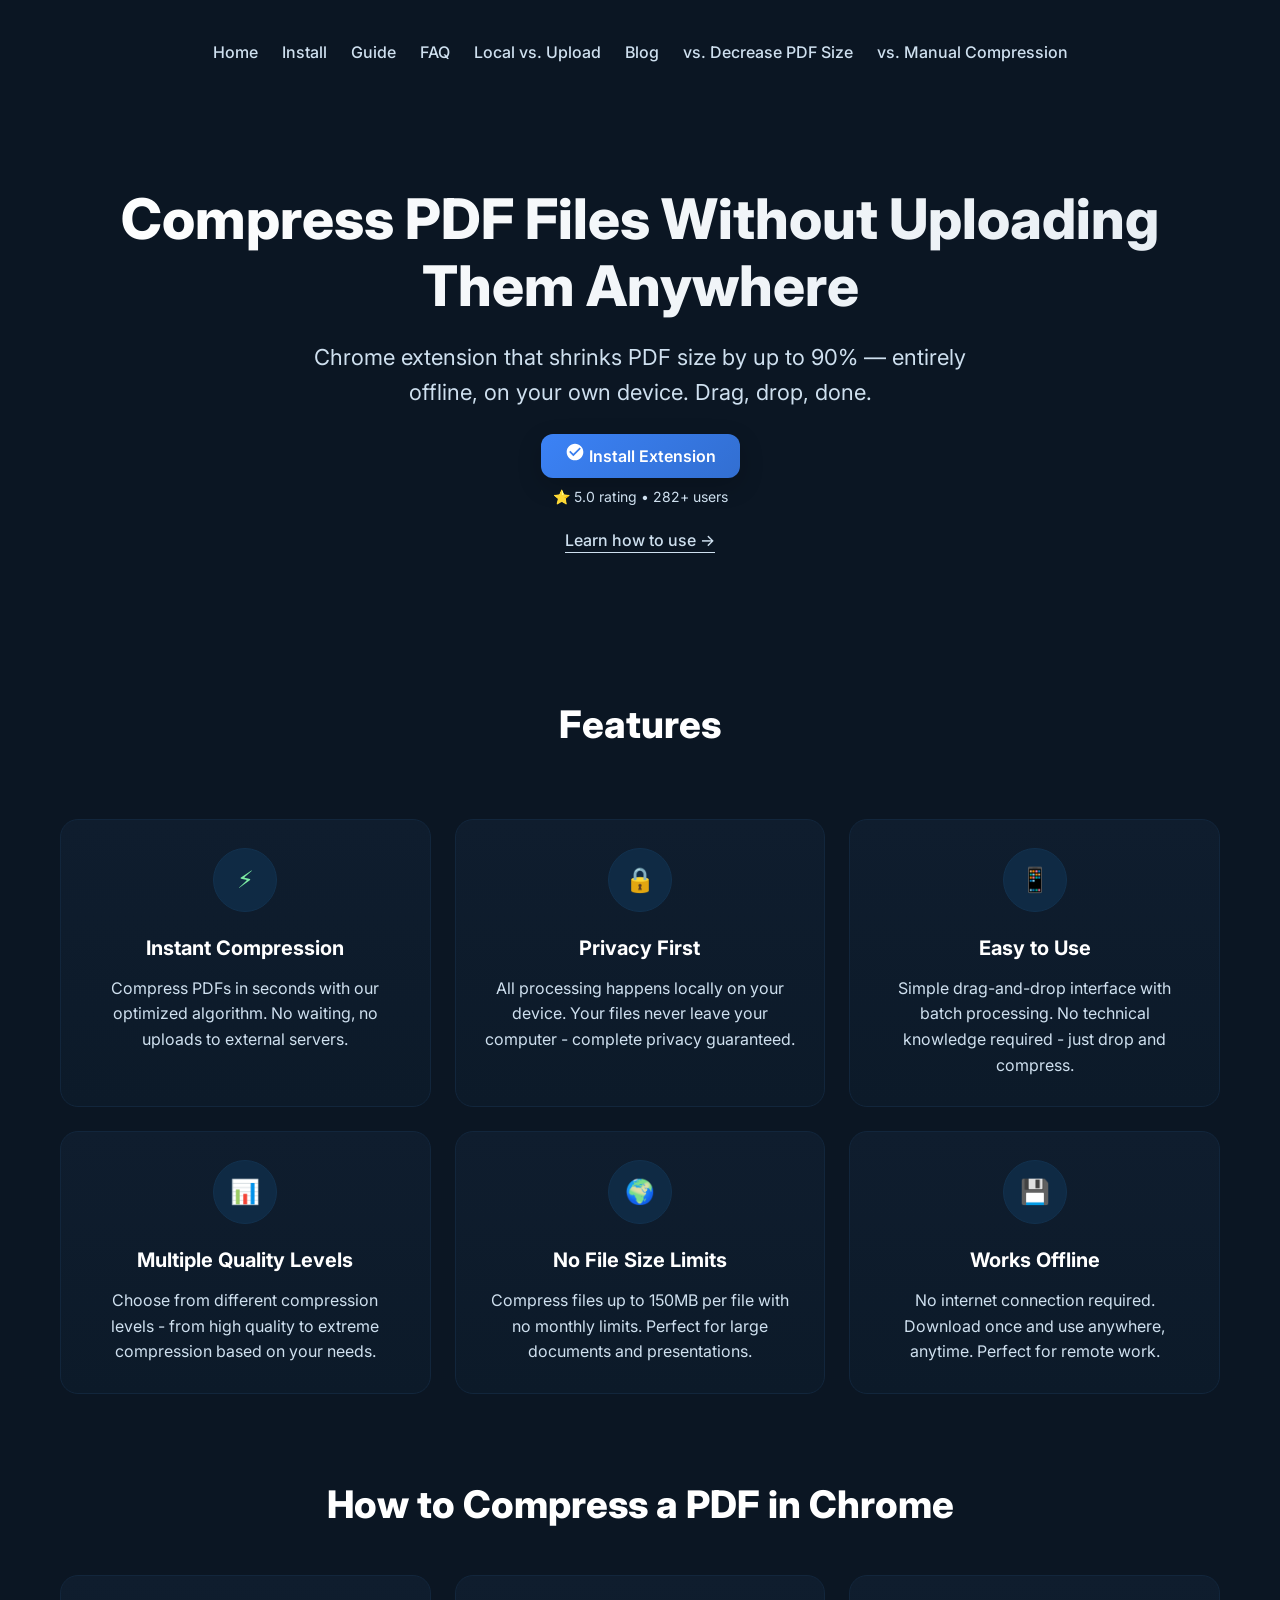
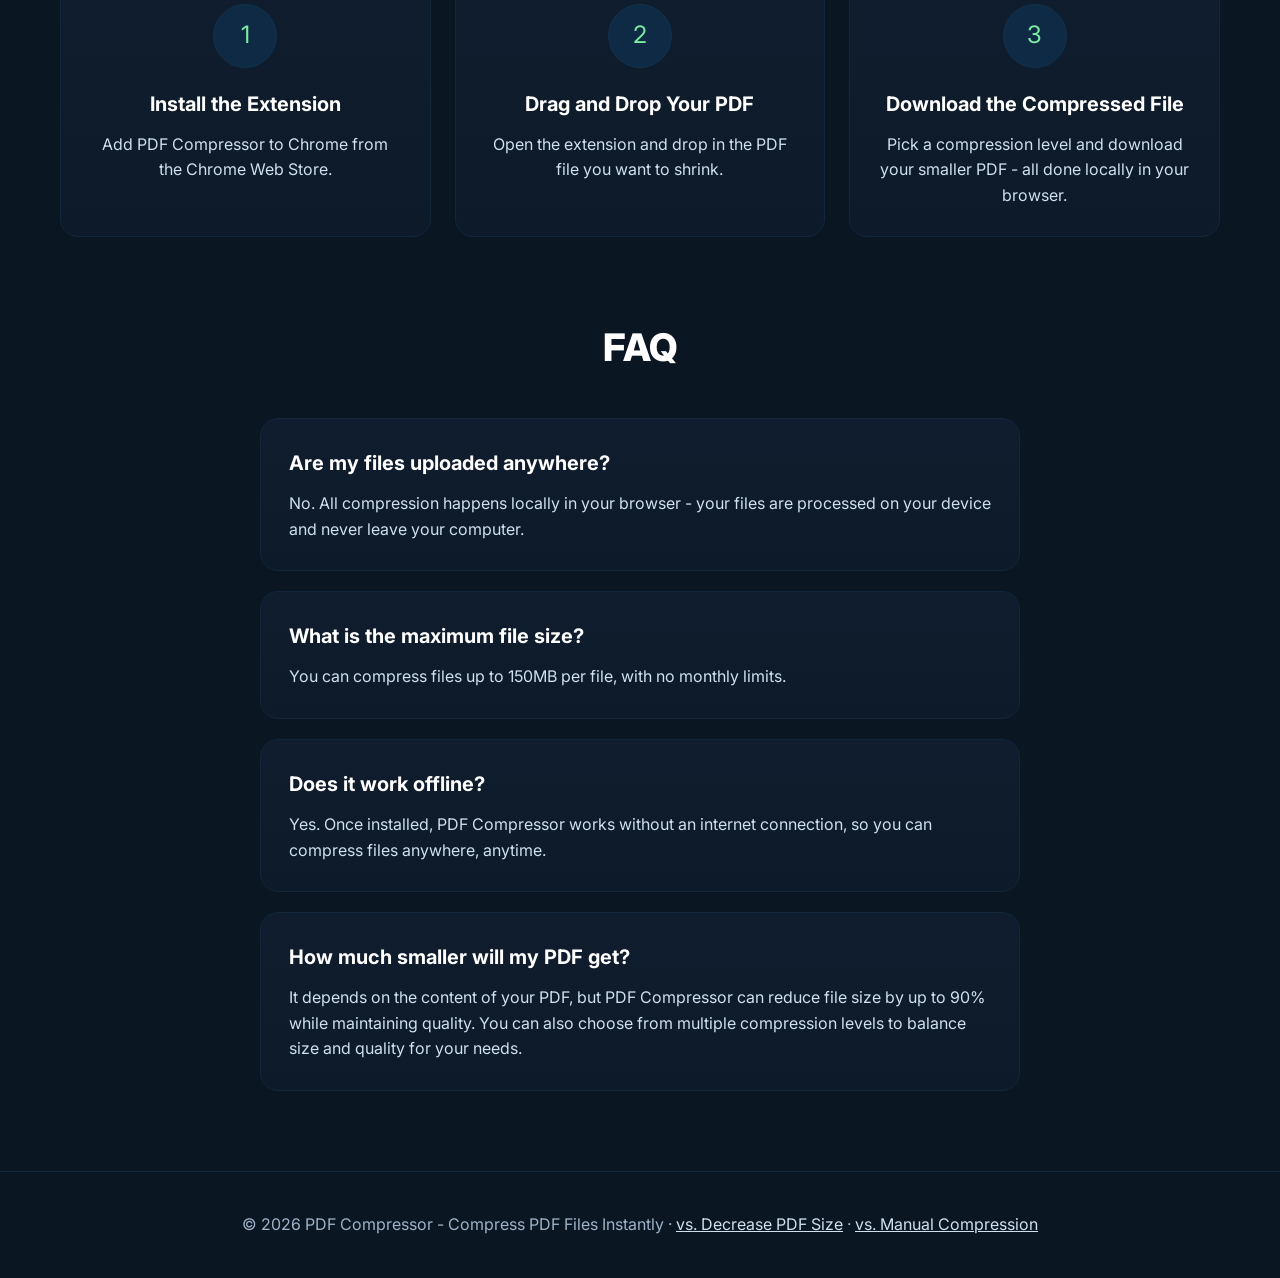
<file: index.html>
<!DOCTYPE html>
<html lang="en">
<head>
  <meta charset="utf-8" />
  <meta name="viewport" content="width=device-width, initial-scale=1" />
  <title>PDF Compressor - Compress PDF Files Instantly</title>
  <meta name="description" content="Compress PDF files instantly with our Chrome extension. Reduce file size while maintaining quality. No file size limits, works offline." />
  <link rel="canonical" href="https://compressor-pdf.com/" />

  <!-- Open Graph -->
  <meta property="og:type" content="website" />
  <meta property="og:url" content="https://compressor-pdf.com/" />
  <meta property="og:site_name" content="PDF Compressor" />
  <meta property="og:title" content="PDF Compressor - Compress PDF Files Instantly" />
  <meta property="og:description" content="Compress PDF files instantly with our Chrome extension. Reduce file size while maintaining quality. No file size limits, works offline." />
  <meta property="og:image" content="https://compressor-pdf.com/Landing_Screen_1_PDF%20Compressor.png" />

  <!-- Twitter Card -->
  <meta name="twitter:card" content="summary_large_image" />
  <meta name="twitter:title" content="PDF Compressor - Compress PDF Files Instantly" />
  <meta name="twitter:description" content="Compress PDF files instantly with our Chrome extension. Reduce file size while maintaining quality. No file size limits, works offline." />
  <meta name="twitter:image" content="https://compressor-pdf.com/Landing_Screen_1_PDF%20Compressor.png" />

  <!-- Structured data -->
  <script type="application/ld+json">
  {
    "@context": "https://schema.org",
    "@type": "SoftwareApplication",
    "name": "PDF Compressor",
    "applicationCategory": "BrowserApplication",
    "operatingSystem": "Chrome",
    "url": "https://compressor-pdf.com/",
    "description": "Compress PDF files instantly with our Chrome extension. Reduce file size while maintaining quality. No file size limits, works offline.",
    "installUrl": "https://chromewebstore.google.com/detail/pdf-compressor/pmkddnlhkeffkiomeijcancokeichgei"
  }
  </script>

  <!-- Google Tag Manager -->
  <script>(function(w,d,s,l,i){w[l]=w[l]||[];w[l].push({'gtm.start':
  new Date().getTime(),event:'gtm.js'});var f=d.getElementsByTagName(s)[0],
  j=d.createElement(s),dl=l!='dataLayer'?'&l='+l:'';j.async=true;j.src=
  'https://www.googletagmanager.com/gtm.js?id='+i+dl;f.parentNode.insertBefore(j,f);
  })(window,document,'script','dataLayer','GTM-55DXLQH4');</script>
  <!-- End Google Tag Manager -->

  <!-- Umami code -->
  <script defer src="https://cloud.umami.is/script.js" data-website-id="24f5e6fe-3038-49a9-a50f-7dc1986f6224"></script>
  
  <!-- Favicons -->
  <link rel="icon" type="image/png" href="/favicon-96x96.png" sizes="96x96" />
  <link rel="icon" type="image/svg+xml" href="/favicon.svg" />
  <link rel="shortcut icon" href="/favicon.ico" />
  <link rel="apple-touch-icon" sizes="180x180" href="/apple-touch-icon.png" />
  <link rel="manifest" href="/site.webmanifest" />
  
  <!-- Typography -->
  <link rel="preconnect" href="https://fonts.googleapis.com">
  <link rel="preconnect" href="https://fonts.gstatic.com" crossorigin>
  <link href="https://fonts.googleapis.com/css2?family=Inter:wght@400;600;700;800&display=swap" rel="stylesheet">

  <link rel="stylesheet" href="/shared/base.css" />

  <style>
    *{box-sizing:border-box}
    html,body{height:100%}
    body{
      margin:0;
      font-family: Inter, system-ui, -apple-system, "Segoe UI", Roboto, Helvetica, Arial, sans-serif;
      background: var(--body);
      color:#dbe7f3;
    }

    .wrap{
      max-width: 1200px;
      margin: 0 auto;
      padding: 0 20px;
    }

    .features{
      display: grid;
      grid-template-columns: repeat(auto-fit, minmax(300px, 1fr));
      gap: 24px;
      margin: 80px 0;
    }

    .feature-icon{
      width: 64px;
      height: 64px;
      background: #0f2a44;
      border: 1px solid #12314e;
      border-radius: 50%;
      display: flex;
      align-items: center;
      justify-content: center;
      margin: 0 auto 20px;
      color: #7ceba3;
      font-size: 24px;
    }

  
</style>
</head>
<body>
  <!-- Google Tag Manager (noscript) -->
  <noscript><iframe src="https://www.googletagmanager.com/ns.html?id=GTM-55DXLQH4"
  height="0" width="0" style="display:none;visibility:hidden"></iframe></noscript>
  <!-- End Google Tag Manager (noscript) -->

  <main class="wrap">
    <nav class="nav">
      <a href="/">Home</a>
      <a href="/install/">Install</a>
      <a href="/guide/">Guide</a>
      <a href="/faq/">FAQ</a>
      <a href="/local-vs-upload/">Local vs. Upload</a>
      <a href="/blog/">Blog</a>
      <a href="/vs-decrease-pdf-size/">vs. Decrease PDF Size</a>
      <a href="/vs-manual-compression/">vs. Manual Compression</a>
    </nav>

    <section class="hero">
      <h1>Compress PDF Files Without Uploading Them Anywhere</h1>
      <p>Chrome extension that shrinks PDF size by up to 90% — entirely offline, on your own device. Drag, drop, done.</p>
      <a href="https://chromewebstore.google.com/detail/pdf-compressor/pmkddnlhkeffkiomeijcancokeichgei" class="cta-button" target="_blank" rel="noopener">
        <svg width="20" height="20" viewBox="0 0 24 24" fill="currentColor">
          <path d="M12 2C6.48 2 2 6.48 2 12s4.48 10 10 10 10-4.48 10-10S17.52 2 12 2zm-2 15l-5-5 1.41-1.41L10 14.17l7.59-7.59L19 8l-9 9z"/>
        </svg>
        Install Extension
      </a>
      <div style="margin-top: 16px; color: var(--text-muted); font-size: 14px;">
        ⭐ 5.0 rating • 282+ users
      </div>
      <div style="margin-top: 20px;">
        <a href="/install/" style="color: var(--text-muted); text-decoration: none; font-weight: 500; border-bottom: 1px solid var(--text-muted); padding-bottom: 2px;">
          Learn how to use → 
        </a>
      </div>
    </section>

    <section class="features">
      <h2 style="text-align:center; font-size:clamp(28px,4vw,38px); font-weight:800; color:#fff; margin:0 0 40px; grid-column:1/-1;">Features</h2>
      <div class="feature-card">
        <div class="feature-icon">⚡</div>
        <h3>Instant Compression</h3>
        <p>Compress PDFs in seconds with our optimized algorithm. No waiting, no uploads to external servers.</p>
      </div>

      <div class="feature-card">
        <div class="feature-icon">🔒</div>
        <h3>Privacy First</h3>
        <p>All processing happens locally on your device. Your files never leave your computer - complete privacy guaranteed.</p>
      </div>

      <div class="feature-card">
        <div class="feature-icon">📱</div>
        <h3>Easy to Use</h3>
        <p>Simple drag-and-drop interface with batch processing. No technical knowledge required - just drop and compress.</p>
      </div>

      <div class="feature-card">
        <div class="feature-icon">📊</div>
        <h3>Multiple Quality Levels</h3>
        <p>Choose from different compression levels - from high quality to extreme compression based on your needs.</p>
      </div>

      <div class="feature-card">
        <div class="feature-icon">🌍</div>
        <h3>No File Size Limits</h3>
        <p>Compress files up to 150MB per file with no monthly limits. Perfect for large documents and presentations.</p>
      </div>

      <div class="feature-card">
        <div class="feature-icon">💾</div>
        <h3>Works Offline</h3>
        <p>No internet connection required. Download once and use anywhere, anytime. Perfect for remote work.</p>
      </div>
    </section>

    <section class="how-to" style="margin:80px 0;">
      <h2 style="text-align:center; font-size:clamp(28px,4vw,38px); font-weight:800; color:#fff; margin:0 0 40px;">How to Compress a PDF in Chrome</h2>
      <div class="features" style="margin:0; grid-template-columns:repeat(auto-fit, minmax(240px, 1fr));">
        <div class="feature-card">
          <div class="feature-icon">1</div>
          <h3>Install the Extension</h3>
          <p>Add PDF Compressor to Chrome from the Chrome Web Store.</p>
        </div>
        <div class="feature-card">
          <div class="feature-icon">2</div>
          <h3>Drag and Drop Your PDF</h3>
          <p>Open the extension and drop in the PDF file you want to shrink.</p>
        </div>
        <div class="feature-card">
          <div class="feature-icon">3</div>
          <h3>Download the Compressed File</h3>
          <p>Pick a compression level and download your smaller PDF - all done locally in your browser.</p>
        </div>
      </div>
    </section>

    <section class="faq" style="margin:80px 0;">
      <h2 style="text-align:center; font-size:clamp(28px,4vw,38px); font-weight:800; color:#fff; margin:0 0 40px;">FAQ</h2>
      <div style="max-width:760px; margin:0 auto; display:flex; flex-direction:column; gap:20px;">
        <div class="feature-card" style="text-align:left;">
          <h3>Are my files uploaded anywhere?</h3>
          <p>No. All compression happens locally in your browser - your files are processed on your device and never leave your computer.</p>
        </div>
        <div class="feature-card" style="text-align:left;">
          <h3>What is the maximum file size?</h3>
          <p>You can compress files up to 150MB per file, with no monthly limits.</p>
        </div>
        <div class="feature-card" style="text-align:left;">
          <h3>Does it work offline?</h3>
          <p>Yes. Once installed, PDF Compressor works without an internet connection, so you can compress files anywhere, anytime.</p>
        </div>
        <div class="feature-card" style="text-align:left;">
          <h3>How much smaller will my PDF get?</h3>
          <p>It depends on the content of your PDF, but PDF Compressor can reduce file size by up to 90% while maintaining quality. You can also choose from multiple compression levels to balance size and quality for your needs.</p>
        </div>
      </div>
    </section>
  </main>

  <!-- FAQPage structured data -->
  <script type="application/ld+json">
  {
    "@context": "https://schema.org",
    "@type": "FAQPage",
    "mainEntity": [
      {
        "@type": "Question",
        "name": "Are my files uploaded anywhere?",
        "acceptedAnswer": {
          "@type": "Answer",
          "text": "No. All compression happens locally in your browser - your files are processed on your device and never leave your computer."
        }
      },
      {
        "@type": "Question",
        "name": "What is the maximum file size?",
        "acceptedAnswer": {
          "@type": "Answer",
          "text": "You can compress files up to 150MB per file, with no monthly limits."
        }
      },
      {
        "@type": "Question",
        "name": "Does it work offline?",
        "acceptedAnswer": {
          "@type": "Answer",
          "text": "Yes. Once installed, PDF Compressor works without an internet connection, so you can compress files anywhere, anytime."
        }
      },
      {
        "@type": "Question",
        "name": "How much smaller will my PDF get?",
        "acceptedAnswer": {
          "@type": "Answer",
          "text": "It depends on the content of your PDF, but PDF Compressor can reduce file size by up to 90% while maintaining quality. You can also choose from multiple compression levels to balance size and quality for your needs."
        }
      }
    ]
  }
  </script>

  <footer class="footer">© 2026 PDF Compressor - Compress PDF Files Instantly · <a href="/vs-decrease-pdf-size/">vs. Decrease PDF Size</a> · <a href="/vs-manual-compression/">vs. Manual Compression</a></footer>
</body>
</html>
</file>
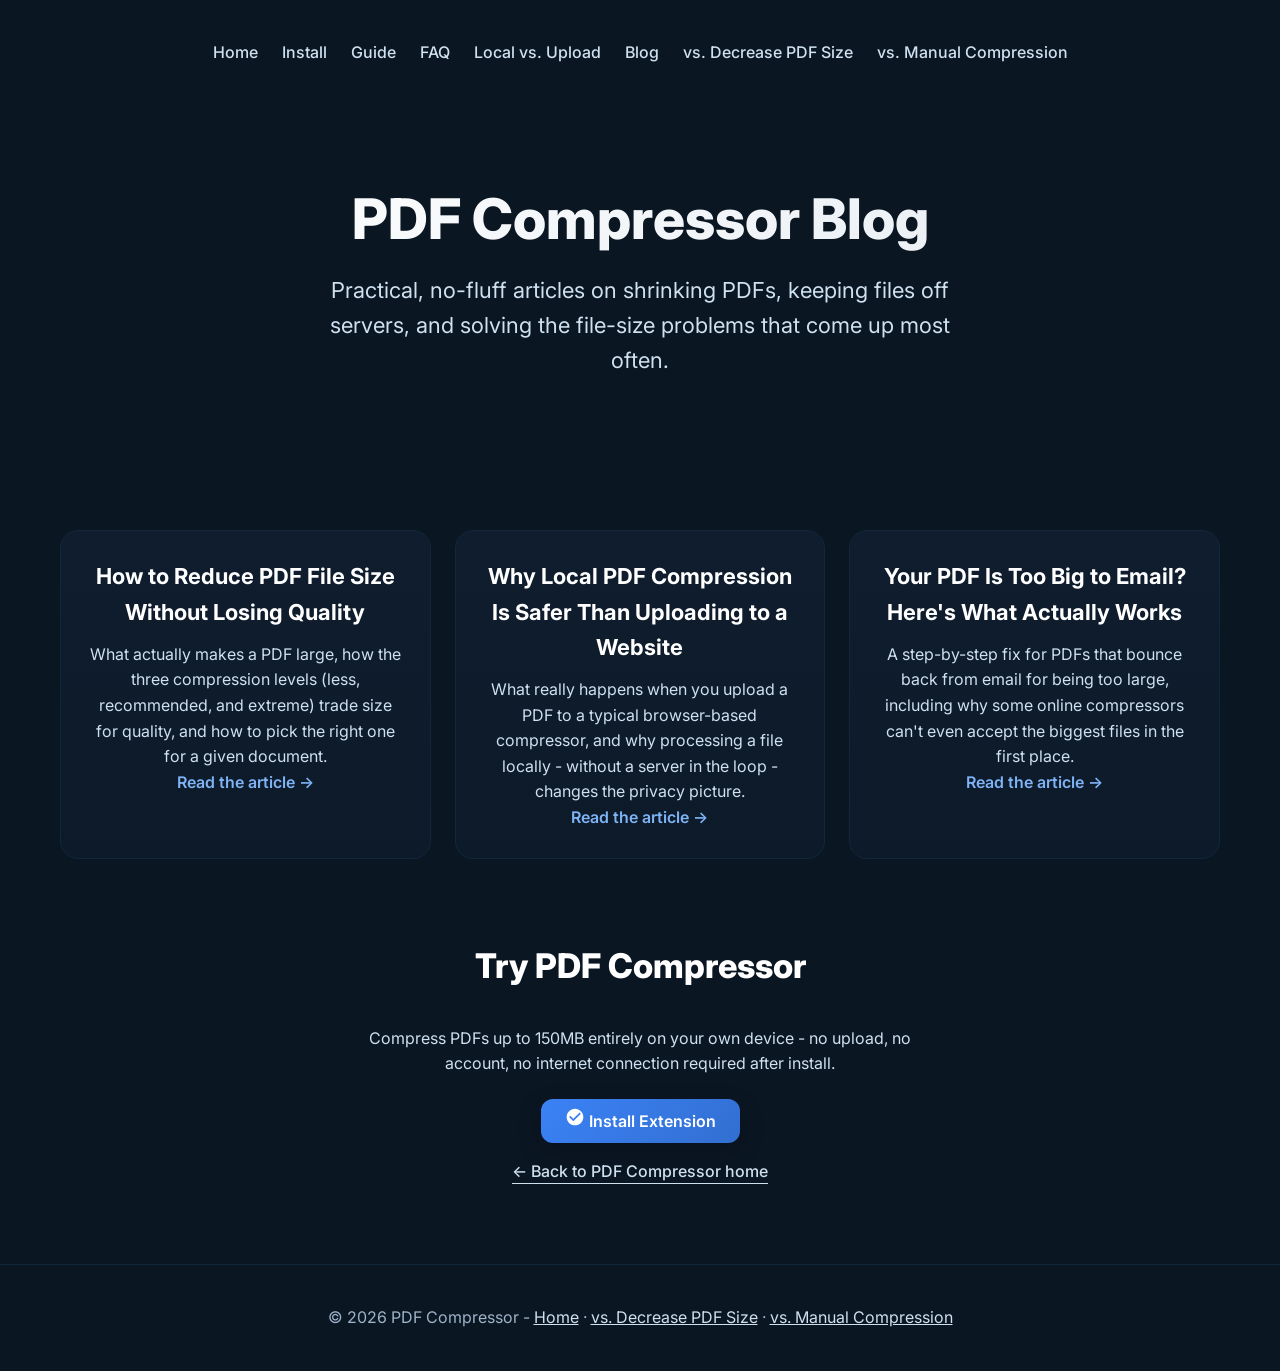
<file: blog/index.html>
<!DOCTYPE html>
<html lang="en">
<head>
  <meta charset="utf-8" />
  <meta name="viewport" content="width=device-width, initial-scale=1" />
  <title>PDF Compressor Blog - Guides on Compressing, Shrinking, and Securing PDFs</title>
  <meta name="description" content="Practical articles on reducing PDF file size without losing quality, keeping files off servers while compressing, and fixing oversized PDFs for email." />
  <link rel="canonical" href="https://compressor-pdf.com/blog/" />

  <!-- Open Graph -->
  <meta property="og:type" content="website" />
  <meta property="og:url" content="https://compressor-pdf.com/blog/" />
  <meta property="og:site_name" content="PDF Compressor" />
  <meta property="og:title" content="PDF Compressor Blog - Guides on Compressing, Shrinking, and Securing PDFs" />
  <meta property="og:description" content="Practical articles on reducing PDF file size without losing quality, keeping files off servers while compressing, and fixing oversized PDFs for email." />
  <meta property="og:image" content="https://compressor-pdf.com/Landing_Screen_1_PDF%20Compressor.png" />

  <!-- Twitter Card -->
  <meta name="twitter:card" content="summary_large_image" />
  <meta name="twitter:title" content="PDF Compressor Blog - Guides on Compressing, Shrinking, and Securing PDFs" />
  <meta name="twitter:description" content="Practical articles on reducing PDF file size without losing quality, keeping files off servers while compressing, and fixing oversized PDFs for email." />
  <meta name="twitter:image" content="https://compressor-pdf.com/Landing_Screen_1_PDF%20Compressor.png" />

  <!-- Structured data: BreadcrumbList -->
  <script type="application/ld+json">
  {
    "@context": "https://schema.org",
    "@type": "BreadcrumbList",
    "itemListElement": [
      { "@type": "ListItem", "position": 1, "name": "Home", "item": "https://compressor-pdf.com/" },
      { "@type": "ListItem", "position": 2, "name": "Blog", "item": "https://compressor-pdf.com/blog/" }
    ]
  }
  </script>

  <!-- Structured data: Blog -->
  <script type="application/ld+json">
  {
    "@context": "https://schema.org",
    "@type": "Blog",
    "name": "PDF Compressor Blog",
    "url": "https://compressor-pdf.com/blog/",
    "publisher": {
      "@type": "Organization",
      "name": "PDF Compressor",
      "logo": { "@type": "ImageObject", "url": "https://compressor-pdf.com/web-app-manifest-512x512.png" }
    },
    "blogPost": [
      {
        "@type": "BlogPosting",
        "headline": "How to Reduce PDF File Size Without Losing Quality",
        "url": "https://compressor-pdf.com/blog/reduce-pdf-file-size-without-losing-quality/",
        "datePublished": "2026-10-09"
      },
      {
        "@type": "BlogPosting",
        "headline": "Why Local PDF Compression Is Safer Than Uploading to a Website",
        "url": "https://compressor-pdf.com/blog/local-pdf-compression-vs-uploading/",
        "datePublished": "2026-10-09"
      },
      {
        "@type": "BlogPosting",
        "headline": "Your PDF Is Too Big to Email? Here's What Actually Works",
        "url": "https://compressor-pdf.com/blog/pdf-too-big-to-email/",
        "datePublished": "2026-10-09"
      }
    ]
  }
  </script>

  <!-- Google Tag Manager -->
  <script>(function(w,d,s,l,i){w[l]=w[l]||[];w[l].push({'gtm.start':
  new Date().getTime(),event:'gtm.js'});var f=d.getElementsByTagName(s)[0],
  j=d.createElement(s),dl=l!='dataLayer'?'&l='+l:'';j.async=true;j.src=
  'https://www.googletagmanager.com/gtm.js?id='+i+dl;f.parentNode.insertBefore(j,f);
  })(window,document,'script','dataLayer','GTM-55DXLQH4');</script>
  <!-- End Google Tag Manager -->

  <!-- Umami code -->
  <script defer src="https://cloud.umami.is/script.js" data-website-id="24f5e6fe-3038-49a9-a50f-7dc1986f6224"></script>

  <!-- Favicons -->
  <link rel="icon" type="image/png" href="/favicon-96x96.png" sizes="96x96" />
  <link rel="icon" type="image/svg+xml" href="/favicon.svg" />
  <link rel="shortcut icon" href="/favicon.ico" />
  <link rel="apple-touch-icon" sizes="180x180" href="/apple-touch-icon.png" />
  <link rel="manifest" href="/site.webmanifest" />

  <!-- Typography -->
  <link rel="preconnect" href="https://fonts.googleapis.com">
  <link rel="preconnect" href="https://fonts.gstatic.com" crossorigin>
  <link href="https://fonts.googleapis.com/css2?family=Inter:wght@400;600;700;800&display=swap" rel="stylesheet">

  <link rel="stylesheet" href="/shared/base.css" />

  <style>
    *{box-sizing:border-box}
    html,body{height:100%}
    body{
      margin:0;
      font-family: Inter, system-ui, -apple-system, "Segoe UI", Roboto, Helvetica, Arial, sans-serif;
      background: var(--body);
      color:#dbe7f3;
    }

    .wrap{
      max-width: 1200px;
      margin: 0 auto;
      padding: 0 20px;
    }

    .features{
      display: grid;
      grid-template-columns: repeat(auto-fit, minmax(300px, 1fr));
      gap: 24px;
      margin: 60px 0;
    }

    .feature-card h2{
      font-size: 22px;
      font-weight: 700;
      margin: 0 0 12px;
      color: #fff;
    }

    .feature-card a.read-more{
      color: #7fb3f5;
      text-decoration: none;
      font-weight: 600;
    }

    .feature-card a.read-more:hover{
      text-decoration: underline;
    }

    .section-title{
      text-align:center;
      font-size:clamp(26px,3.6vw,34px);
      font-weight:800;
      color:#fff;
      margin:0 0 32px;
    }

  
</style>
</head>
<body>
  <!-- Google Tag Manager (noscript) -->
  <noscript><iframe src="https://www.googletagmanager.com/ns.html?id=GTM-55DXLQH4"
  height="0" width="0" style="display:none;visibility:hidden"></iframe></noscript>
  <!-- End Google Tag Manager (noscript) -->

  <main class="wrap">
    <nav class="nav">
      <a href="/">Home</a>
      <a href="/install/">Install</a>
      <a href="/guide/">Guide</a>
      <a href="/faq/">FAQ</a>
      <a href="/local-vs-upload/">Local vs. Upload</a>
      <a href="/blog/">Blog</a>
      <a href="/vs-decrease-pdf-size/">vs. Decrease PDF Size</a>
      <a href="/vs-manual-compression/">vs. Manual Compression</a>
    </nav>

    <section class="hero">
      <h1>PDF Compressor Blog</h1>
      <p>Practical, no-fluff articles on shrinking PDFs, keeping files off servers, and solving the file-size problems that come up most often.</p>
    </section>

    <section>
      <div class="features">
        <div class="feature-card">
          <h2><a href="/blog/reduce-pdf-file-size-without-losing-quality/" style="color:#fff; text-decoration:none;">How to Reduce PDF File Size Without Losing Quality</a></h2>
          <p>What actually makes a PDF large, how the three compression levels (less, recommended, and extreme) trade size for quality, and how to pick the right one for a given document.</p>
          <a class="read-more" href="/blog/reduce-pdf-file-size-without-losing-quality/">Read the article →</a>
        </div>
        <div class="feature-card">
          <h2><a href="/blog/local-pdf-compression-vs-uploading/" style="color:#fff; text-decoration:none;">Why Local PDF Compression Is Safer Than Uploading to a Website</a></h2>
          <p>What really happens when you upload a PDF to a typical browser-based compressor, and why processing a file locally - without a server in the loop - changes the privacy picture.</p>
          <a class="read-more" href="/blog/local-pdf-compression-vs-uploading/">Read the article →</a>
        </div>
        <div class="feature-card">
          <h2><a href="/blog/pdf-too-big-to-email/" style="color:#fff; text-decoration:none;">Your PDF Is Too Big to Email? Here's What Actually Works</a></h2>
          <p>A step-by-step fix for PDFs that bounce back from email for being too large, including why some online compressors can't even accept the biggest files in the first place.</p>
          <a class="read-more" href="/blog/pdf-too-big-to-email/">Read the article →</a>
        </div>
      </div>
    </section>

    <section style="text-align:center; margin: 80px 0;">
      <h2 class="section-title">Try PDF Compressor</h2>
      <p style="color: var(--text-muted); max-width: 560px; margin: 0 auto 30px;">Compress PDFs up to 150MB entirely on your own device - no upload, no account, no internet connection required after install.</p>
      <a href="https://chromewebstore.google.com/detail/pdf-compressor/pmkddnlhkeffkiomeijcancokeichgei" class="cta-button" target="_blank" rel="noopener">
        <svg width="20" height="20" viewBox="0 0 24 24" fill="currentColor">
          <path d="M12 2C6.48 2 2 6.48 2 12s4.48 10 10 10 10-4.48 10-10S17.52 2 12 2zm-2 15l-5-5 1.41-1.41L10 14.17l7.59-7.59L19 8l-9 9z"/>
        </svg>
        Install Extension
      </a>
      <div style="margin-top: 24px;">
        <a href="/" style="color: var(--text-muted); text-decoration: none; font-weight: 500; border-bottom: 1px solid var(--text-muted); padding-bottom: 2px;">
          ← Back to PDF Compressor home
        </a>
      </div>
    </section>
  </main>

  <footer class="footer">© 2026 PDF Compressor - <a href="/">Home</a> · <a href="/vs-decrease-pdf-size/">vs. Decrease PDF Size</a> · <a href="/vs-manual-compression/">vs. Manual Compression</a></footer>
</body>
</html>
</file>
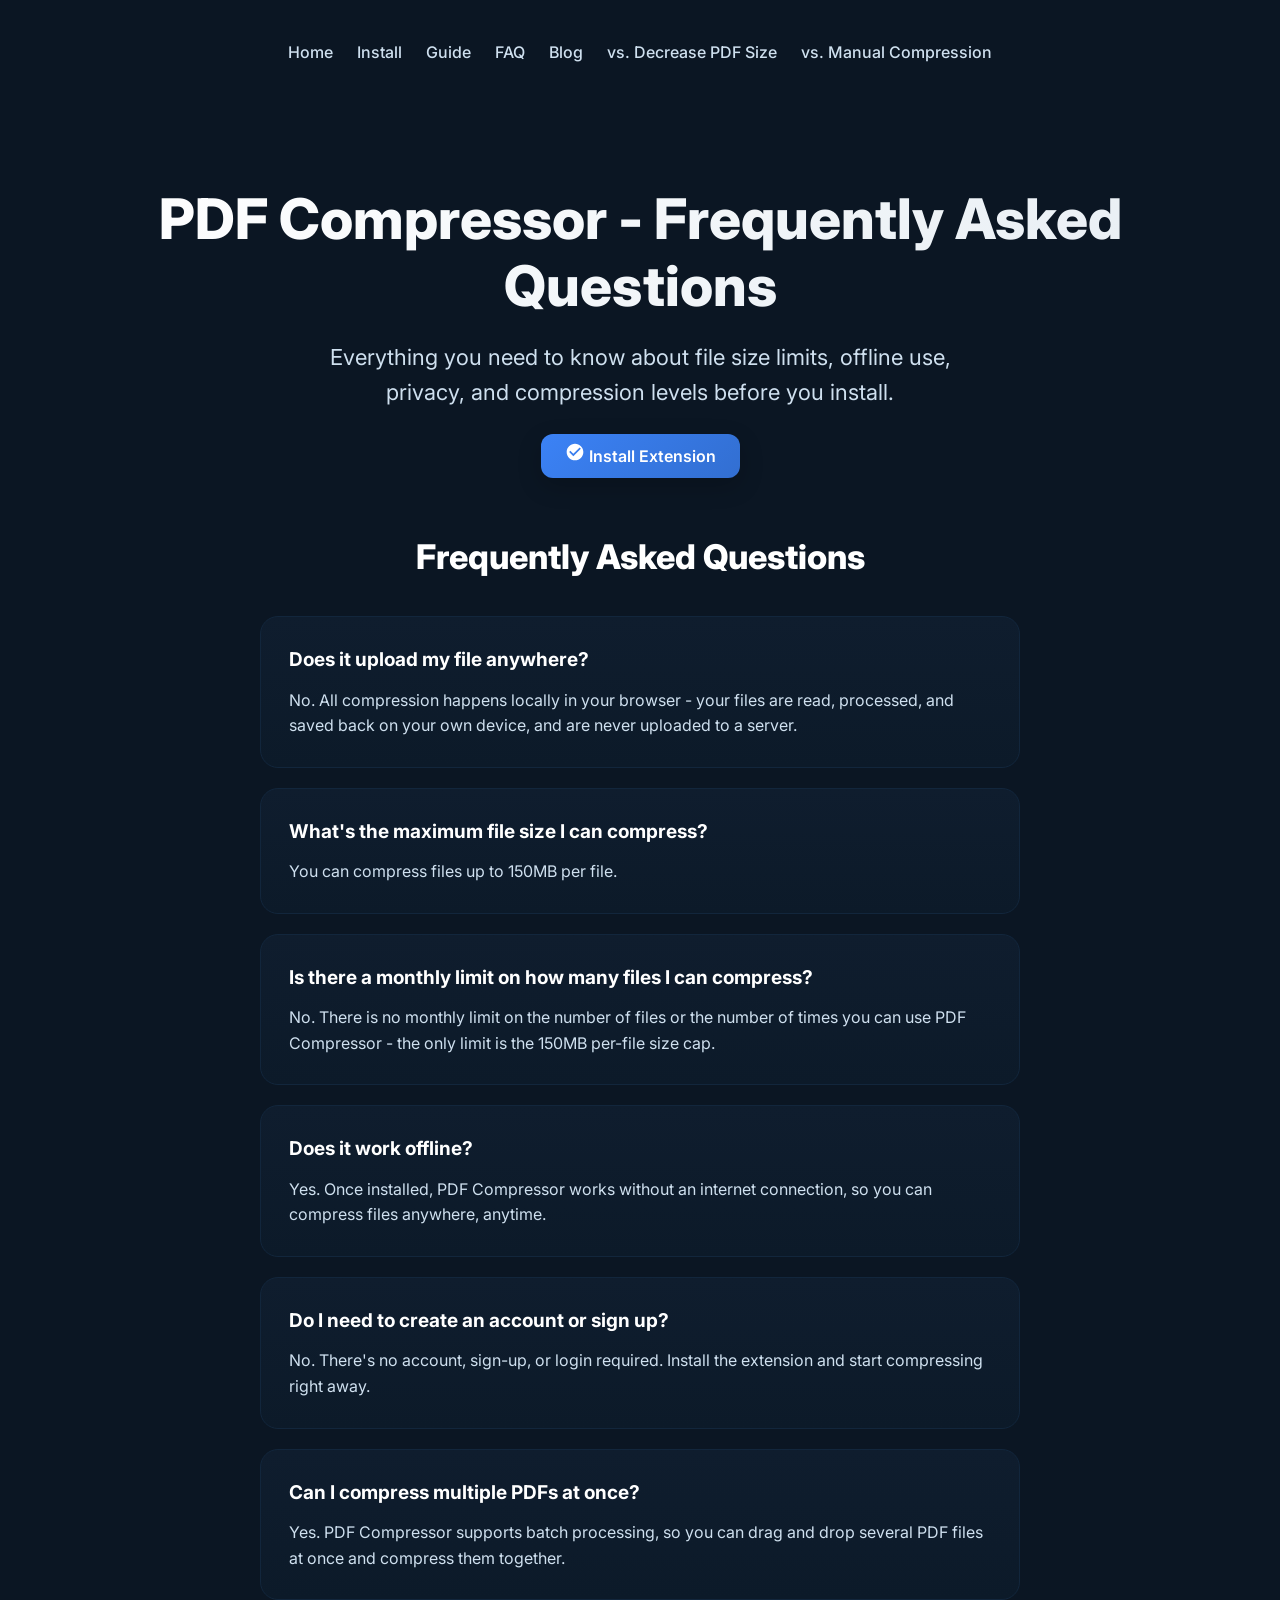
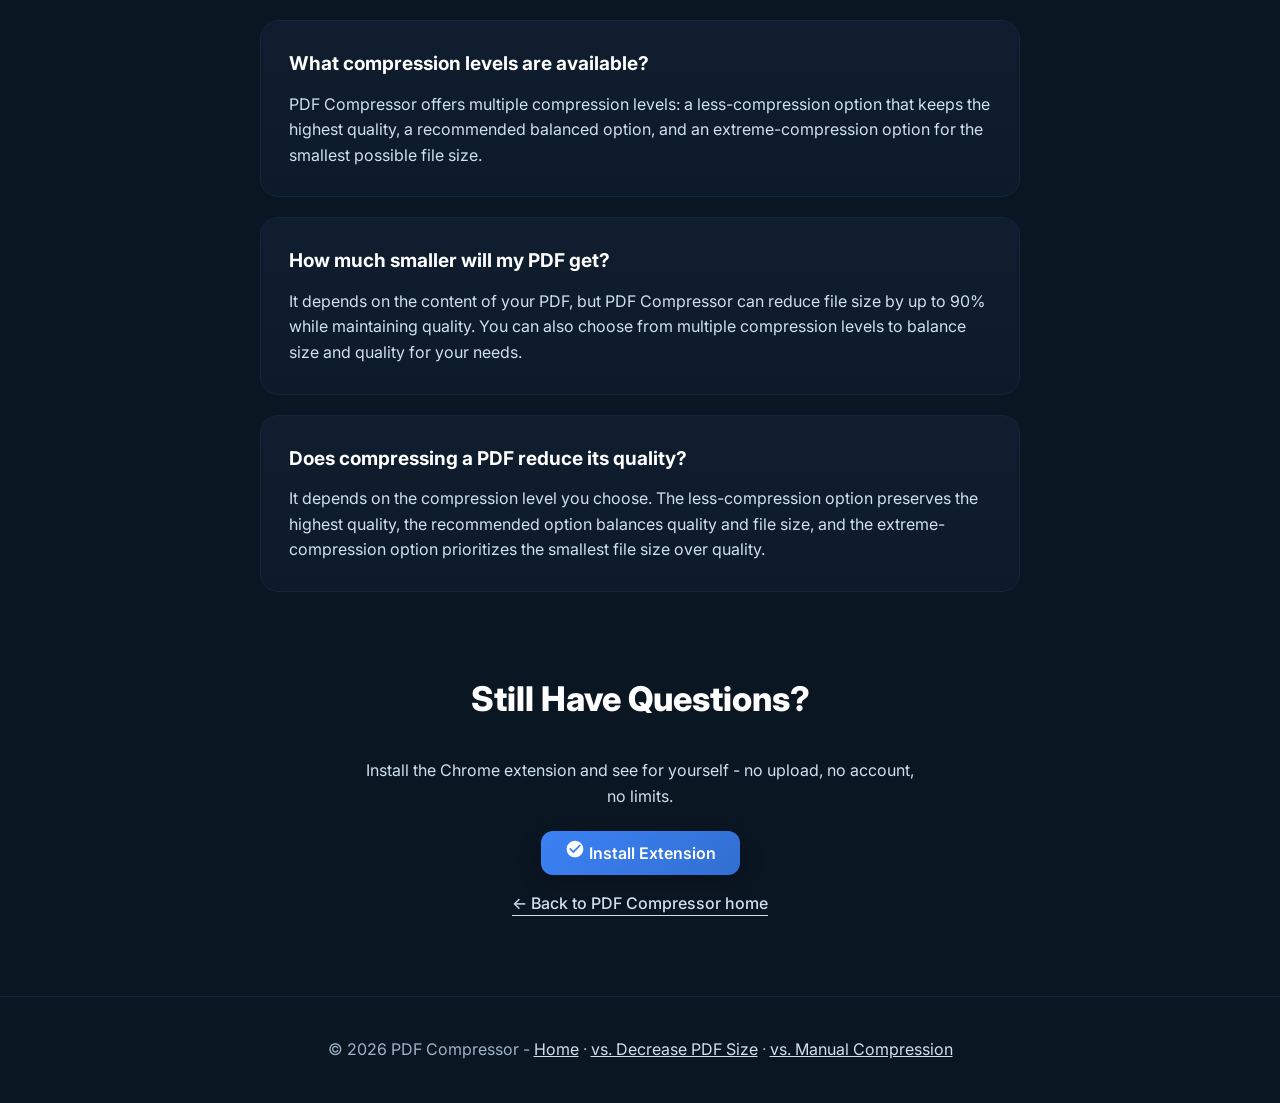
<file: faq/index.html>
<!DOCTYPE html>
<html lang="en">
<head>
  <meta charset="utf-8" />
  <meta name="viewport" content="width=device-width, initial-scale=1" />
  <title>PDF Compressor FAQ - File Size Limits, Offline Use, Privacy</title>
  <meta name="description" content="Answers to common questions about PDF Compressor: file size limits, monthly limits, offline use, privacy, batch processing, and compression levels." />
  <link rel="canonical" href="https://compressor-pdf.com/faq/" />

  <!-- Open Graph -->
  <meta property="og:type" content="website" />
  <meta property="og:url" content="https://compressor-pdf.com/faq/" />
  <meta property="og:site_name" content="PDF Compressor" />
  <meta property="og:title" content="PDF Compressor FAQ - File Size Limits, Offline Use, Privacy" />
  <meta property="og:description" content="Answers to common questions about PDF Compressor: file size limits, monthly limits, offline use, privacy, batch processing, and compression levels." />
  <meta property="og:image" content="https://compressor-pdf.com/Landing_Screen_1_PDF%20Compressor.png" />

  <!-- Twitter Card -->
  <meta name="twitter:card" content="summary_large_image" />
  <meta name="twitter:title" content="PDF Compressor FAQ - File Size Limits, Offline Use, Privacy" />
  <meta name="twitter:description" content="Answers to common questions about PDF Compressor: file size limits, monthly limits, offline use, privacy, batch processing, and compression levels." />
  <meta name="twitter:image" content="https://compressor-pdf.com/Landing_Screen_1_PDF%20Compressor.png" />

  <!-- Structured data: FAQPage -->
  <script type="application/ld+json">
  {
    "@context": "https://schema.org",
    "@type": "FAQPage",
    "mainEntity": [
      {
        "@type": "Question",
        "name": "Does it upload my file anywhere?",
        "acceptedAnswer": {
          "@type": "Answer",
          "text": "No. All compression happens locally in your browser - your files are read, processed, and saved back on your own device, and are never uploaded to a server."
        }
      },
      {
        "@type": "Question",
        "name": "What's the maximum file size I can compress?",
        "acceptedAnswer": {
          "@type": "Answer",
          "text": "You can compress files up to 150MB per file."
        }
      },
      {
        "@type": "Question",
        "name": "Is there a monthly limit on how many files I can compress?",
        "acceptedAnswer": {
          "@type": "Answer",
          "text": "No. There is no monthly limit on the number of files or the number of times you can use PDF Compressor - the only limit is the 150MB per-file size cap."
        }
      },
      {
        "@type": "Question",
        "name": "Does it work offline?",
        "acceptedAnswer": {
          "@type": "Answer",
          "text": "Yes. Once installed, PDF Compressor works without an internet connection, so you can compress files anywhere, anytime."
        }
      },
      {
        "@type": "Question",
        "name": "Do I need to create an account or sign up?",
        "acceptedAnswer": {
          "@type": "Answer",
          "text": "No. There's no account, sign-up, or login required. Install the extension and start compressing right away."
        }
      },
      {
        "@type": "Question",
        "name": "Can I compress multiple PDFs at once?",
        "acceptedAnswer": {
          "@type": "Answer",
          "text": "Yes. PDF Compressor supports batch processing, so you can drag and drop several PDF files at once and compress them together."
        }
      },
      {
        "@type": "Question",
        "name": "What compression levels are available?",
        "acceptedAnswer": {
          "@type": "Answer",
          "text": "PDF Compressor offers multiple compression levels: a less-compression option that keeps the highest quality, a recommended balanced option, and an extreme-compression option for the smallest possible file size."
        }
      },
      {
        "@type": "Question",
        "name": "How much smaller will my PDF get?",
        "acceptedAnswer": {
          "@type": "Answer",
          "text": "It depends on the content of your PDF, but PDF Compressor can reduce file size by up to 90% while maintaining quality. You can also choose from multiple compression levels to balance size and quality for your needs."
        }
      },
      {
        "@type": "Question",
        "name": "Does compressing a PDF reduce its quality?",
        "acceptedAnswer": {
          "@type": "Answer",
          "text": "It depends on the compression level you choose. The less-compression option preserves the highest quality, the recommended option balances quality and file size, and the extreme-compression option prioritizes the smallest file size over quality."
        }
      }
    ]
  }
  </script>

  <!-- Structured data: BreadcrumbList -->
  <script type="application/ld+json">
  {
    "@context": "https://schema.org",
    "@type": "BreadcrumbList",
    "itemListElement": [
      { "@type": "ListItem", "position": 1, "name": "Home", "item": "https://compressor-pdf.com/" },
      { "@type": "ListItem", "position": 2, "name": "FAQ", "item": "https://compressor-pdf.com/faq/" }
    ]
  }
  </script>

  <!-- Google Tag Manager -->
  <script>(function(w,d,s,l,i){w[l]=w[l]||[];w[l].push({'gtm.start':
  new Date().getTime(),event:'gtm.js'});var f=d.getElementsByTagName(s)[0],
  j=d.createElement(s),dl=l!='dataLayer'?'&l='+l:'';j.async=true;j.src=
  'https://www.googletagmanager.com/gtm.js?id='+i+dl;f.parentNode.insertBefore(j,f);
  })(window,document,'script','dataLayer','GTM-55DXLQH4');</script>
  <!-- End Google Tag Manager -->

  <!-- Umami code -->
  <script defer src="https://cloud.umami.is/script.js" data-website-id="24f5e6fe-3038-49a9-a50f-7dc1986f6224"></script>

  <!-- Favicons -->
  <link rel="icon" type="image/png" href="/favicon-96x96.png" sizes="96x96" />
  <link rel="icon" type="image/svg+xml" href="/favicon.svg" />
  <link rel="shortcut icon" href="/favicon.ico" />
  <link rel="apple-touch-icon" sizes="180x180" href="/apple-touch-icon.png" />
  <link rel="manifest" href="/site.webmanifest" />

  <!-- Typography -->
  <link rel="preconnect" href="https://fonts.googleapis.com">
  <link rel="preconnect" href="https://fonts.gstatic.com" crossorigin>
  <link href="https://fonts.googleapis.com/css2?family=Inter:wght@400;600;700;800&display=swap" rel="stylesheet">

  <link rel="stylesheet" href="/shared/base.css" />

  <style>
    *{box-sizing:border-box}
    html,body{height:100%}
    body{
      margin:0;
      font-family: Inter, system-ui, -apple-system, "Segoe UI", Roboto, Helvetica, Arial, sans-serif;
      background: var(--body);
      color:#dbe7f3;
    }

    .wrap{
      max-width: 1200px;
      margin: 0 auto;
      padding: 0 20px;
    }

    .section-title{
      text-align:center;
      font-size:clamp(26px,3.6vw,34px);
      font-weight:800;
      color:#fff;
      margin:0 0 32px;
    }

    .faq-list{
      max-width:760px;
      margin:0 auto;
      display:flex;
      flex-direction:column;
      gap:20px;
    }

    .faq-list .feature-card{
      text-align:left;
    }

    .faq-list h2{
      font-size: 19px;
      font-weight: 700;
      margin: 0 0 12px;
      color: #fff;
    }

    .faq-list p{
      color: var(--text-muted);
      line-height: 1.6;
      margin: 0;
    }

  
</style>
</head>
<body>
  <!-- Google Tag Manager (noscript) -->
  <noscript><iframe src="https://www.googletagmanager.com/ns.html?id=GTM-55DXLQH4"
  height="0" width="0" style="display:none;visibility:hidden"></iframe></noscript>
  <!-- End Google Tag Manager (noscript) -->

  <main class="wrap">
    <nav class="nav">
      <a href="/">Home</a>
      <a href="/install/">Install</a>
      <a href="/guide/">Guide</a>
      <a href="/faq/">FAQ</a>
      <a href="/blog/">Blog</a>
      <a href="/vs-decrease-pdf-size/">vs. Decrease PDF Size</a>
      <a href="/vs-manual-compression/">vs. Manual Compression</a>
    </nav>

    <section class="hero">
      <h1>PDF Compressor - Frequently Asked Questions</h1>
      <p>Everything you need to know about file size limits, offline use, privacy, and compression levels before you install.</p>
      <a href="https://chromewebstore.google.com/detail/pdf-compressor/pmkddnlhkeffkiomeijcancokeichgei" class="cta-button" target="_blank" rel="noopener">
        <svg width="20" height="20" viewBox="0 0 24 24" fill="currentColor">
          <path d="M12 2C6.48 2 2 6.48 2 12s4.48 10 10 10 10-4.48 10-10S17.52 2 12 2zm-2 15l-5-5 1.41-1.41L10 14.17l7.59-7.59L19 8l-9 9z"/>
        </svg>
        Install Extension
      </a>
    </section>

    <section>
      <h2 class="section-title">Frequently Asked Questions</h2>
      <div class="faq-list">
        <div class="feature-card">
          <h2>Does it upload my file anywhere?</h2>
          <p>No. All compression happens locally in your browser - your files are read, processed, and saved back on your own device, and are never uploaded to a server.</p>
        </div>
        <div class="feature-card">
          <h2>What's the maximum file size I can compress?</h2>
          <p>You can compress files up to 150MB per file.</p>
        </div>
        <div class="feature-card">
          <h2>Is there a monthly limit on how many files I can compress?</h2>
          <p>No. There is no monthly limit on the number of files or the number of times you can use PDF Compressor - the only limit is the 150MB per-file size cap.</p>
        </div>
        <div class="feature-card">
          <h2>Does it work offline?</h2>
          <p>Yes. Once installed, PDF Compressor works without an internet connection, so you can compress files anywhere, anytime.</p>
        </div>
        <div class="feature-card">
          <h2>Do I need to create an account or sign up?</h2>
          <p>No. There's no account, sign-up, or login required. Install the extension and start compressing right away.</p>
        </div>
        <div class="feature-card">
          <h2>Can I compress multiple PDFs at once?</h2>
          <p>Yes. PDF Compressor supports batch processing, so you can drag and drop several PDF files at once and compress them together.</p>
        </div>
        <div class="feature-card">
          <h2>What compression levels are available?</h2>
          <p>PDF Compressor offers multiple compression levels: a less-compression option that keeps the highest quality, a recommended balanced option, and an extreme-compression option for the smallest possible file size.</p>
        </div>
        <div class="feature-card">
          <h2>How much smaller will my PDF get?</h2>
          <p>It depends on the content of your PDF, but PDF Compressor can reduce file size by up to 90% while maintaining quality. You can also choose from multiple compression levels to balance size and quality for your needs.</p>
        </div>
        <div class="feature-card">
          <h2>Does compressing a PDF reduce its quality?</h2>
          <p>It depends on the compression level you choose. The less-compression option preserves the highest quality, the recommended option balances quality and file size, and the extreme-compression option prioritizes the smallest file size over quality.</p>
        </div>
      </div>
    </section>

    <section style="text-align:center; margin: 80px 0;">
      <h2 class="section-title">Still Have Questions?</h2>
      <p style="color: var(--text-muted); max-width: 560px; margin: 0 auto 30px;">Install the Chrome extension and see for yourself - no upload, no account, no limits.</p>
      <a href="https://chromewebstore.google.com/detail/pdf-compressor/pmkddnlhkeffkiomeijcancokeichgei" class="cta-button" target="_blank" rel="noopener">
        <svg width="20" height="20" viewBox="0 0 24 24" fill="currentColor">
          <path d="M12 2C6.48 2 2 6.48 2 12s4.48 10 10 10 10-4.48 10-10S17.52 2 12 2zm-2 15l-5-5 1.41-1.41L10 14.17l7.59-7.59L19 8l-9 9z"/>
        </svg>
        Install Extension
      </a>
      <div style="margin-top: 24px;">
        <a href="/" style="color: var(--text-muted); text-decoration: none; font-weight: 500; border-bottom: 1px solid var(--text-muted); padding-bottom: 2px;">
          ← Back to PDF Compressor home
        </a>
      </div>
    </section>
  </main>

  <footer class="footer">© 2026 PDF Compressor - <a href="/">Home</a> · <a href="/vs-decrease-pdf-size/">vs. Decrease PDF Size</a> · <a href="/vs-manual-compression/">vs. Manual Compression</a></footer>
</body>
</html>
</file>
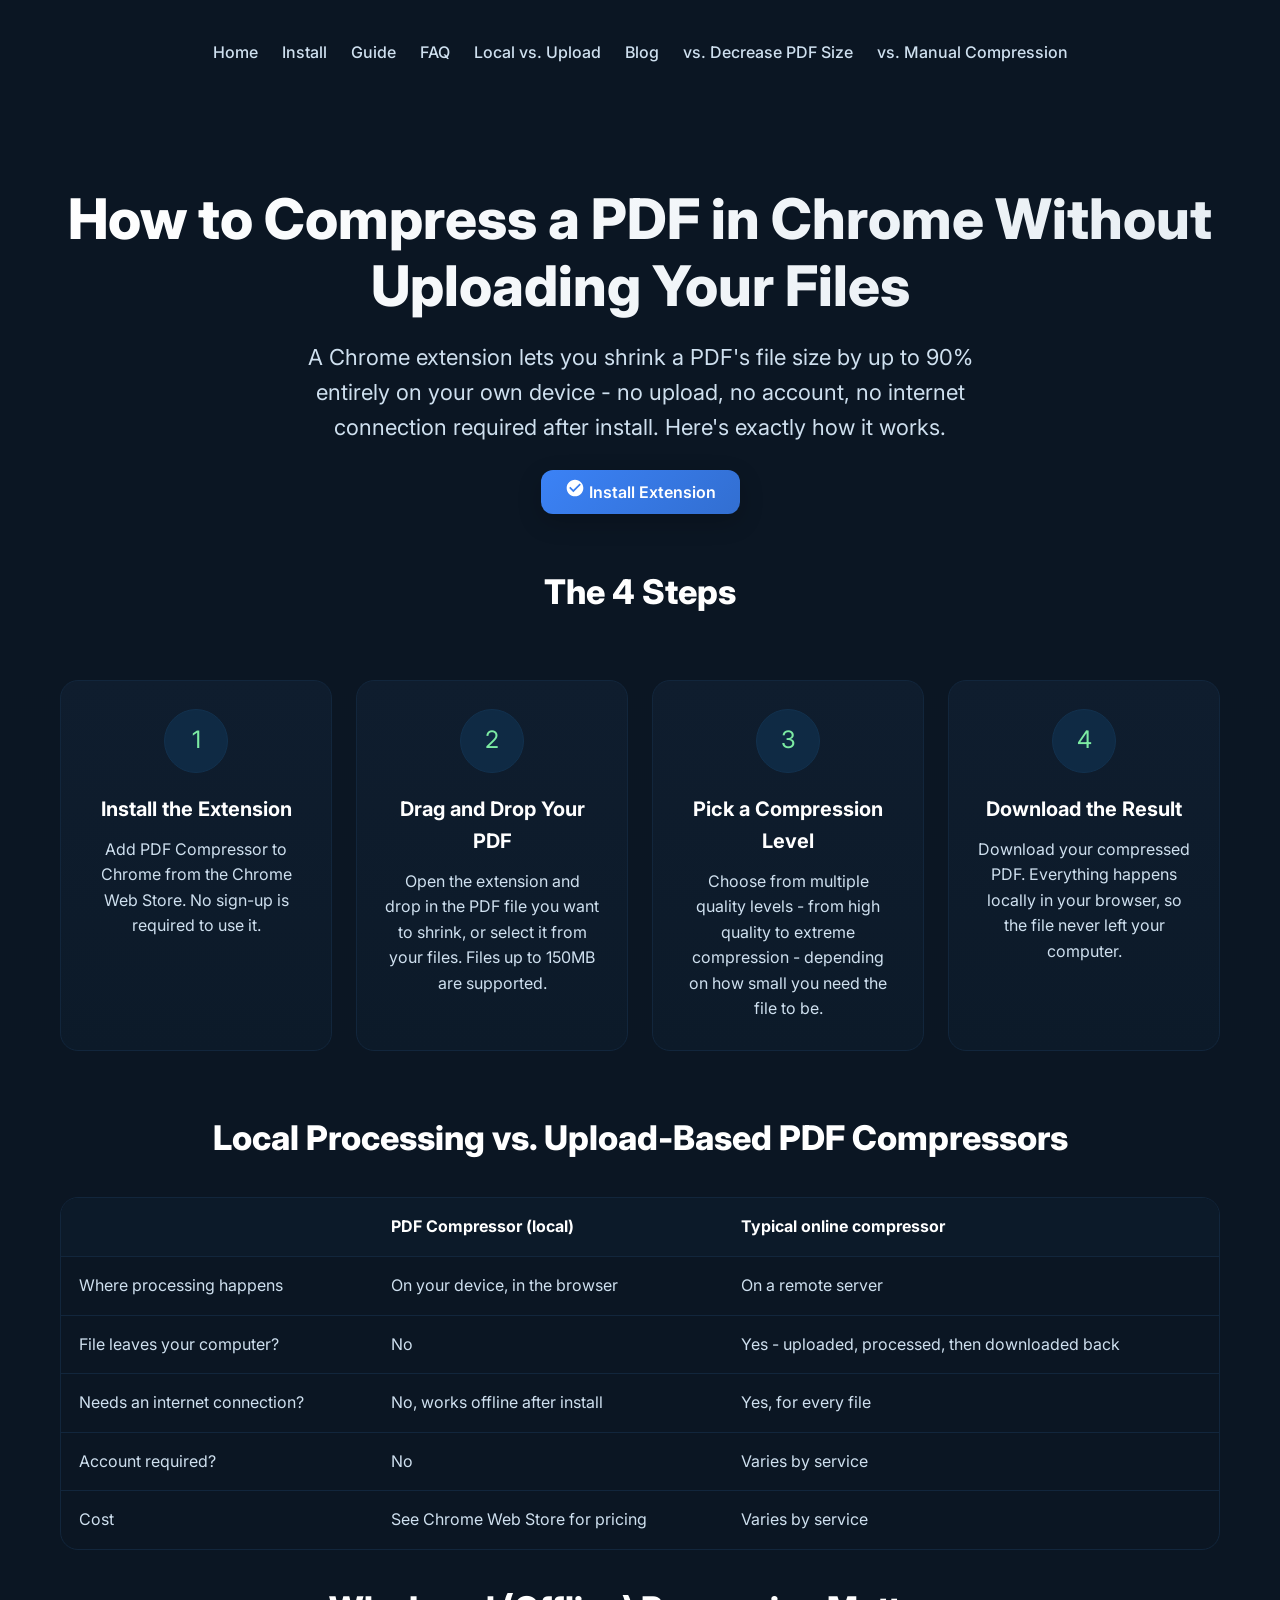
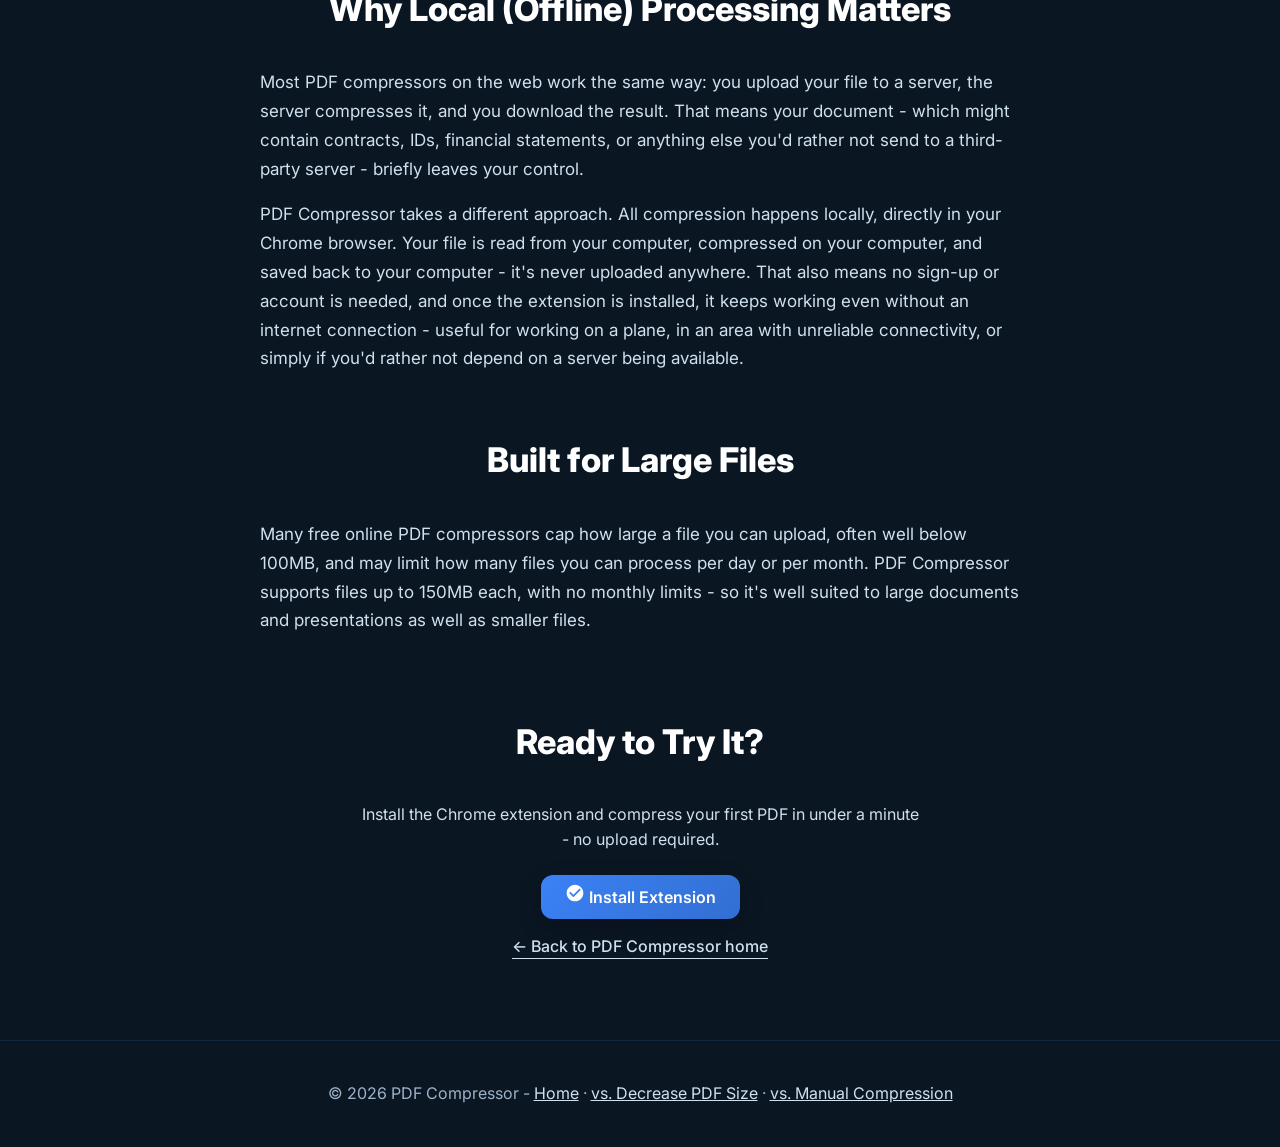
<file: guide/index.html>
<!DOCTYPE html>
<html lang="en">
<head>
  <meta charset="utf-8" />
  <meta name="viewport" content="width=device-width, initial-scale=1" />
  <title>How to Compress a PDF in Chrome Without Uploading Your Files</title>
  <meta name="description" content="Step-by-step guide to compressing a PDF in Chrome without uploading it anywhere. Fully offline processing, files up to 150MB, no monthly limits." />
  <link rel="canonical" href="https://compressor-pdf.com/guide/" />

  <!-- Open Graph -->
  <meta property="og:type" content="article" />
  <meta property="og:url" content="https://compressor-pdf.com/guide/" />
  <meta property="og:site_name" content="PDF Compressor" />
  <meta property="og:title" content="How to Compress a PDF in Chrome Without Uploading Your Files" />
  <meta property="og:description" content="Step-by-step guide to compressing a PDF in Chrome without uploading it anywhere. Fully offline processing, files up to 150MB, no monthly limits." />
  <meta property="og:image" content="https://compressor-pdf.com/Landing_Screen_1_PDF%20Compressor.png" />

  <!-- Twitter Card -->
  <meta name="twitter:card" content="summary_large_image" />
  <meta name="twitter:title" content="How to Compress a PDF in Chrome Without Uploading Your Files" />
  <meta name="twitter:description" content="Step-by-step guide to compressing a PDF in Chrome without uploading it anywhere. Fully offline processing, files up to 150MB, no monthly limits." />
  <meta name="twitter:image" content="https://compressor-pdf.com/Landing_Screen_1_PDF%20Compressor.png" />

  <!-- Structured data: HowTo -->
  <script type="application/ld+json">
  {
    "@context": "https://schema.org",
    "@type": "HowTo",
    "name": "How to Compress a PDF in Chrome Without Uploading Your Files",
    "description": "Compress a PDF file in Chrome using an extension that processes files locally, without uploading them to a server.",
    "step": [
      {
        "@type": "HowToStep",
        "position": 1,
        "name": "Install the extension",
        "text": "Add PDF Compressor to Chrome from the Chrome Web Store."
      },
      {
        "@type": "HowToStep",
        "position": 2,
        "name": "Drag and drop your PDF",
        "text": "Open the extension and drop in the PDF file you want to shrink."
      },
      {
        "@type": "HowToStep",
        "position": 3,
        "name": "Choose a compression level",
        "text": "Pick from the available compression levels, from high quality to extreme compression, depending on how much you want to shrink the file."
      },
      {
        "@type": "HowToStep",
        "position": 4,
        "name": "Download the compressed file",
        "text": "Download your smaller PDF. The whole process happens locally in your browser - the file is never uploaded anywhere."
      }
    ]
  }
  </script>

  <!-- Structured data: BreadcrumbList -->
  <script type="application/ld+json">
  {
    "@context": "https://schema.org",
    "@type": "BreadcrumbList",
    "itemListElement": [
      { "@type": "ListItem", "position": 1, "name": "Home", "item": "https://compressor-pdf.com/" },
      { "@type": "ListItem", "position": 2, "name": "Guide", "item": "https://compressor-pdf.com/guide/" }
    ]
  }
  </script>

  <!-- Google Tag Manager -->
  <script>(function(w,d,s,l,i){w[l]=w[l]||[];w[l].push({'gtm.start':
  new Date().getTime(),event:'gtm.js'});var f=d.getElementsByTagName(s)[0],
  j=d.createElement(s),dl=l!='dataLayer'?'&l='+l:'';j.async=true;j.src=
  'https://www.googletagmanager.com/gtm.js?id='+i+dl;f.parentNode.insertBefore(j,f);
  })(window,document,'script','dataLayer','GTM-55DXLQH4');</script>
  <!-- End Google Tag Manager -->

  <!-- Umami code -->
  <script defer src="https://cloud.umami.is/script.js" data-website-id="24f5e6fe-3038-49a9-a50f-7dc1986f6224"></script>

  <!-- Favicons -->
  <link rel="icon" type="image/png" href="/favicon-96x96.png" sizes="96x96" />
  <link rel="icon" type="image/svg+xml" href="/favicon.svg" />
  <link rel="shortcut icon" href="/favicon.ico" />
  <link rel="apple-touch-icon" sizes="180x180" href="/apple-touch-icon.png" />
  <link rel="manifest" href="/site.webmanifest" />

  <!-- Typography -->
  <link rel="preconnect" href="https://fonts.googleapis.com">
  <link rel="preconnect" href="https://fonts.gstatic.com" crossorigin>
  <link href="https://fonts.googleapis.com/css2?family=Inter:wght@400;600;700;800&display=swap" rel="stylesheet">

  <link rel="stylesheet" href="/shared/base.css" />

  <style>
    *{box-sizing:border-box}
    html,body{height:100%}
    body{
      margin:0;
      font-family: Inter, system-ui, -apple-system, "Segoe UI", Roboto, Helvetica, Arial, sans-serif;
      background: var(--body);
      color:#dbe7f3;
    }

    .wrap{
      max-width: 1200px;
      margin: 0 auto;
      padding: 0 20px;
    }

    .features{
      display: grid;
      grid-template-columns: repeat(auto-fit, minmax(300px, 1fr));
      gap: 24px;
      margin: 60px 0;
    }

    .feature-icon{
      width: 64px;
      height: 64px;
      background: #0f2a44;
      border: 1px solid #12314e;
      border-radius: 50%;
      display: flex;
      align-items: center;
      justify-content: center;
      margin: 0 auto 20px;
      color: #7ceba3;
      font-size: 24px;
    }

    .section-title{
      text-align:center;
      font-size:clamp(26px,3.6vw,34px);
      font-weight:800;
      color:#fff;
      margin:0 0 32px;
    }

    .body-copy{
      max-width: 760px;
      margin: 0 auto 60px;
      color: var(--text-muted);
      line-height: 1.7;
      font-size: 17px;
    }

    .body-copy p{ margin: 0 0 16px; }

  
</style>
</head>
<body>
  <!-- Google Tag Manager (noscript) -->
  <noscript><iframe src="https://www.googletagmanager.com/ns.html?id=GTM-55DXLQH4"
  height="0" width="0" style="display:none;visibility:hidden"></iframe></noscript>
  <!-- End Google Tag Manager (noscript) -->

  <main class="wrap">
    <nav class="nav">
      <a href="/">Home</a>
      <a href="/install/">Install</a>
      <a href="/guide/">Guide</a>
      <a href="/faq/">FAQ</a>
      <a href="/local-vs-upload/">Local vs. Upload</a>
      <a href="/blog/">Blog</a>
      <a href="/vs-decrease-pdf-size/">vs. Decrease PDF Size</a>
      <a href="/vs-manual-compression/">vs. Manual Compression</a>
    </nav>

    <section class="hero">
      <h1>How to Compress a PDF in Chrome Without Uploading Your Files</h1>
      <p>A Chrome extension lets you shrink a PDF's file size by up to 90% entirely on your own device - no upload, no account, no internet connection required after install. Here's exactly how it works.</p>
      <a href="https://chromewebstore.google.com/detail/pdf-compressor/pmkddnlhkeffkiomeijcancokeichgei" class="cta-button" target="_blank" rel="noopener">
        <svg width="20" height="20" viewBox="0 0 24 24" fill="currentColor">
          <path d="M12 2C6.48 2 2 6.48 2 12s4.48 10 10 10 10-4.48 10-10S17.52 2 12 2zm-2 15l-5-5 1.41-1.41L10 14.17l7.59-7.59L19 8l-9 9z"/>
        </svg>
        Install Extension
      </a>
    </section>

    <section>
      <h2 class="section-title">The 4 Steps</h2>
      <div class="features" style="grid-template-columns:repeat(auto-fit, minmax(240px, 1fr));">
        <div class="feature-card">
          <div class="feature-icon">1</div>
          <h3>Install the Extension</h3>
          <p>Add PDF Compressor to Chrome from the Chrome Web Store. No sign-up is required to use it.</p>
        </div>
        <div class="feature-card">
          <div class="feature-icon">2</div>
          <h3>Drag and Drop Your PDF</h3>
          <p>Open the extension and drop in the PDF file you want to shrink, or select it from your files. Files up to 150MB are supported.</p>
        </div>
        <div class="feature-card">
          <div class="feature-icon">3</div>
          <h3>Pick a Compression Level</h3>
          <p>Choose from multiple quality levels - from high quality to extreme compression - depending on how small you need the file to be.</p>
        </div>
        <div class="feature-card">
          <div class="feature-icon">4</div>
          <h3>Download the Result</h3>
          <p>Download your compressed PDF. Everything happens locally in your browser, so the file never left your computer.</p>
        </div>
      </div>
    </section>

    <section>
      <h2 class="section-title">Local Processing vs. Upload-Based PDF Compressors</h2>
      <div class="compare-table-wrap">
      <table class="compare-table">
        <thead>
          <tr>
            <th></th>
            <th>PDF Compressor (local)</th>
            <th>Typical online compressor</th>
          </tr>
        </thead>
        <tbody>
          <tr>
            <td>Where processing happens</td>
            <td data-label="PDF Compressor (local)">On your device, in the browser</td>
            <td data-label="Typical online compressor">On a remote server</td>
          </tr>
          <tr>
            <td>File leaves your computer?</td>
            <td data-label="PDF Compressor (local)">No</td>
            <td data-label="Typical online compressor">Yes - uploaded, processed, then downloaded back</td>
          </tr>
          <tr>
            <td>Needs an internet connection?</td>
            <td data-label="PDF Compressor (local)">No, works offline after install</td>
            <td data-label="Typical online compressor">Yes, for every file</td>
          </tr>
          <tr>
            <td>Account required?</td>
            <td data-label="PDF Compressor (local)">No</td>
            <td data-label="Typical online compressor">Varies by service</td>
          </tr>
          <tr>
            <td>Cost</td>
            <td data-label="PDF Compressor (local)">See Chrome Web Store for pricing</td>
            <td data-label="Typical online compressor">Varies by service</td>
          </tr>
        </tbody>
      </table>
      </div>
    </section>

    <section>
      <h2 class="section-title">Why Local (Offline) Processing Matters</h2>
      <div class="body-copy">
        <p>Most PDF compressors on the web work the same way: you upload your file to a server, the server compresses it, and you download the result. That means your document - which might contain contracts, IDs, financial statements, or anything else you'd rather not send to a third-party server - briefly leaves your control.</p>
        <p>PDF Compressor takes a different approach. All compression happens locally, directly in your Chrome browser. Your file is read from your computer, compressed on your computer, and saved back to your computer - it's never uploaded anywhere. That also means no sign-up or account is needed, and once the extension is installed, it keeps working even without an internet connection - useful for working on a plane, in an area with unreliable connectivity, or simply if you'd rather not depend on a server being available.</p>
      </div>
    </section>

    <section>
      <h2 class="section-title">Built for Large Files</h2>
      <div class="body-copy">
        <p>Many free online PDF compressors cap how large a file you can upload, often well below 100MB, and may limit how many files you can process per day or per month. PDF Compressor supports files up to 150MB each, with no monthly limits - so it's well suited to large documents and presentations as well as smaller files.</p>
      </div>
    </section>

    <section style="text-align:center; margin: 80px 0;">
      <h2 class="section-title">Ready to Try It?</h2>
      <p style="color: var(--text-muted); max-width: 560px; margin: 0 auto 30px;">Install the Chrome extension and compress your first PDF in under a minute - no upload required.</p>
      <a href="https://chromewebstore.google.com/detail/pdf-compressor/pmkddnlhkeffkiomeijcancokeichgei" class="cta-button" target="_blank" rel="noopener">
        <svg width="20" height="20" viewBox="0 0 24 24" fill="currentColor">
          <path d="M12 2C6.48 2 2 6.48 2 12s4.48 10 10 10 10-4.48 10-10S17.52 2 12 2zm-2 15l-5-5 1.41-1.41L10 14.17l7.59-7.59L19 8l-9 9z"/>
        </svg>
        Install Extension
      </a>
      <div style="margin-top: 24px;">
        <a href="/" style="color: var(--text-muted); text-decoration: none; font-weight: 500; border-bottom: 1px solid var(--text-muted); padding-bottom: 2px;">
          ← Back to PDF Compressor home
        </a>
      </div>
    </section>
  </main>

  <footer class="footer">© 2026 PDF Compressor - <a href="/">Home</a> · <a href="/vs-decrease-pdf-size/">vs. Decrease PDF Size</a> · <a href="/vs-manual-compression/">vs. Manual Compression</a></footer>
</body>
</html>
</file>
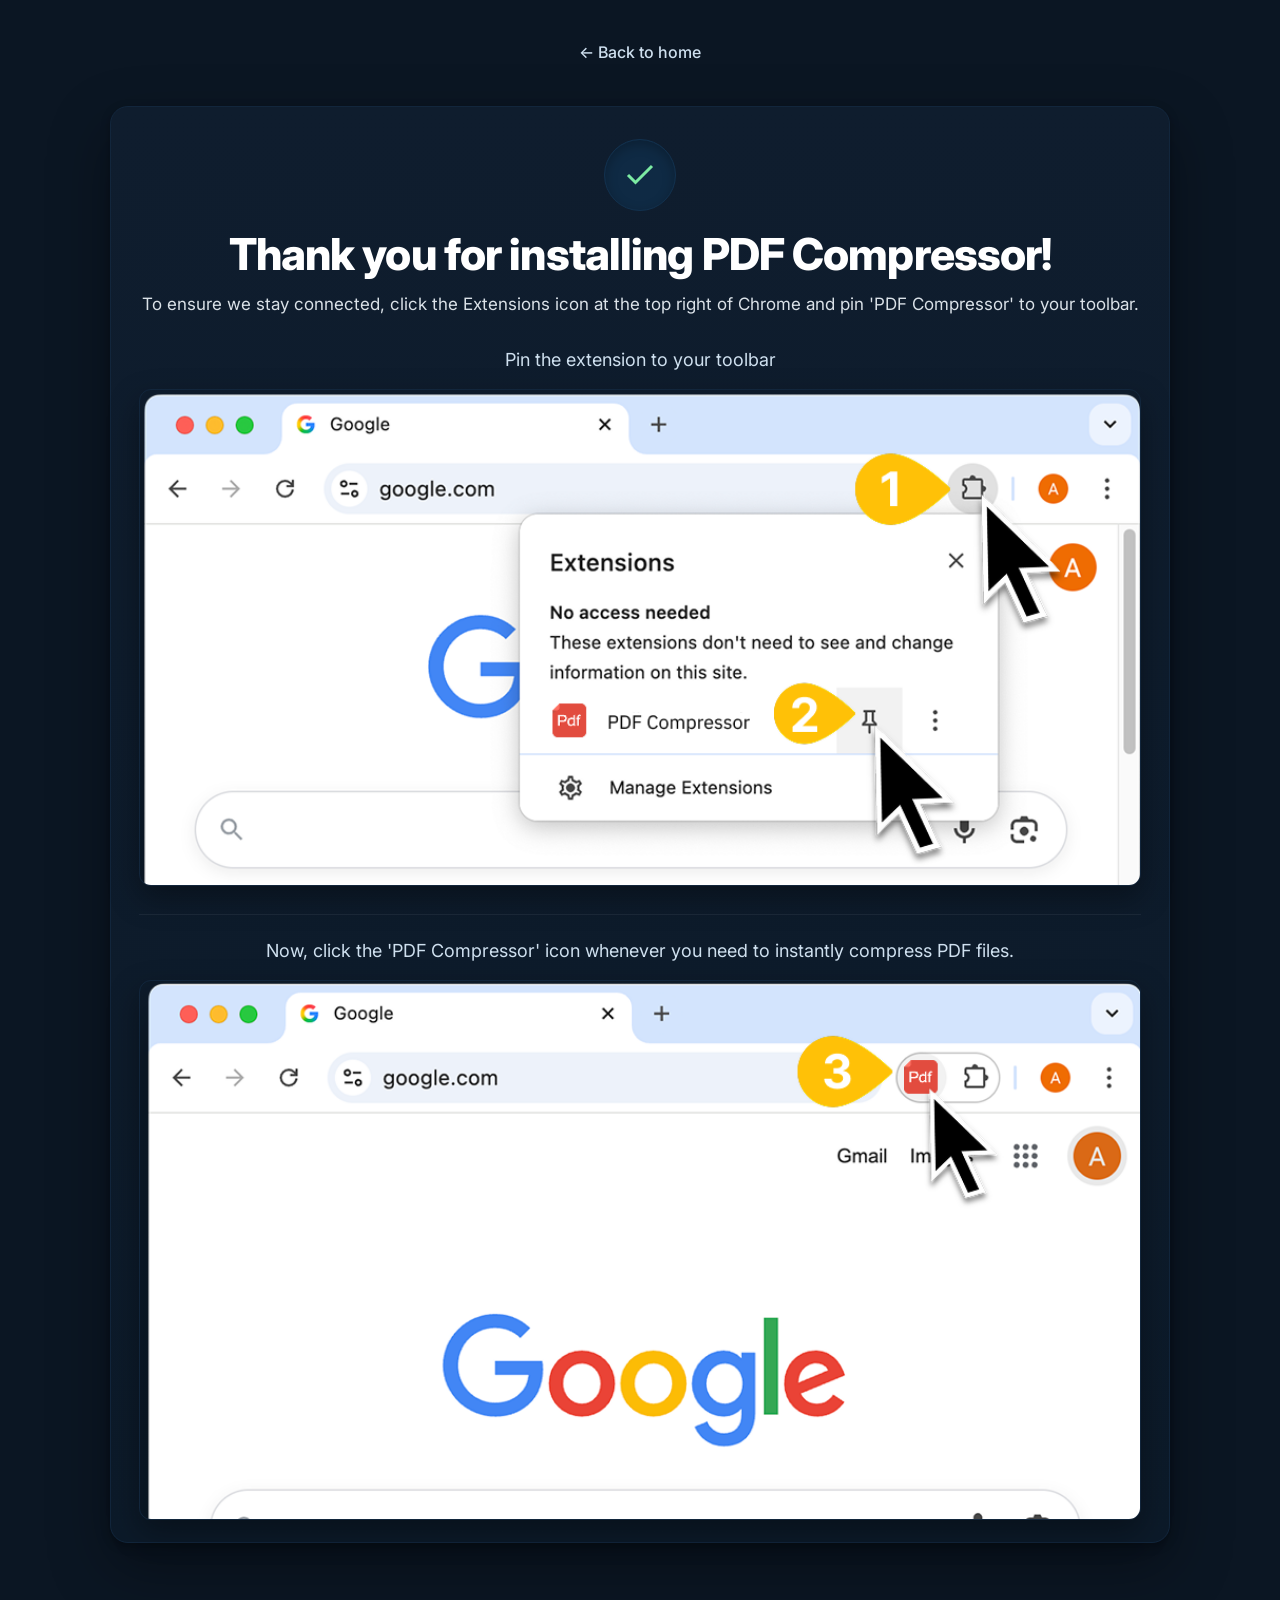
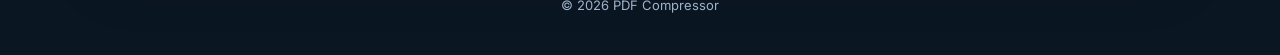
<file: install/index.html>
<!DOCTYPE html>
<html lang="en">
<head>
  <meta charset="utf-8" />
  <meta name="viewport" content="width=device-width, initial-scale=1" />
  <title>PDF Compressor — Welcome</title>
  <meta name="description" content="Welcome page for PDF Compressor Chrome extension." />
  <meta name="robots" content="noindex, follow" />
  <link rel="canonical" href="https://compressor-pdf.com/install/" />
  <link rel="stylesheet" href="/shared/base.css" />

  <!-- Umami code -->
  <script defer src="https://cloud.umami.is/script.js" data-website-id="24f5e6fe-3038-49a9-a50f-7dc1986f6224"></script>
  <!-- Favicons -->
  <link rel="icon" type="image/png" href="/favicon-96x96.png" sizes="96x96" />
  <link rel="icon" type="image/svg+xml" href="/favicon.svg" />
  <link rel="shortcut icon" href="/favicon.ico" />
  <link rel="apple-touch-icon" sizes="180x180" href="/apple-touch-icon.png" />
  <link rel="manifest" href="/site.webmanifest" />
  
  <!-- Typography -->
  <link rel="preconnect" href="https://fonts.googleapis.com">
  <link rel="preconnect" href="https://fonts.gstatic.com" crossorigin>
  <link href="https://fonts.googleapis.com/css2?family=Inter:wght@400;600;700;800&display=swap" rel="stylesheet">

  <style>
    :root{
      --brand:#0A1625;      /* фирменный тёмный */
      --body:#0b1623;       /* общий фон страницы */
      --card-bg:#0f1d2e;    /* фон карточки */
      --card-bg-2:#0c1a29;  /* нижний градиент карточки */
      --card-border:#12263c;
      --text-hero:#e6edf3;
      --text-muted:#cfe0ef;
      --muted:#9fb3c8;
      --radius:18px;
      --shadow:0 24px 60px rgba(0,0,0,.35), 0 3px 10px rgba(0,0,0,.25);
    }

    *{box-sizing:border-box}
    html,body{height:100%}
    body{
      margin:0;
      font-family: Inter, system-ui, -apple-system, "Segoe UI", Roboto, Helvetica, Arial, sans-serif;
      background: var(--body);
      color:#dbe7f3;
    }

    /* контейнер страницы */
    .wrap{
      max-width: 1100px;
      margin: 36px auto 32px;
      padding: 0 20px;
    }

    /* единая «панель»-карточка */
    .panel{
      background: linear-gradient(180deg, var(--card-bg), var(--card-bg-2));
      border: 1px solid var(--card-border);
      border-radius: var(--radius);
      box-shadow: var(--shadow);
      padding: 28px 28px 22px;
    }

    /* шапка внутри панели */
    .panel__header{
      text-align:center;
      margin-bottom: 28px;
    }
    .panel__icon{
      display:inline-flex; align-items:center; justify-content:center;
      width:72px; height:72px; border-radius:50%;
      background:#0f2a44; border:1px solid #12314e; color:#7ceba3;
      box-shadow: 0 4px 12px rgba(0,0,0,.25) inset;
      margin: 4px auto 18px;
    }
    .panel__icon svg{ width:36px; height:36px; stroke: currentColor; }

    .panel__header h1{
      font-size: clamp(28px, 4.4vw, 44px);
      line-height:1.15; letter-spacing:-.02em;
      margin:0 0 12px; font-weight: 800; color:#fff;
      text-wrap: balance;
    }
    .panel__header p{
      margin:0; font-size: 17px; color: var(--text-hero);
      opacity:.95;
    }

    /* секции внутри панели */
    .panel__section + .panel__section{
      margin-top: 28px;
      padding-top: 22px;
      border-top: 1px solid rgba(255,255,255,.06);
    }
    .panel__caption{
      color: var(--text-muted);
      font-size: clamp(16px, 2.1vw, 18px);
      margin: 0 0 14px;
      text-align: center;
    }
    .panel__media{
      display:block; width:100%; height:auto;
      border-radius: 12px;
      border: 1px solid var(--card-border);
      box-shadow: 0 12px 30px rgba(0,0,0,.35);
      /* Уменьшаем высоту изображений, чтобы показать часть второго экрана */
      max-height: 60vh;
      object-fit: cover;
      object-position: top;
    }

    .nav{
      text-align: center;
      margin: 20px 0;
    }

    .nav a{
      color: var(--text-muted);
      text-decoration: none;
      margin: 0 20px;
      font-weight: 500;
      transition: color 0.2s ease;
    }

    .nav a:hover{
      color: #fff;
    }

    footer{
      color: var(--muted);
      text-align:center;
      font-size: 13px;
      padding: 20px 16px 40px;
    }
  </style>
</head>
<body>

  <main class="wrap">

    <nav class="nav">
      <a href="/">← Back to home</a>
    </nav>

    <section class="panel" aria-label="Welcome and how-to">
      <div class="panel__header">
        <div class="panel__icon" aria-hidden="true">
          <!-- зелёная «галочка» -->
          <svg viewBox="0 0 24 24" fill="none" stroke-width="2">
            <path d="M20 6L9 17l-5-5" />
          </svg>
        </div>
        <h1>Thank you for installing PDF Compressor!</h1>
        <p>To ensure we stay connected, click the Extensions icon at the top right of Chrome and pin 'PDF Compressor' to your toolbar.</p>
      </div>

      <div class="panel__section">
        <p class="panel__caption">Pin the extension to your toolbar</p>
        <picture>
          <source srcset="../Landing_Screen_1_PDF Compressor.webp" type="image/webp" />
          <img class="panel__media" src="../Landing_Screen_1_PDF Compressor.png" alt="Chrome toolbar with the Extensions puzzle-piece icon clicked (step 1), opening the Extensions menu where the pin icon next to PDF Compressor is highlighted (step 2)" width="948" height="469" />
        </picture>
      </div>

      <div class="panel__section">
        <p class="panel__caption">Now, click the 'PDF Compressor' icon whenever you need to instantly compress PDF files.</p>
        <picture>
          <source srcset="../Landing_Screen_2_PDF Compressor.webp" type="image/webp" />
          <img class="panel__media" src="../Landing_Screen_2_PDF Compressor.png" alt="Chrome toolbar with the red PDF Compressor icon pinned next to the Extensions icon, with a cursor clicking it (step 3)" width="949" height="582" loading="lazy" />
        </picture>
      </div>
    </section>
  </main>

  <footer>© 2026 PDF Compressor</footer>
</body>
</html>
</file>
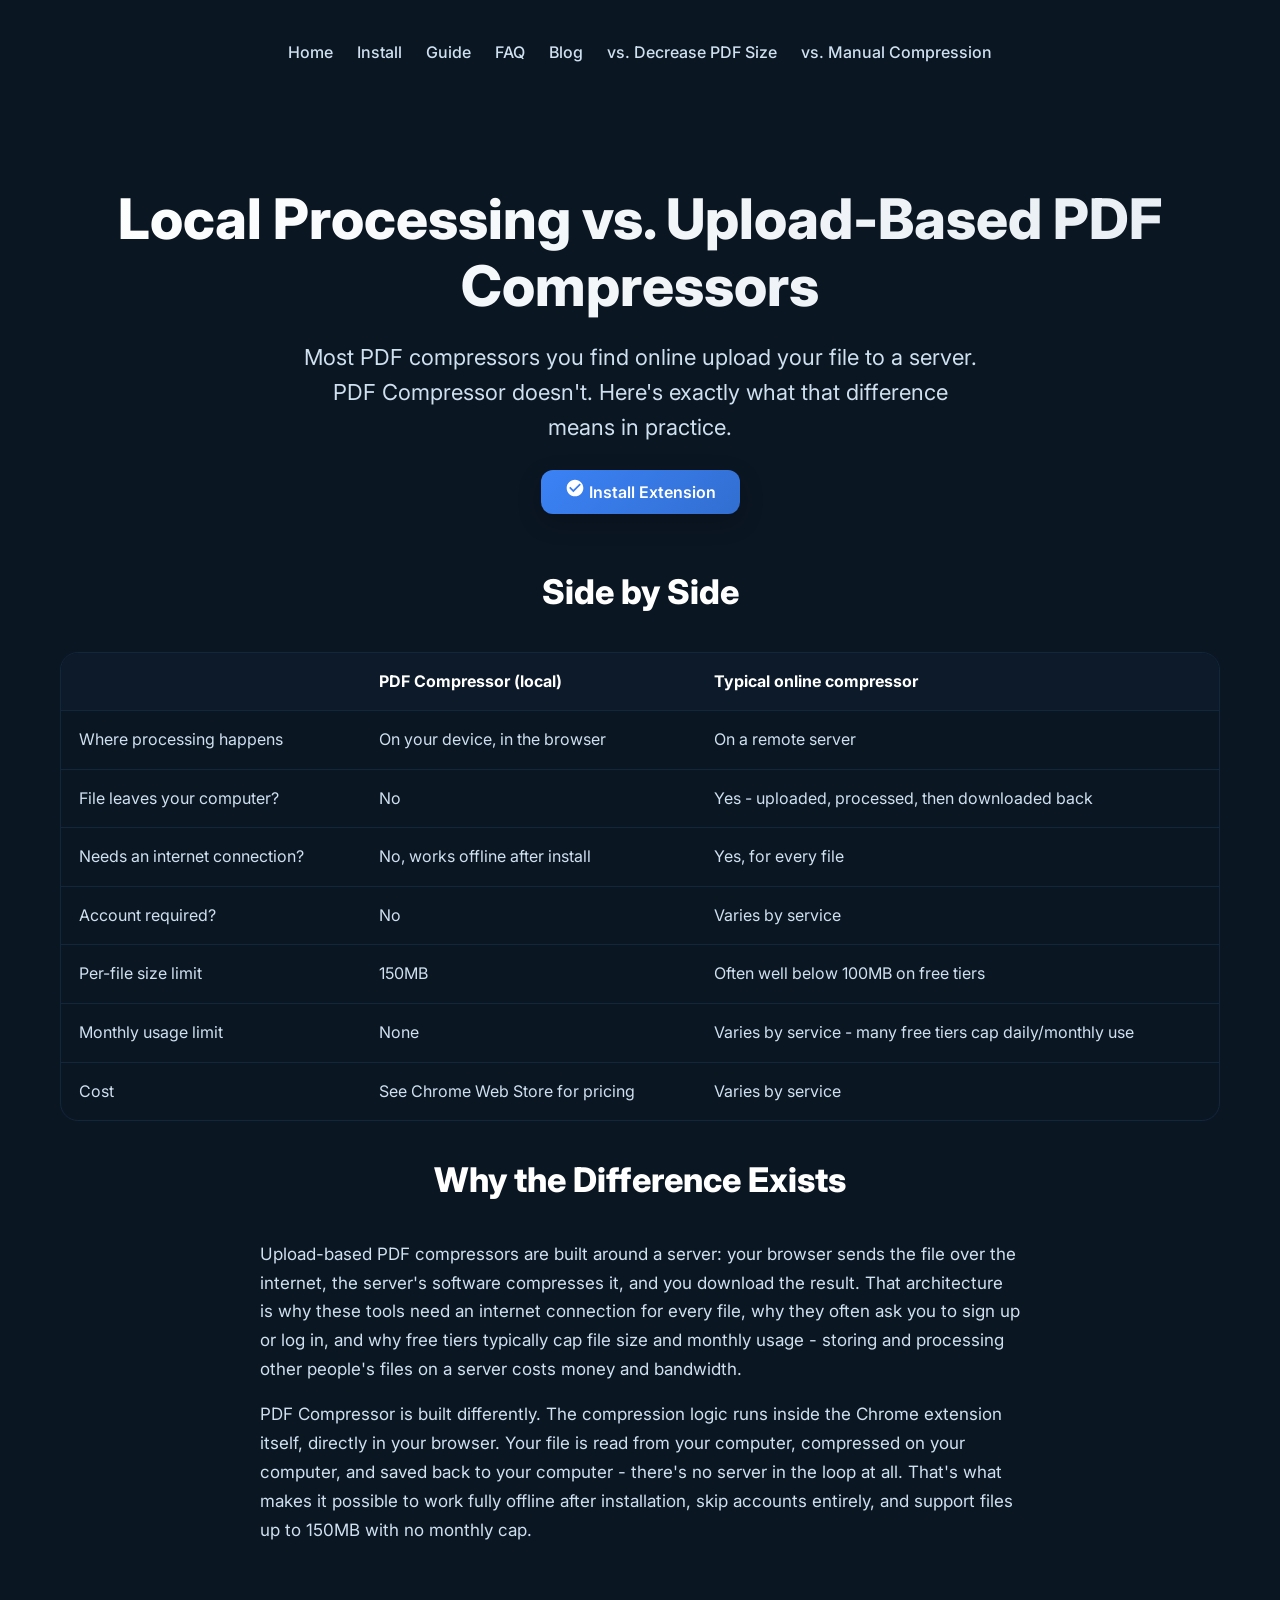
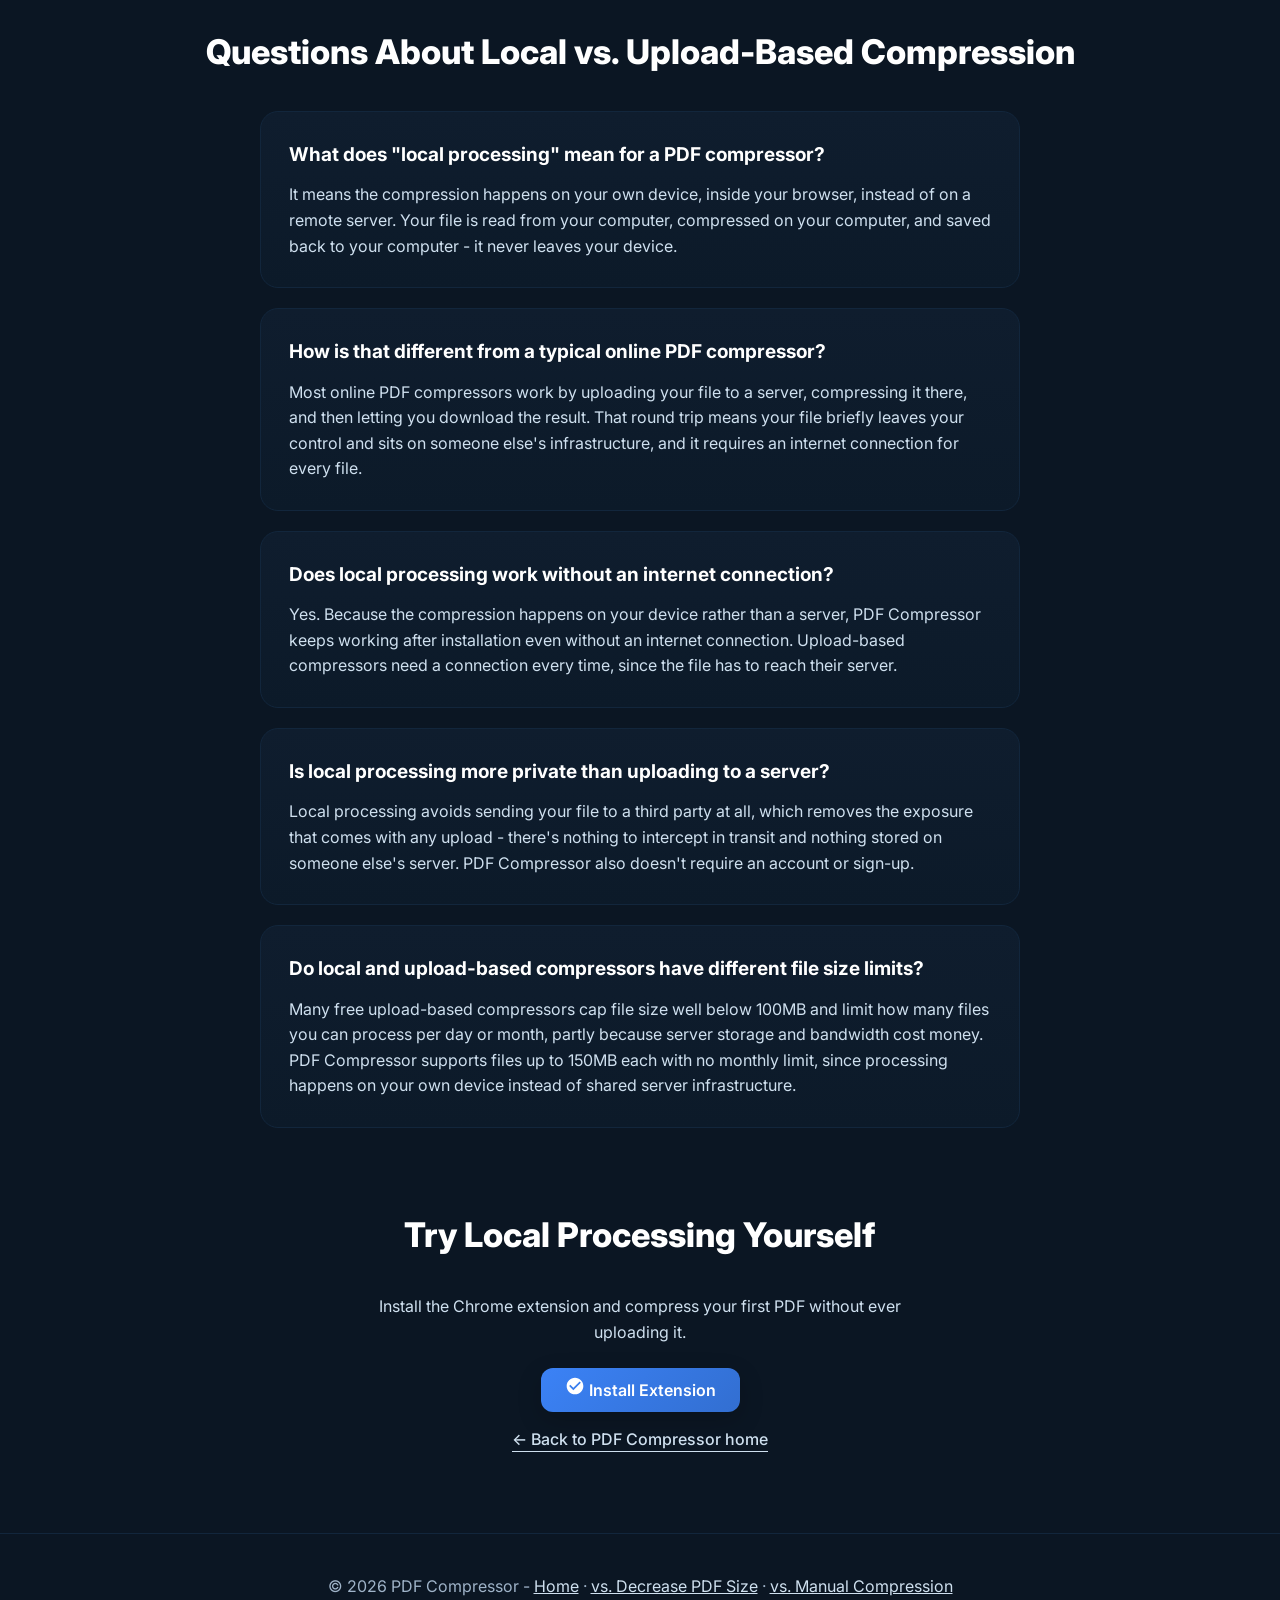
<file: local-vs-upload/index.html>
<!DOCTYPE html>
<html lang="en">
<head>
  <meta charset="utf-8" />
  <meta name="viewport" content="width=device-width, initial-scale=1" />
  <title>Local Processing vs. Upload-Based PDF Compressors</title>
  <meta name="description" content="How local, in-browser PDF compression compares to typical upload-based online compressors: privacy, offline use, file size limits, and cost, side by side." />
  <link rel="canonical" href="https://compressor-pdf.com/local-vs-upload/" />

  <!-- Open Graph -->
  <meta property="og:type" content="article" />
  <meta property="og:url" content="https://compressor-pdf.com/local-vs-upload/" />
  <meta property="og:site_name" content="PDF Compressor" />
  <meta property="og:title" content="Local Processing vs. Upload-Based PDF Compressors" />
  <meta property="og:description" content="How local, in-browser PDF compression compares to typical upload-based online compressors: privacy, offline use, file size limits, and cost, side by side." />
  <meta property="og:image" content="https://compressor-pdf.com/Landing_Screen_1_PDF%20Compressor.png" />

  <!-- Twitter Card -->
  <meta name="twitter:card" content="summary_large_image" />
  <meta name="twitter:title" content="Local Processing vs. Upload-Based PDF Compressors" />
  <meta name="twitter:description" content="How local, in-browser PDF compression compares to typical upload-based online compressors: privacy, offline use, file size limits, and cost, side by side." />
  <meta name="twitter:image" content="https://compressor-pdf.com/Landing_Screen_1_PDF%20Compressor.png" />

  <!-- Structured data: BreadcrumbList -->
  <script type="application/ld+json">
  {
    "@context": "https://schema.org",
    "@type": "BreadcrumbList",
    "itemListElement": [
      { "@type": "ListItem", "position": 1, "name": "Home", "item": "https://compressor-pdf.com/" },
      { "@type": "ListItem", "position": 2, "name": "Local Processing vs. Upload-Based PDF Compressors", "item": "https://compressor-pdf.com/local-vs-upload/" }
    ]
  }
  </script>

  <!-- Structured data: FAQPage (matches visible Q&A below) -->
  <script type="application/ld+json">
  {
    "@context": "https://schema.org",
    "@type": "FAQPage",
    "mainEntity": [
      {
        "@type": "Question",
        "name": "What does 'local processing' mean for a PDF compressor?",
        "acceptedAnswer": {
          "@type": "Answer",
          "text": "It means the compression happens on your own device, inside your browser, instead of on a remote server. Your file is read from your computer, compressed on your computer, and saved back to your computer - it never leaves your device."
        }
      },
      {
        "@type": "Question",
        "name": "How is that different from a typical online PDF compressor?",
        "acceptedAnswer": {
          "@type": "Answer",
          "text": "Most online PDF compressors work by uploading your file to a server, compressing it there, and then letting you download the result. That round trip means your file briefly leaves your control and sits on someone else's infrastructure, and it requires an internet connection for every file."
        }
      },
      {
        "@type": "Question",
        "name": "Does local processing work without an internet connection?",
        "acceptedAnswer": {
          "@type": "Answer",
          "text": "Yes. Because the compression happens on your device rather than a server, PDF Compressor keeps working after installation even without an internet connection. Upload-based compressors need a connection every time, since the file has to reach their server."
        }
      },
      {
        "@type": "Question",
        "name": "Is local processing more private than uploading to a server?",
        "acceptedAnswer": {
          "@type": "Answer",
          "text": "Local processing avoids sending your file to a third party at all, which removes the exposure that comes with any upload - there's nothing to intercept in transit and nothing stored on someone else's server. PDF Compressor also doesn't require an account or sign-up."
        }
      },
      {
        "@type": "Question",
        "name": "Do local and upload-based compressors have different file size limits?",
        "acceptedAnswer": {
          "@type": "Answer",
          "text": "Many free upload-based compressors cap file size well below 100MB and limit how many files you can process per day or month, partly because server storage and bandwidth cost money. PDF Compressor supports files up to 150MB each with no monthly limit, since processing happens on your own device instead of shared server infrastructure."
        }
      }
    ]
  }
  </script>

  <!-- Google Tag Manager -->
  <script>(function(w,d,s,l,i){w[l]=w[l]||[];w[l].push({'gtm.start':
  new Date().getTime(),event:'gtm.js'});var f=d.getElementsByTagName(s)[0],
  j=d.createElement(s),dl=l!='dataLayer'?'&l='+l:'';j.async=true;j.src=
  'https://www.googletagmanager.com/gtm.js?id='+i+dl;f.parentNode.insertBefore(j,f);
  })(window,document,'script','dataLayer','GTM-55DXLQH4');</script>
  <!-- End Google Tag Manager -->

  <!-- Umami code -->
  <script defer src="https://cloud.umami.is/script.js" data-website-id="24f5e6fe-3038-49a9-a50f-7dc1986f6224"></script>

  <!-- Favicons -->
  <link rel="icon" type="image/png" href="/favicon-96x96.png" sizes="96x96" />
  <link rel="icon" type="image/svg+xml" href="/favicon.svg" />
  <link rel="shortcut icon" href="/favicon.ico" />
  <link rel="apple-touch-icon" sizes="180x180" href="/apple-touch-icon.png" />
  <link rel="manifest" href="/site.webmanifest" />

  <!-- Typography -->
  <link rel="preconnect" href="https://fonts.googleapis.com">
  <link rel="preconnect" href="https://fonts.gstatic.com" crossorigin>
  <link href="https://fonts.googleapis.com/css2?family=Inter:wght@400;600;700;800&display=swap" rel="stylesheet">

  <link rel="stylesheet" href="/shared/base.css" />

  <style>
    *{box-sizing:border-box}
    html,body{height:100%}
    body{
      margin:0;
      font-family: Inter, system-ui, -apple-system, "Segoe UI", Roboto, Helvetica, Arial, sans-serif;
      background: var(--body);
      color:#dbe7f3;
    }

    .wrap{
      max-width: 1200px;
      margin: 0 auto;
      padding: 0 20px;
    }

    .section-title{
      text-align:center;
      font-size:clamp(26px,3.6vw,34px);
      font-weight:800;
      color:#fff;
      margin:0 0 32px;
    }

    .body-copy{
      max-width: 760px;
      margin: 0 auto 60px;
      color: var(--text-muted);
      line-height: 1.7;
      font-size: 17px;
    }

    .body-copy p{ margin: 0 0 16px; }

    .faq-list{
      max-width:760px;
      margin:0 auto;
      display:flex;
      flex-direction:column;
      gap:20px;
    }

    .faq-list .feature-card{
      text-align:left;
    }

    .faq-list h3{
      font-size: 19px;
      font-weight: 700;
      margin: 0 0 12px;
      color: #fff;
    }

    .faq-list p{
      color: var(--text-muted);
      line-height: 1.6;
      margin: 0;
    }

  
</style>
</head>
<body>
  <!-- Google Tag Manager (noscript) -->
  <noscript><iframe src="https://www.googletagmanager.com/ns.html?id=GTM-55DXLQH4"
  height="0" width="0" style="display:none;visibility:hidden"></iframe></noscript>
  <!-- End Google Tag Manager (noscript) -->

  <main class="wrap">
    <nav class="nav">
      <a href="/">Home</a>
      <a href="/install/">Install</a>
      <a href="/guide/">Guide</a>
      <a href="/faq/">FAQ</a>
      <a href="/blog/">Blog</a>
      <a href="/vs-decrease-pdf-size/">vs. Decrease PDF Size</a>
      <a href="/vs-manual-compression/">vs. Manual Compression</a>
    </nav>

    <section class="hero">
      <h1>Local Processing vs. Upload-Based PDF Compressors</h1>
      <p>Most PDF compressors you find online upload your file to a server. PDF Compressor doesn't. Here's exactly what that difference means in practice.</p>
      <a href="https://chromewebstore.google.com/detail/pdf-compressor/pmkddnlhkeffkiomeijcancokeichgei" class="cta-button" target="_blank" rel="noopener">
        <svg width="20" height="20" viewBox="0 0 24 24" fill="currentColor">
          <path d="M12 2C6.48 2 2 6.48 2 12s4.48 10 10 10 10-4.48 10-10S17.52 2 12 2zm-2 15l-5-5 1.41-1.41L10 14.17l7.59-7.59L19 8l-9 9z"/>
        </svg>
        Install Extension
      </a>
    </section>

    <section>
      <h2 class="section-title">Side by Side</h2>
      <div class="compare-table-wrap">
      <table class="compare-table">
        <thead>
          <tr>
            <th></th>
            <th>PDF Compressor (local)</th>
            <th>Typical online compressor</th>
          </tr>
        </thead>
        <tbody>
          <tr>
            <td>Where processing happens</td>
            <td data-label="PDF Compressor (local)">On your device, in the browser</td>
            <td data-label="Typical online compressor">On a remote server</td>
          </tr>
          <tr>
            <td>File leaves your computer?</td>
            <td data-label="PDF Compressor (local)">No</td>
            <td data-label="Typical online compressor">Yes - uploaded, processed, then downloaded back</td>
          </tr>
          <tr>
            <td>Needs an internet connection?</td>
            <td data-label="PDF Compressor (local)">No, works offline after install</td>
            <td data-label="Typical online compressor">Yes, for every file</td>
          </tr>
          <tr>
            <td>Account required?</td>
            <td data-label="PDF Compressor (local)">No</td>
            <td data-label="Typical online compressor">Varies by service</td>
          </tr>
          <tr>
            <td>Per-file size limit</td>
            <td data-label="PDF Compressor (local)">150MB</td>
            <td data-label="Typical online compressor">Often well below 100MB on free tiers</td>
          </tr>
          <tr>
            <td>Monthly usage limit</td>
            <td data-label="PDF Compressor (local)">None</td>
            <td data-label="Typical online compressor">Varies by service - many free tiers cap daily/monthly use</td>
          </tr>
          <tr>
            <td>Cost</td>
            <td data-label="PDF Compressor (local)">See Chrome Web Store for pricing</td>
            <td data-label="Typical online compressor">Varies by service</td>
          </tr>
        </tbody>
      </table>
      </div>
    </section>

    <section>
      <h2 class="section-title">Why the Difference Exists</h2>
      <div class="body-copy">
        <p>Upload-based PDF compressors are built around a server: your browser sends the file over the internet, the server's software compresses it, and you download the result. That architecture is why these tools need an internet connection for every file, why they often ask you to sign up or log in, and why free tiers typically cap file size and monthly usage - storing and processing other people's files on a server costs money and bandwidth.</p>
        <p>PDF Compressor is built differently. The compression logic runs inside the Chrome extension itself, directly in your browser. Your file is read from your computer, compressed on your computer, and saved back to your computer - there's no server in the loop at all. That's what makes it possible to work fully offline after installation, skip accounts entirely, and support files up to 150MB with no monthly cap.</p>
      </div>
    </section>

    <section style="margin:80px 0;">
      <h2 class="section-title">Questions About Local vs. Upload-Based Compression</h2>
      <div class="faq-list">
        <div class="feature-card">
          <h3>What does "local processing" mean for a PDF compressor?</h3>
          <p>It means the compression happens on your own device, inside your browser, instead of on a remote server. Your file is read from your computer, compressed on your computer, and saved back to your computer - it never leaves your device.</p>
        </div>
        <div class="feature-card">
          <h3>How is that different from a typical online PDF compressor?</h3>
          <p>Most online PDF compressors work by uploading your file to a server, compressing it there, and then letting you download the result. That round trip means your file briefly leaves your control and sits on someone else's infrastructure, and it requires an internet connection for every file.</p>
        </div>
        <div class="feature-card">
          <h3>Does local processing work without an internet connection?</h3>
          <p>Yes. Because the compression happens on your device rather than a server, PDF Compressor keeps working after installation even without an internet connection. Upload-based compressors need a connection every time, since the file has to reach their server.</p>
        </div>
        <div class="feature-card">
          <h3>Is local processing more private than uploading to a server?</h3>
          <p>Local processing avoids sending your file to a third party at all, which removes the exposure that comes with any upload - there's nothing to intercept in transit and nothing stored on someone else's server. PDF Compressor also doesn't require an account or sign-up.</p>
        </div>
        <div class="feature-card">
          <h3>Do local and upload-based compressors have different file size limits?</h3>
          <p>Many free upload-based compressors cap file size well below 100MB and limit how many files you can process per day or month, partly because server storage and bandwidth cost money. PDF Compressor supports files up to 150MB each with no monthly limit, since processing happens on your own device instead of shared server infrastructure.</p>
        </div>
      </div>
    </section>

    <section style="text-align:center; margin: 80px 0;">
      <h2 class="section-title">Try Local Processing Yourself</h2>
      <p style="color: var(--text-muted); max-width: 560px; margin: 0 auto 30px;">Install the Chrome extension and compress your first PDF without ever uploading it.</p>
      <a href="https://chromewebstore.google.com/detail/pdf-compressor/pmkddnlhkeffkiomeijcancokeichgei" class="cta-button" target="_blank" rel="noopener">
        <svg width="20" height="20" viewBox="0 0 24 24" fill="currentColor">
          <path d="M12 2C6.48 2 2 6.48 2 12s4.48 10 10 10 10-4.48 10-10S17.52 2 12 2zm-2 15l-5-5 1.41-1.41L10 14.17l7.59-7.59L19 8l-9 9z"/>
        </svg>
        Install Extension
      </a>
      <div style="margin-top: 24px;">
        <a href="/" style="color: var(--text-muted); text-decoration: none; font-weight: 500; border-bottom: 1px solid var(--text-muted); padding-bottom: 2px;">
          ← Back to PDF Compressor home
        </a>
      </div>
    </section>
  </main>

  <footer class="footer">© 2026 PDF Compressor - <a href="/">Home</a> · <a href="/vs-decrease-pdf-size/">vs. Decrease PDF Size</a> · <a href="/vs-manual-compression/">vs. Manual Compression</a></footer>
</body>
</html>
</file>
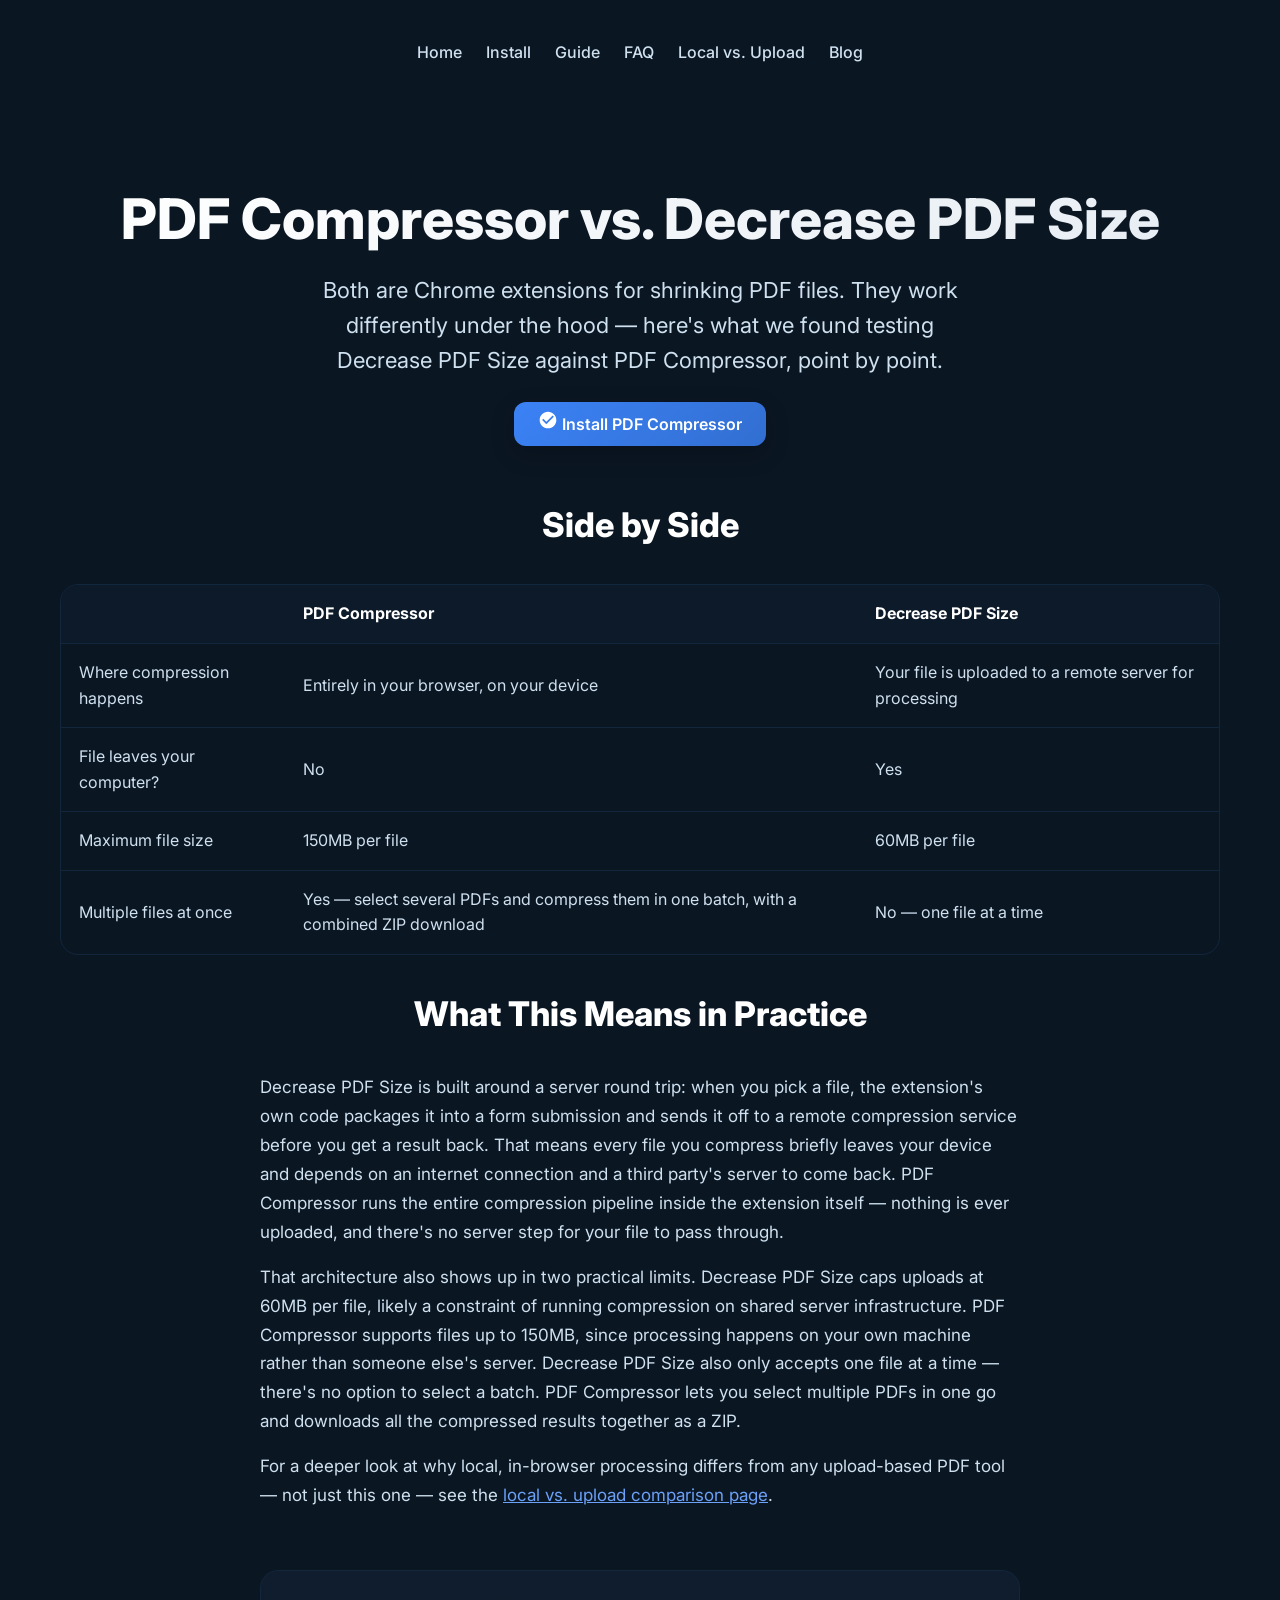
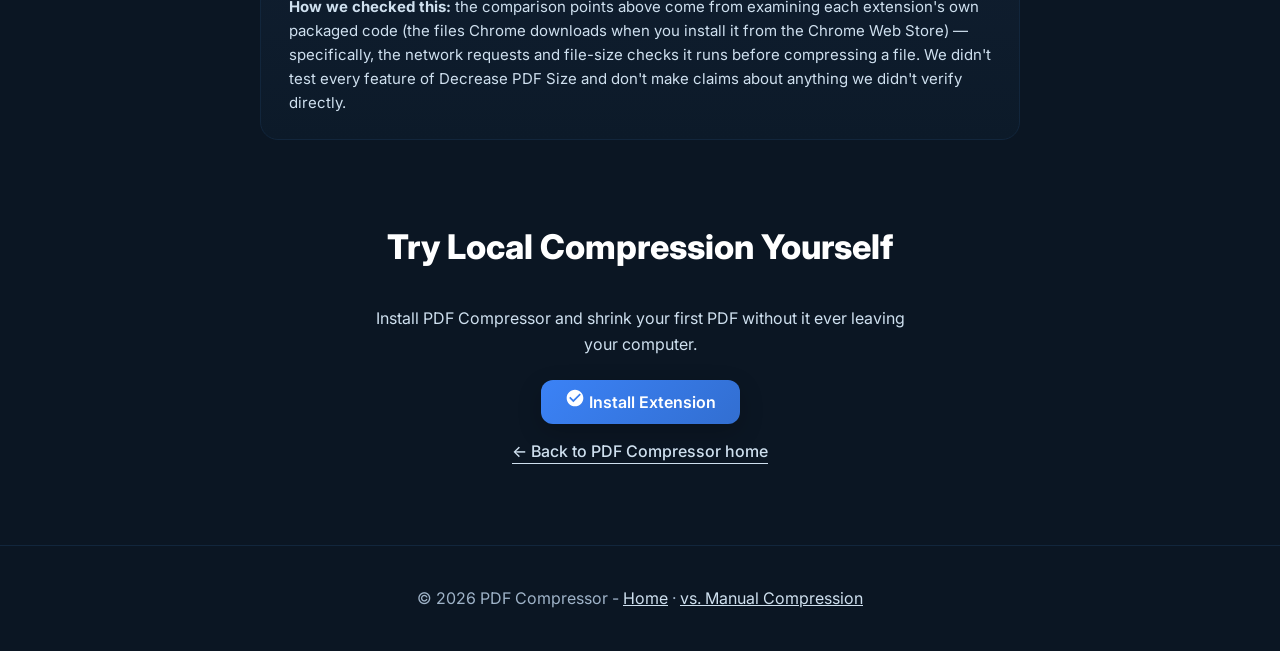
<file: vs-decrease-pdf-size/index.html>
<!DOCTYPE html>
<html lang="en">
<head>
  <meta charset="utf-8" />
  <meta name="viewport" content="width=device-width, initial-scale=1" />
  <title>PDF Compressor vs. Decrease PDF Size</title>
  <meta name="description" content="How PDF Compressor compares to the Decrease PDF Size Chrome extension: local vs. server-based processing, file size limits, and batch support, side by side." />
  <meta name="keywords" content="decrease pdf size alternative, decrease pdf size vs pdf compressor, pdf compressor comparison" />
  <link rel="canonical" href="https://compressor-pdf.com/vs-decrease-pdf-size/" />

  <!-- Open Graph -->
  <meta property="og:type" content="article" />
  <meta property="og:url" content="https://compressor-pdf.com/vs-decrease-pdf-size/" />
  <meta property="og:site_name" content="PDF Compressor" />
  <meta property="og:title" content="PDF Compressor vs. Decrease PDF Size" />
  <meta property="og:description" content="How PDF Compressor compares to the Decrease PDF Size Chrome extension: local vs. server-based processing, file size limits, and batch support, side by side." />
  <meta property="og:image" content="https://compressor-pdf.com/Landing_Screen_1_PDF%20Compressor.png" />

  <!-- Twitter Card -->
  <meta name="twitter:card" content="summary_large_image" />
  <meta name="twitter:title" content="PDF Compressor vs. Decrease PDF Size" />
  <meta name="twitter:description" content="How PDF Compressor compares to the Decrease PDF Size Chrome extension: local vs. server-based processing, file size limits, and batch support, side by side." />
  <meta name="twitter:image" content="https://compressor-pdf.com/Landing_Screen_1_PDF%20Compressor.png" />

  <!-- Structured data: Article -->
  <script type="application/ld+json">
  {
    "@context": "https://schema.org",
    "@type": "Article",
    "headline": "PDF Compressor vs. Decrease PDF Size",
    "description": "How PDF Compressor compares to the Decrease PDF Size Chrome extension: local vs. server-based processing, file size limits, and batch support, side by side.",
    "datePublished": "2026-10-10",
    "dateModified": "2026-10-10",
    "author": { "@type": "Organization", "name": "PDF Compressor" },
    "publisher": {
      "@type": "Organization",
      "name": "PDF Compressor",
      "logo": { "@type": "ImageObject", "url": "https://compressor-pdf.com/web-app-manifest-512x512.png" }
    },
    "mainEntityOfPage": { "@type": "WebPage", "@id": "https://compressor-pdf.com/vs-decrease-pdf-size/" },
    "image": "https://compressor-pdf.com/Landing_Screen_1_PDF%20Compressor.png"
  }
  </script>

  <!-- Structured data: BreadcrumbList -->
  <script type="application/ld+json">
  {
    "@context": "https://schema.org",
    "@type": "BreadcrumbList",
    "itemListElement": [
      { "@type": "ListItem", "position": 1, "name": "Home", "item": "https://compressor-pdf.com/" },
      { "@type": "ListItem", "position": 2, "name": "PDF Compressor vs. Decrease PDF Size", "item": "https://compressor-pdf.com/vs-decrease-pdf-size/" }
    ]
  }
  </script>

  <!-- Google Tag Manager -->
  <script>(function(w,d,s,l,i){w[l]=w[l]||[];w[l].push({'gtm.start':
  new Date().getTime(),event:'gtm.js'});var f=d.getElementsByTagName(s)[0],
  j=d.createElement(s),dl=l!='dataLayer'?'&l='+l:'';j.async=true;j.src=
  'https://www.googletagmanager.com/gtm.js?id='+i+dl;f.parentNode.insertBefore(j,f);
  })(window,document,'script','dataLayer','GTM-55DXLQH4');</script>
  <!-- End Google Tag Manager -->

  <!-- Umami code -->
  <script defer src="https://cloud.umami.is/script.js" data-website-id="24f5e6fe-3038-49a9-a50f-7dc1986f6224"></script>

  <!-- Favicons -->
  <link rel="icon" type="image/png" href="/favicon-96x96.png" sizes="96x96" />
  <link rel="icon" type="image/svg+xml" href="/favicon.svg" />
  <link rel="shortcut icon" href="/favicon.ico" />
  <link rel="apple-touch-icon" sizes="180x180" href="/apple-touch-icon.png" />
  <link rel="manifest" href="/site.webmanifest" />

  <!-- Typography -->
  <link rel="preconnect" href="https://fonts.googleapis.com">
  <link rel="preconnect" href="https://fonts.gstatic.com" crossorigin>
  <link href="https://fonts.googleapis.com/css2?family=Inter:wght@400;600;700;800&display=swap" rel="stylesheet">

  <link rel="stylesheet" href="/shared/base.css" />

  <style>
    *{box-sizing:border-box}
    html,body{height:100%}
    body{
      margin:0;
      font-family: Inter, system-ui, -apple-system, "Segoe UI", Roboto, Helvetica, Arial, sans-serif;
      background: var(--body);
      color:#dbe7f3;
    }

    .wrap{
      max-width: 1200px;
      margin: 0 auto;
      padding: 0 20px;
    }

    .section-title{
      text-align:center;
      font-size:clamp(26px,3.6vw,34px);
      font-weight:800;
      color:#fff;
      margin:0 0 32px;
    }

    .body-copy{
      max-width: 760px;
      margin: 0 auto 60px;
      color: var(--text-muted);
      line-height: 1.7;
      font-size: 17px;
    }

    .body-copy p{ margin: 0 0 16px; }

    .note{
      max-width: 760px;
      margin: 0 auto 60px;
      background: linear-gradient(180deg, var(--card-bg), var(--card-bg-2));
      border: 1px solid var(--card-border);
      border-radius: var(--radius);
      padding: 24px 28px;
      color: var(--text-muted);
      font-size: 15px;
      line-height: 1.6;
    }

  
</style>
</head>
<body>
  <!-- Google Tag Manager (noscript) -->
  <noscript><iframe src="https://www.googletagmanager.com/ns.html?id=GTM-55DXLQH4"
  height="0" width="0" style="display:none;visibility:hidden"></iframe></noscript>
  <!-- End Google Tag Manager (noscript) -->

  <main class="wrap">
    <nav class="nav">
      <a href="/">Home</a>
      <a href="/install/">Install</a>
      <a href="/guide/">Guide</a>
      <a href="/faq/">FAQ</a>
      <a href="/local-vs-upload/">Local vs. Upload</a>
      <a href="/blog/">Blog</a>
    </nav>

    <section class="hero">
      <h1>PDF Compressor vs. Decrease PDF Size</h1>
      <p>Both are Chrome extensions for shrinking PDF files. They work differently under the hood — here's what we found testing Decrease PDF Size against PDF Compressor, point by point.</p>
      <a href="https://chromewebstore.google.com/detail/pdf-compressor/pmkddnlhkeffkiomeijcancokeichgei" class="cta-button" target="_blank" rel="noopener">
        <svg width="20" height="20" viewBox="0 0 24 24" fill="currentColor">
          <path d="M12 2C6.48 2 2 6.48 2 12s4.48 10 10 10 10-4.48 10-10S17.52 2 12 2zm-2 15l-5-5 1.41-1.41L10 14.17l7.59-7.59L19 8l-9 9z"/>
        </svg>
        Install PDF Compressor
      </a>
    </section>

    <section>
      <h2 class="section-title">Side by Side</h2>
      <div class="compare-table-wrap">
      <table class="compare-table">
        <thead>
          <tr>
            <th></th>
            <th>PDF Compressor</th>
            <th>Decrease PDF Size</th>
          </tr>
        </thead>
        <tbody>
          <tr>
            <td>Where compression happens</td>
            <td data-label="PDF Compressor">Entirely in your browser, on your device</td>
            <td data-label="Decrease PDF Size">Your file is uploaded to a remote server for processing</td>
          </tr>
          <tr>
            <td>File leaves your computer?</td>
            <td data-label="PDF Compressor">No</td>
            <td data-label="Decrease PDF Size">Yes</td>
          </tr>
          <tr>
            <td>Maximum file size</td>
            <td data-label="PDF Compressor">150MB per file</td>
            <td data-label="Decrease PDF Size">60MB per file</td>
          </tr>
          <tr>
            <td>Multiple files at once</td>
            <td data-label="PDF Compressor">Yes — select several PDFs and compress them in one batch, with a combined ZIP download</td>
            <td data-label="Decrease PDF Size">No — one file at a time</td>
          </tr>
        </tbody>
      </table>
      </div>
    </section>

    <section>
      <h2 class="section-title">What This Means in Practice</h2>
      <div class="body-copy">
        <p>Decrease PDF Size is built around a server round trip: when you pick a file, the extension's own code packages it into a form submission and sends it off to a remote compression service before you get a result back. That means every file you compress briefly leaves your device and depends on an internet connection and a third party's server to come back. PDF Compressor runs the entire compression pipeline inside the extension itself — nothing is ever uploaded, and there's no server step for your file to pass through.</p>
        <p>That architecture also shows up in two practical limits. Decrease PDF Size caps uploads at 60MB per file, likely a constraint of running compression on shared server infrastructure. PDF Compressor supports files up to 150MB, since processing happens on your own machine rather than someone else's server. Decrease PDF Size also only accepts one file at a time — there's no option to select a batch. PDF Compressor lets you select multiple PDFs in one go and downloads all the compressed results together as a ZIP.</p>
        <p>For a deeper look at why local, in-browser processing differs from any upload-based PDF tool — not just this one — see the <a href="/local-vs-upload/">local vs. upload comparison page</a>.</p>
      </div>
    </section>

    <div class="note">
      <strong>How we checked this:</strong> the comparison points above come from examining each extension's own packaged code (the files Chrome downloads when you install it from the Chrome Web Store) — specifically, the network requests and file-size checks it runs before compressing a file. We didn't test every feature of Decrease PDF Size and don't make claims about anything we didn't verify directly.
    </div>

    <section style="text-align:center; margin: 80px 0;">
      <h2 class="section-title">Try Local Compression Yourself</h2>
      <p style="color: var(--text-muted); max-width: 560px; margin: 0 auto 30px;">Install PDF Compressor and shrink your first PDF without it ever leaving your computer.</p>
      <a href="https://chromewebstore.google.com/detail/pdf-compressor/pmkddnlhkeffkiomeijcancokeichgei" class="cta-button" target="_blank" rel="noopener">
        <svg width="20" height="20" viewBox="0 0 24 24" fill="currentColor">
          <path d="M12 2C6.48 2 2 6.48 2 12s4.48 10 10 10 10-4.48 10-10S17.52 2 12 2zm-2 15l-5-5 1.41-1.41L10 14.17l7.59-7.59L19 8l-9 9z"/>
        </svg>
        Install Extension
      </a>
      <div style="margin-top: 24px;">
        <a href="/" style="color: var(--text-muted); text-decoration: none; font-weight: 500; border-bottom: 1px solid var(--text-muted); padding-bottom: 2px;">
          ← Back to PDF Compressor home
        </a>
      </div>
    </section>
  </main>

  <footer class="footer">© 2026 PDF Compressor - <a href="/">Home</a> · <a href="/vs-manual-compression/">vs. Manual Compression</a></footer>
</body>
</html>
</file>
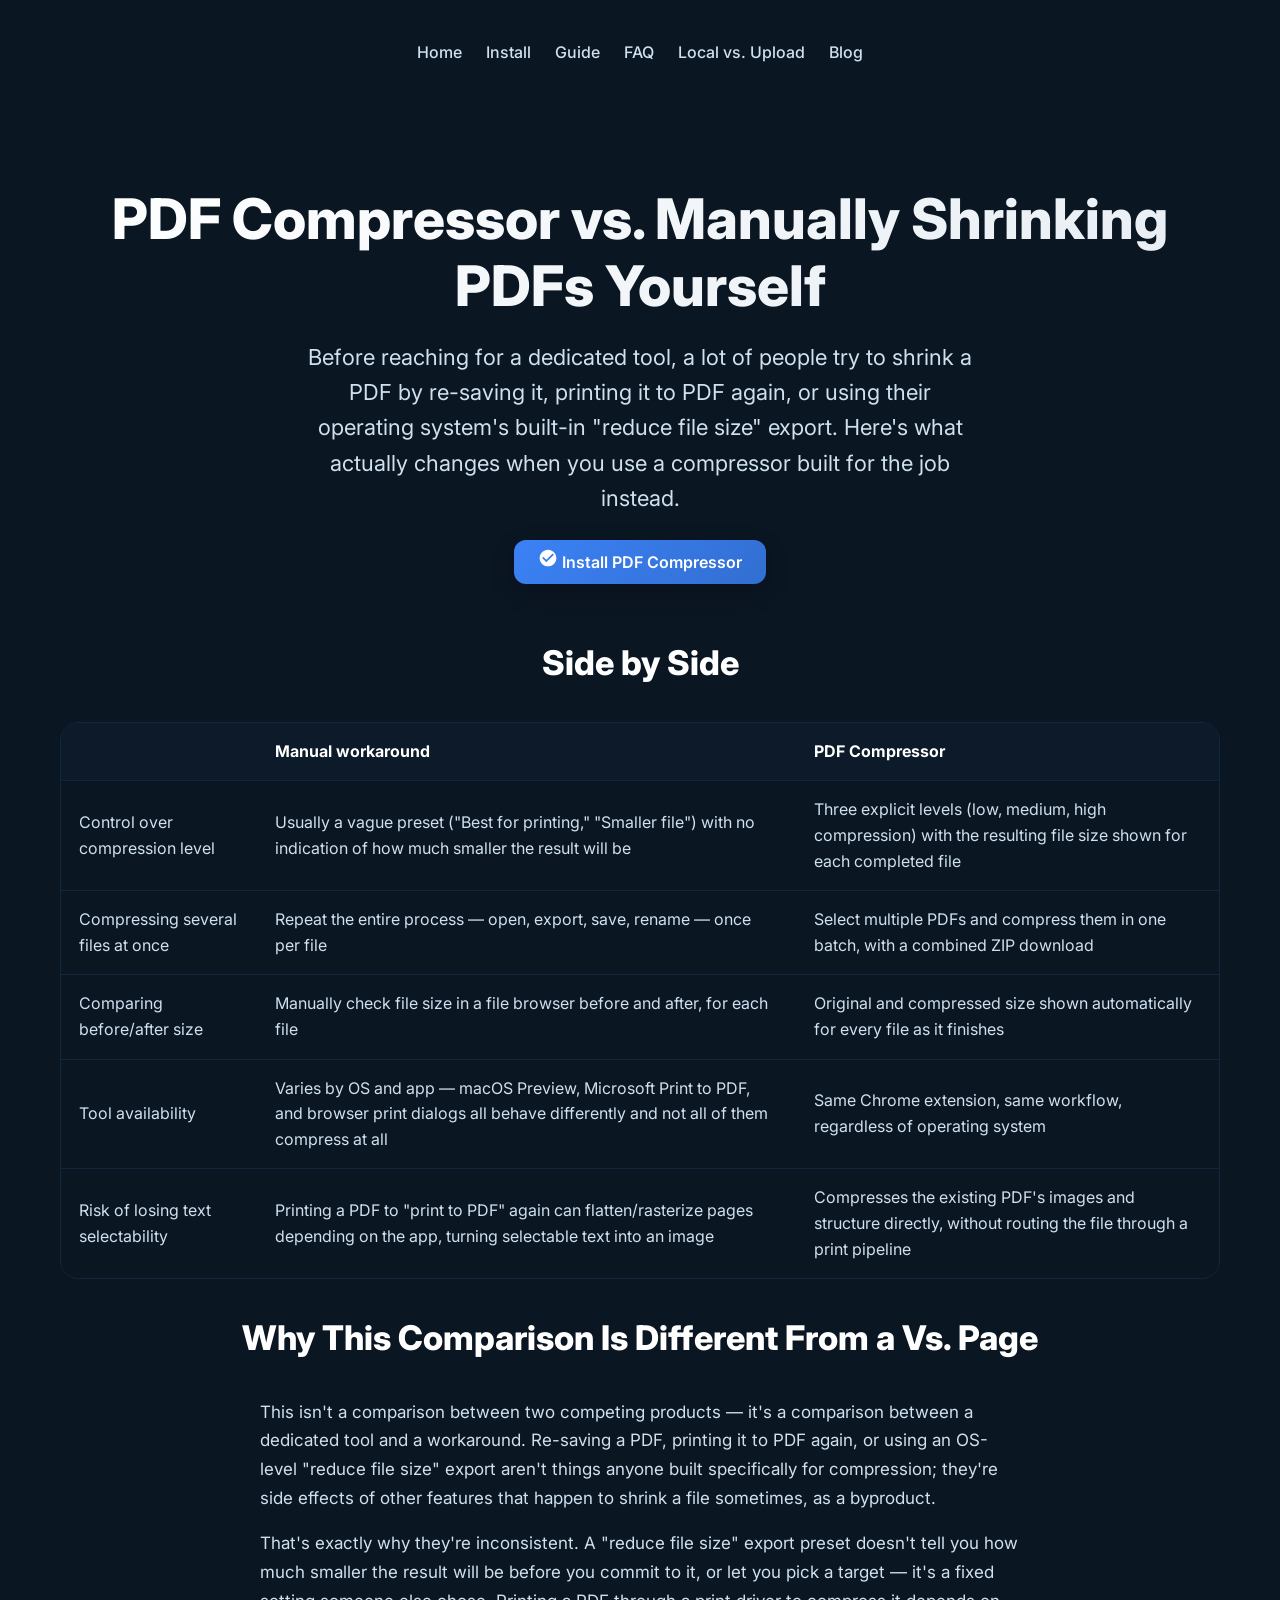
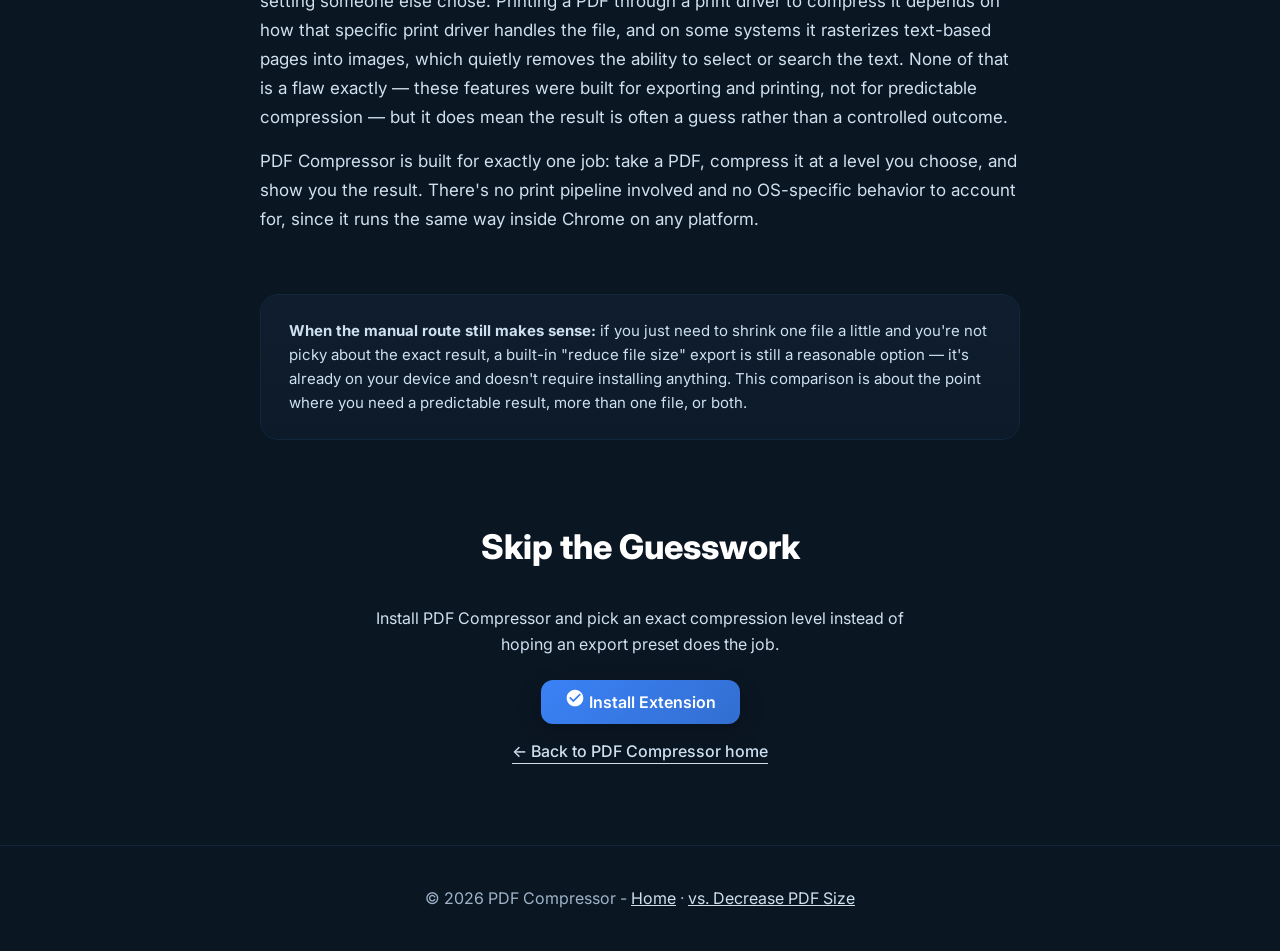
<file: vs-manual-compression/index.html>
<!DOCTYPE html>
<html lang="en">
<head>
  <meta charset="utf-8" />
  <meta name="viewport" content="width=device-width, initial-scale=1" />
  <title>PDF Compressor vs. Manually Shrinking PDFs Yourself</title>
  <meta name="description" content="What changes when you stop re-saving or printing PDFs to shrink them by hand and use a dedicated compressor instead. A side-by-side look at both approaches." />
  <meta name="keywords" content="reduce pdf size manually, print to pdf to reduce size, compress pdf without a tool, pdf too big to email" />
  <link rel="canonical" href="https://compressor-pdf.com/vs-manual-compression/" />

  <!-- Open Graph -->
  <meta property="og:type" content="article" />
  <meta property="og:url" content="https://compressor-pdf.com/vs-manual-compression/" />
  <meta property="og:site_name" content="PDF Compressor" />
  <meta property="og:title" content="PDF Compressor vs. Manually Shrinking PDFs Yourself" />
  <meta property="og:description" content="What changes when you stop re-saving or printing PDFs to shrink them by hand and use a dedicated compressor instead. A side-by-side look at both approaches." />
  <meta property="og:image" content="https://compressor-pdf.com/Landing_Screen_1_PDF%20Compressor.png" />

  <!-- Twitter Card -->
  <meta name="twitter:card" content="summary_large_image" />
  <meta name="twitter:title" content="PDF Compressor vs. Manually Shrinking PDFs Yourself" />
  <meta name="twitter:description" content="What changes when you stop re-saving or printing PDFs to shrink them by hand and use a dedicated compressor instead. A side-by-side look at both approaches." />
  <meta name="twitter:image" content="https://compressor-pdf.com/Landing_Screen_1_PDF%20Compressor.png" />

  <!-- Structured data: Article -->
  <script type="application/ld+json">
  {
    "@context": "https://schema.org",
    "@type": "Article",
    "headline": "PDF Compressor vs. Manually Shrinking PDFs Yourself",
    "description": "What changes when you stop re-saving or printing PDFs to shrink them by hand and use a dedicated compressor instead. A side-by-side look at both approaches.",
    "datePublished": "2026-10-10",
    "dateModified": "2026-10-10",
    "author": { "@type": "Organization", "name": "PDF Compressor" },
    "publisher": {
      "@type": "Organization",
      "name": "PDF Compressor",
      "logo": { "@type": "ImageObject", "url": "https://compressor-pdf.com/web-app-manifest-512x512.png" }
    },
    "mainEntityOfPage": { "@type": "WebPage", "@id": "https://compressor-pdf.com/vs-manual-compression/" },
    "image": "https://compressor-pdf.com/Landing_Screen_1_PDF%20Compressor.png"
  }
  </script>

  <!-- Structured data: BreadcrumbList -->
  <script type="application/ld+json">
  {
    "@context": "https://schema.org",
    "@type": "BreadcrumbList",
    "itemListElement": [
      { "@type": "ListItem", "position": 1, "name": "Home", "item": "https://compressor-pdf.com/" },
      { "@type": "ListItem", "position": 2, "name": "PDF Compressor vs. Manually Shrinking PDFs Yourself", "item": "https://compressor-pdf.com/vs-manual-compression/" }
    ]
  }
  </script>

  <!-- Google Tag Manager -->
  <script>(function(w,d,s,l,i){w[l]=w[l]||[];w[l].push({'gtm.start':
  new Date().getTime(),event:'gtm.js'});var f=d.getElementsByTagName(s)[0],
  j=d.createElement(s),dl=l!='dataLayer'?'&l='+l:'';j.async=true;j.src=
  'https://www.googletagmanager.com/gtm.js?id='+i+dl;f.parentNode.insertBefore(j,f);
  })(window,document,'script','dataLayer','GTM-55DXLQH4');</script>
  <!-- End Google Tag Manager -->

  <!-- Umami code -->
  <script defer src="https://cloud.umami.is/script.js" data-website-id="24f5e6fe-3038-49a9-a50f-7dc1986f6224"></script>

  <!-- Favicons -->
  <link rel="icon" type="image/png" href="/favicon-96x96.png" sizes="96x96" />
  <link rel="icon" type="image/svg+xml" href="/favicon.svg" />
  <link rel="shortcut icon" href="/favicon.ico" />
  <link rel="apple-touch-icon" sizes="180x180" href="/apple-touch-icon.png" />
  <link rel="manifest" href="/site.webmanifest" />

  <!-- Typography -->
  <link rel="preconnect" href="https://fonts.googleapis.com">
  <link rel="preconnect" href="https://fonts.gstatic.com" crossorigin>
  <link href="https://fonts.googleapis.com/css2?family=Inter:wght@400;600;700;800&display=swap" rel="stylesheet">

  <link rel="stylesheet" href="/shared/base.css" />

  <style>
    *{box-sizing:border-box}
    html,body{height:100%}
    body{
      margin:0;
      font-family: Inter, system-ui, -apple-system, "Segoe UI", Roboto, Helvetica, Arial, sans-serif;
      background: var(--body);
      color:#dbe7f3;
    }

    .wrap{
      max-width: 1200px;
      margin: 0 auto;
      padding: 0 20px;
    }

    .section-title{
      text-align:center;
      font-size:clamp(26px,3.6vw,34px);
      font-weight:800;
      color:#fff;
      margin:0 0 32px;
    }

    .body-copy{
      max-width: 760px;
      margin: 0 auto 60px;
      color: var(--text-muted);
      line-height: 1.7;
      font-size: 17px;
    }

    .body-copy p{ margin: 0 0 16px; }
    .body-copy ul{ padding-left: 22px; }
    .body-copy li{ margin-bottom: 10px; }

    .note{
      max-width: 760px;
      margin: 0 auto 60px;
      background: linear-gradient(180deg, var(--card-bg), var(--card-bg-2));
      border: 1px solid var(--card-border);
      border-radius: var(--radius);
      padding: 24px 28px;
      color: var(--text-muted);
      font-size: 15px;
      line-height: 1.6;
    }

  
</style>
</head>
<body>
  <!-- Google Tag Manager (noscript) -->
  <noscript><iframe src="https://www.googletagmanager.com/ns.html?id=GTM-55DXLQH4"
  height="0" width="0" style="display:none;visibility:hidden"></iframe></noscript>
  <!-- End Google Tag Manager (noscript) -->

  <main class="wrap">
    <nav class="nav">
      <a href="/">Home</a>
      <a href="/install/">Install</a>
      <a href="/guide/">Guide</a>
      <a href="/faq/">FAQ</a>
      <a href="/local-vs-upload/">Local vs. Upload</a>
      <a href="/blog/">Blog</a>
    </nav>

    <section class="hero">
      <h1>PDF Compressor vs. Manually Shrinking PDFs Yourself</h1>
      <p>Before reaching for a dedicated tool, a lot of people try to shrink a PDF by re-saving it, printing it to PDF again, or using their operating system's built-in "reduce file size" export. Here's what actually changes when you use a compressor built for the job instead.</p>
      <a href="https://chromewebstore.google.com/detail/pdf-compressor/pmkddnlhkeffkiomeijcancokeichgei" class="cta-button" target="_blank" rel="noopener">
        <svg width="20" height="20" viewBox="0 0 24 24" fill="currentColor">
          <path d="M12 2C6.48 2 2 6.48 2 12s4.48 10 10 10 10-4.48 10-10S17.52 2 12 2zm-2 15l-5-5 1.41-1.41L10 14.17l7.59-7.59L19 8l-9 9z"/>
        </svg>
        Install PDF Compressor
      </a>
    </section>

    <section>
      <h2 class="section-title">Side by Side</h2>
      <div class="compare-table-wrap">
      <table class="compare-table">
        <thead>
          <tr>
            <th></th>
            <th>Manual workaround</th>
            <th>PDF Compressor</th>
          </tr>
        </thead>
        <tbody>
          <tr>
            <td>Control over compression level</td>
            <td data-label="Manual workaround">Usually a vague preset ("Best for printing," "Smaller file") with no indication of how much smaller the result will be</td>
            <td data-label="PDF Compressor">Three explicit levels (low, medium, high compression) with the resulting file size shown for each completed file</td>
          </tr>
          <tr>
            <td>Compressing several files at once</td>
            <td data-label="Manual workaround">Repeat the entire process — open, export, save, rename — once per file</td>
            <td data-label="PDF Compressor">Select multiple PDFs and compress them in one batch, with a combined ZIP download</td>
          </tr>
          <tr>
            <td>Comparing before/after size</td>
            <td data-label="Manual workaround">Manually check file size in a file browser before and after, for each file</td>
            <td data-label="PDF Compressor">Original and compressed size shown automatically for every file as it finishes</td>
          </tr>
          <tr>
            <td>Tool availability</td>
            <td data-label="Manual workaround">Varies by OS and app — macOS Preview, Microsoft Print to PDF, and browser print dialogs all behave differently and not all of them compress at all</td>
            <td data-label="PDF Compressor">Same Chrome extension, same workflow, regardless of operating system</td>
          </tr>
          <tr>
            <td>Risk of losing text selectability</td>
            <td data-label="Manual workaround">Printing a PDF to "print to PDF" again can flatten/rasterize pages depending on the app, turning selectable text into an image</td>
            <td data-label="PDF Compressor">Compresses the existing PDF's images and structure directly, without routing the file through a print pipeline</td>
          </tr>
        </tbody>
      </table>
      </div>
    </section>

    <section>
      <h2 class="section-title">Why This Comparison Is Different From a Vs. Page</h2>
      <div class="body-copy">
        <p>This isn't a comparison between two competing products — it's a comparison between a dedicated tool and a workaround. Re-saving a PDF, printing it to PDF again, or using an OS-level "reduce file size" export aren't things anyone built specifically for compression; they're side effects of other features that happen to shrink a file sometimes, as a byproduct.</p>
        <p>That's exactly why they're inconsistent. A "reduce file size" export preset doesn't tell you how much smaller the result will be before you commit to it, or let you pick a target — it's a fixed setting someone else chose. Printing a PDF through a print driver to compress it depends on how that specific print driver handles the file, and on some systems it rasterizes text-based pages into images, which quietly removes the ability to select or search the text. None of that is a flaw exactly — these features were built for exporting and printing, not for predictable compression — but it does mean the result is often a guess rather than a controlled outcome.</p>
        <p>PDF Compressor is built for exactly one job: take a PDF, compress it at a level you choose, and show you the result. There's no print pipeline involved and no OS-specific behavior to account for, since it runs the same way inside Chrome on any platform.</p>
      </div>
    </section>

    <div class="note">
      <strong>When the manual route still makes sense:</strong> if you just need to shrink one file a little and you're not picky about the exact result, a built-in "reduce file size" export is still a reasonable option — it's already on your device and doesn't require installing anything. This comparison is about the point where you need a predictable result, more than one file, or both.
    </div>

    <section style="text-align:center; margin: 80px 0;">
      <h2 class="section-title">Skip the Guesswork</h2>
      <p style="color: var(--text-muted); max-width: 560px; margin: 0 auto 30px;">Install PDF Compressor and pick an exact compression level instead of hoping an export preset does the job.</p>
      <a href="https://chromewebstore.google.com/detail/pdf-compressor/pmkddnlhkeffkiomeijcancokeichgei" class="cta-button" target="_blank" rel="noopener">
        <svg width="20" height="20" viewBox="0 0 24 24" fill="currentColor">
          <path d="M12 2C6.48 2 2 6.48 2 12s4.48 10 10 10 10-4.48 10-10S17.52 2 12 2zm-2 15l-5-5 1.41-1.41L10 14.17l7.59-7.59L19 8l-9 9z"/>
        </svg>
        Install Extension
      </a>
      <div style="margin-top: 24px;">
        <a href="/" style="color: var(--text-muted); text-decoration: none; font-weight: 500; border-bottom: 1px solid var(--text-muted); padding-bottom: 2px;">
          ← Back to PDF Compressor home
        </a>
      </div>
    </section>
  </main>

  <footer class="footer">© 2026 PDF Compressor - <a href="/">Home</a> · <a href="/vs-decrease-pdf-size/">vs. Decrease PDF Size</a></footer>
</body>
</html>
</file>
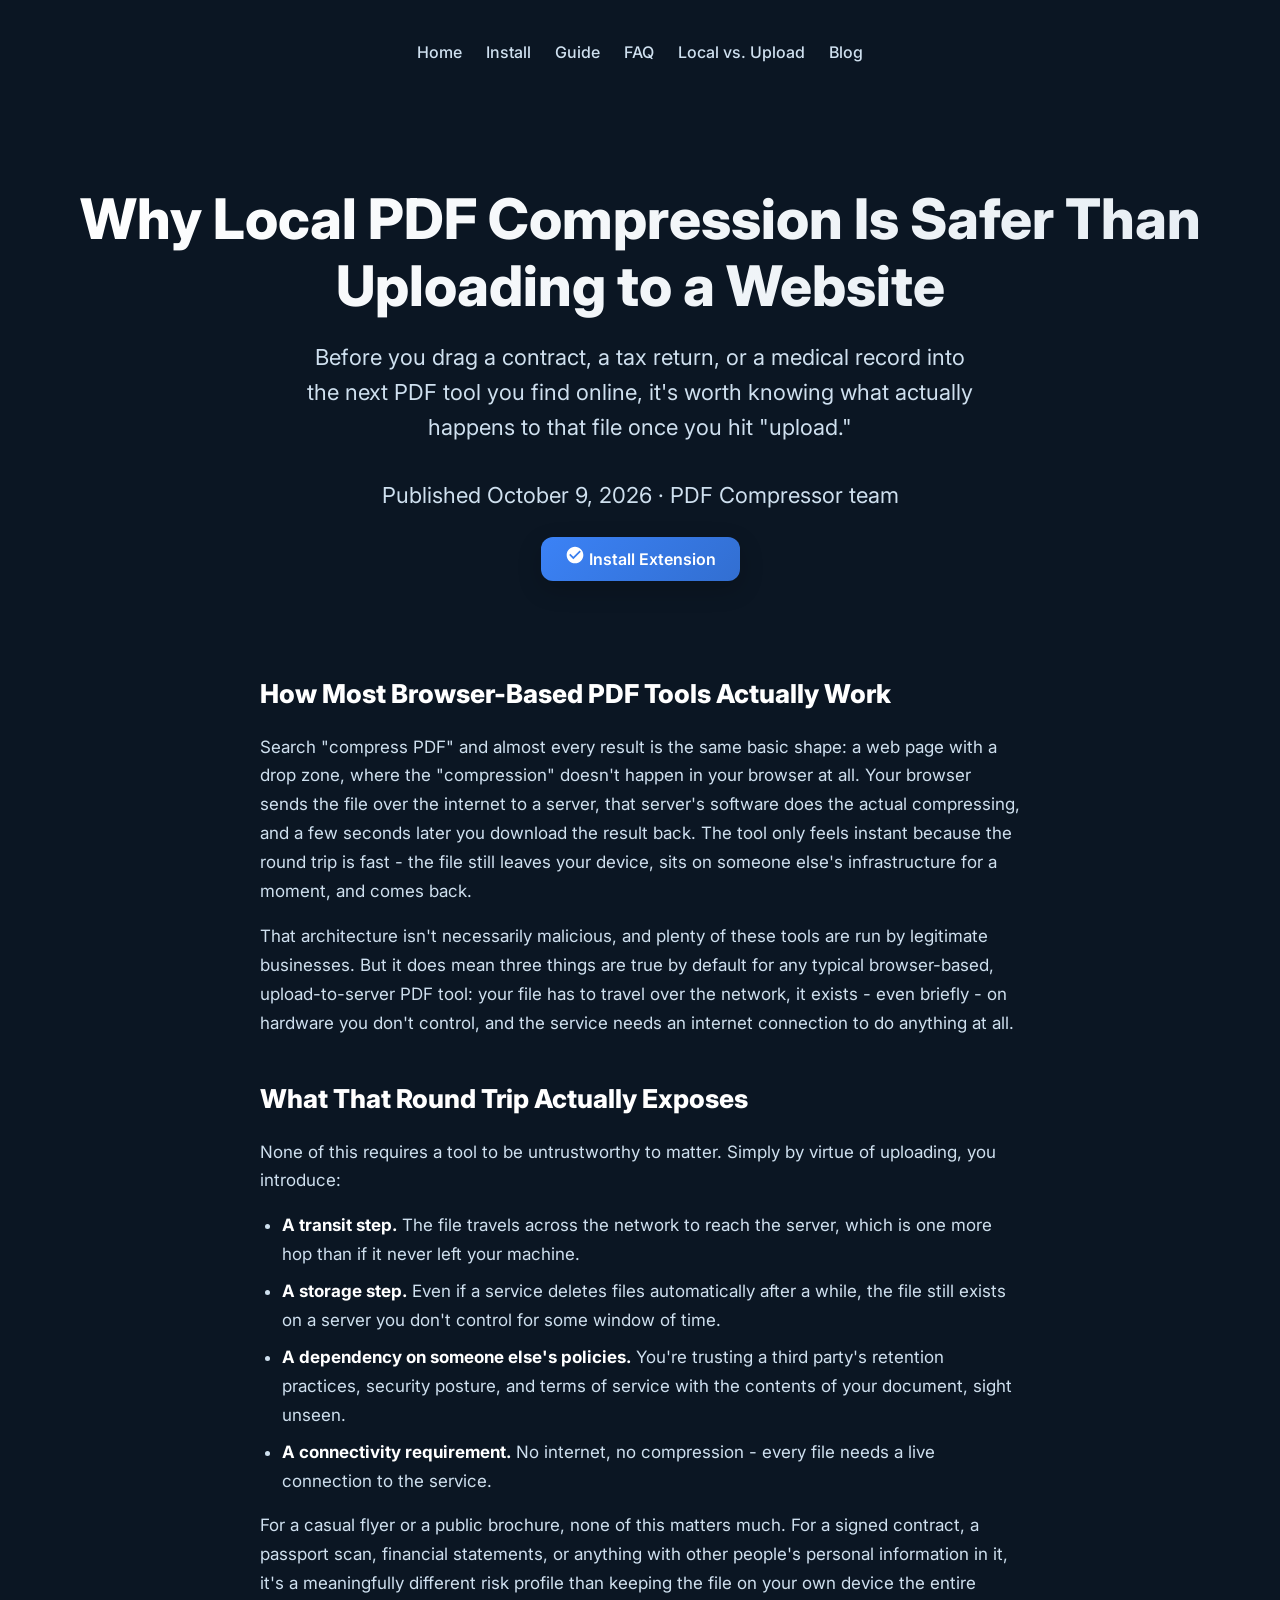
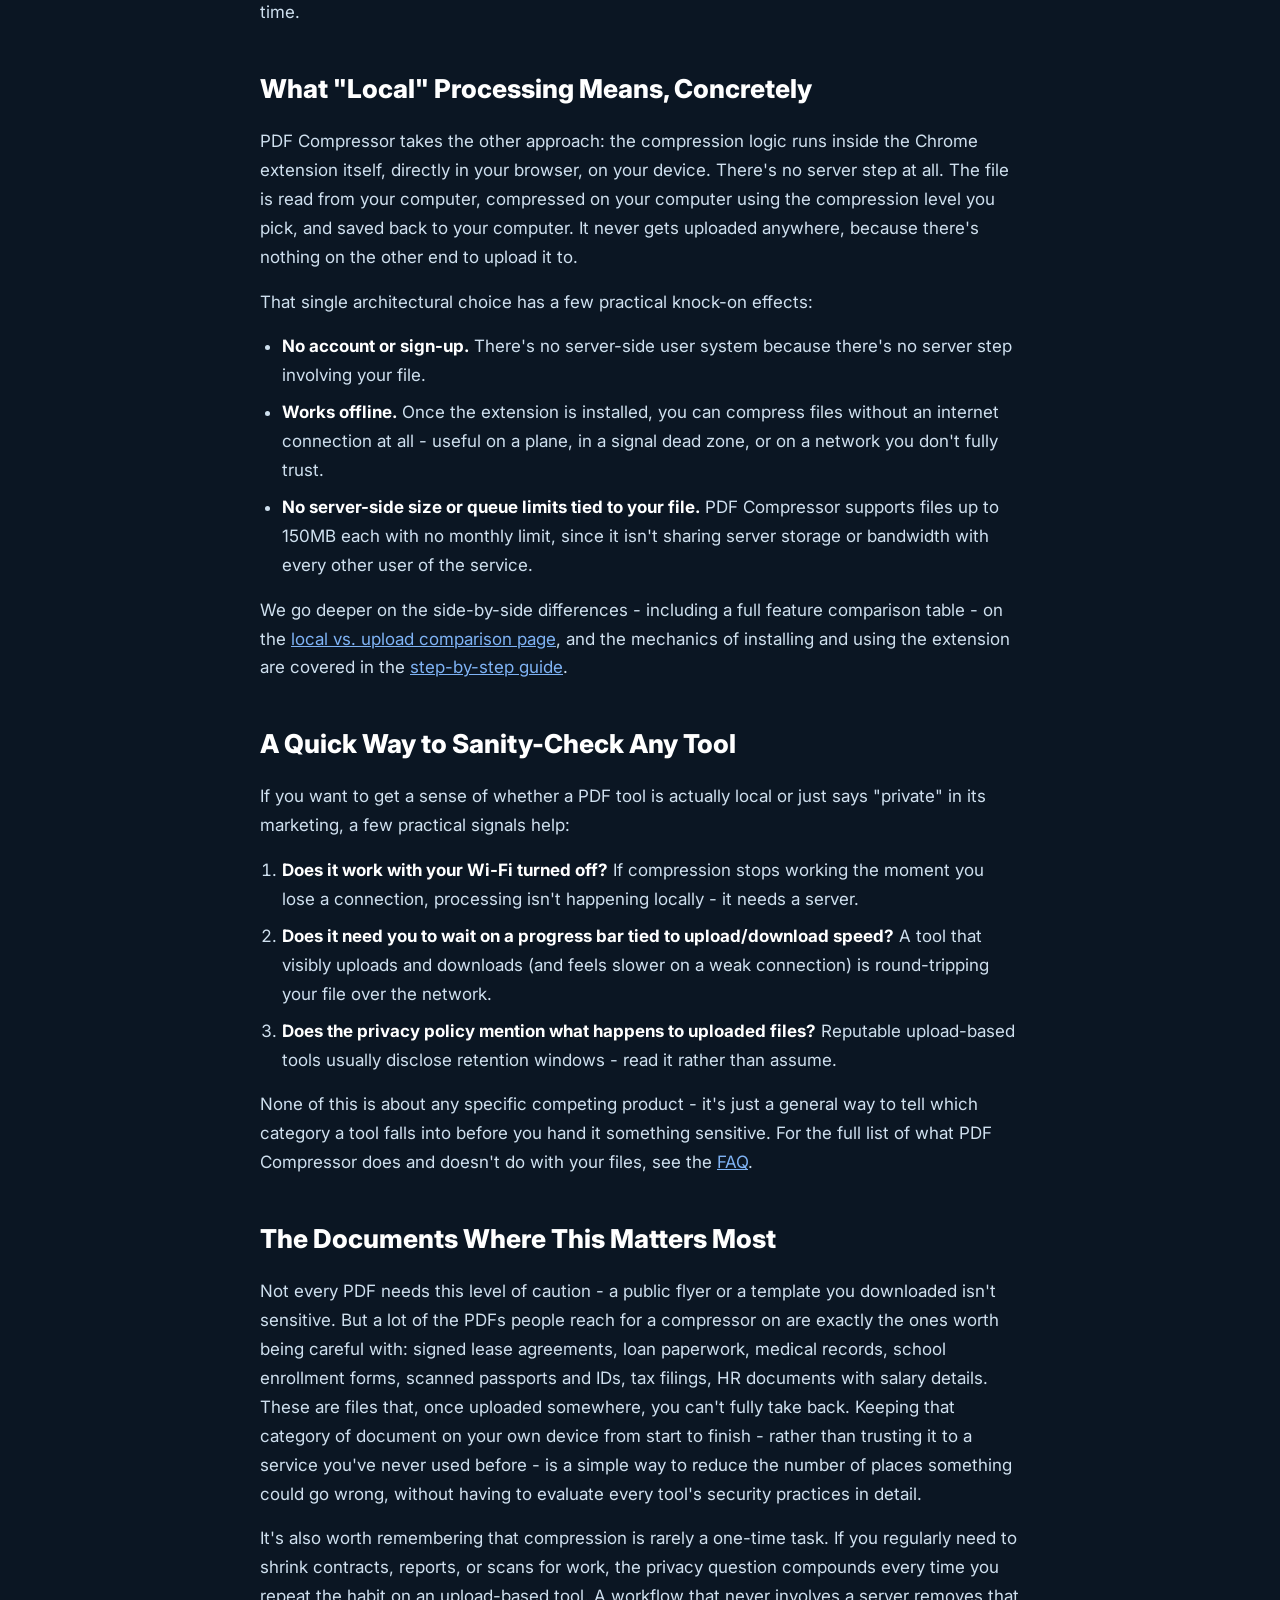
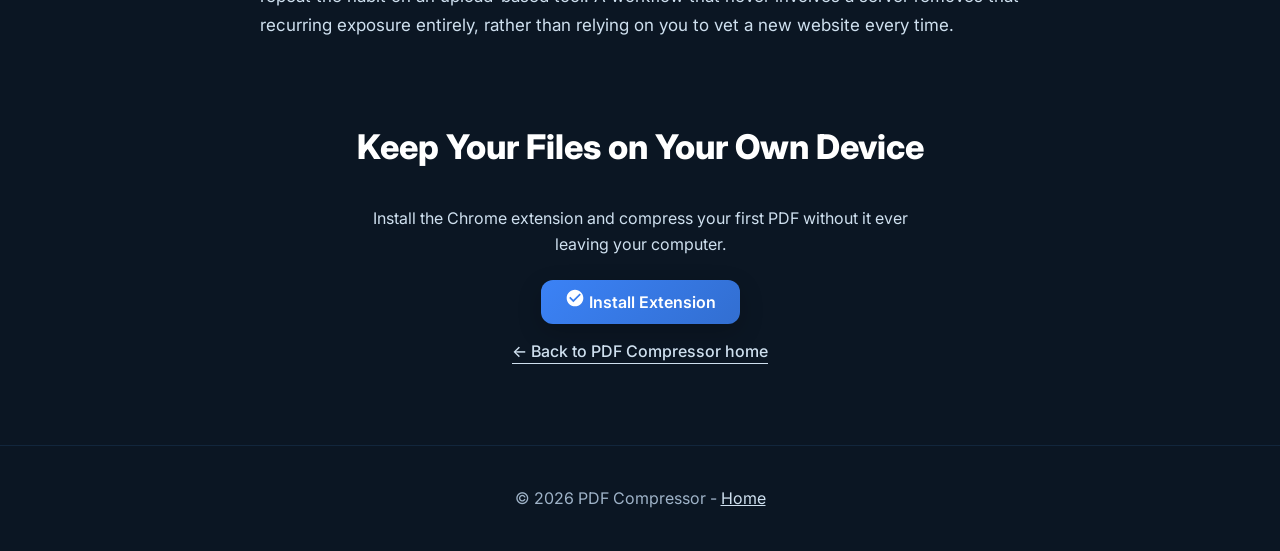
<file: blog/local-pdf-compression-vs-uploading/index.html>
<!DOCTYPE html>
<html lang="en">
<head>
  <meta charset="utf-8" />
  <meta name="viewport" content="width=device-width, initial-scale=1" />
  <title>Why Local PDF Compression Is Safer Than Uploading to a Website</title>
  <meta name="description" content="Most online PDF compressors upload your file to a server. Here's what that round trip actually exposes, and how local, in-browser compression avoids it." />
  <link rel="canonical" href="https://compressor-pdf.com/blog/local-pdf-compression-vs-uploading/" />

  <!-- Open Graph -->
  <meta property="og:type" content="article" />
  <meta property="og:url" content="https://compressor-pdf.com/blog/local-pdf-compression-vs-uploading/" />
  <meta property="og:site_name" content="PDF Compressor" />
  <meta property="og:title" content="Why Local PDF Compression Is Safer Than Uploading to a Website" />
  <meta property="og:description" content="Most online PDF compressors upload your file to a server. Here's what that round trip actually exposes, and how local, in-browser compression avoids it." />
  <meta property="og:image" content="https://compressor-pdf.com/Landing_Screen_1_PDF%20Compressor.png" />

  <!-- Twitter Card -->
  <meta name="twitter:card" content="summary_large_image" />
  <meta name="twitter:title" content="Why Local PDF Compression Is Safer Than Uploading to a Website" />
  <meta name="twitter:description" content="Most online PDF compressors upload your file to a server. Here's what that round trip actually exposes, and how local, in-browser compression avoids it." />
  <meta name="twitter:image" content="https://compressor-pdf.com/Landing_Screen_1_PDF%20Compressor.png" />

  <!-- Structured data: Article -->
  <script type="application/ld+json">
  {
    "@context": "https://schema.org",
    "@type": "Article",
    "headline": "Why Local PDF Compression Is Safer Than Uploading to a Website",
    "description": "Most online PDF compressors upload your file to a server. Here's what that round trip actually exposes, and how local, in-browser compression avoids it.",
    "datePublished": "2026-10-09",
    "dateModified": "2026-10-09",
    "author": { "@type": "Organization", "name": "PDF Compressor" },
    "publisher": {
      "@type": "Organization",
      "name": "PDF Compressor",
      "logo": { "@type": "ImageObject", "url": "https://compressor-pdf.com/web-app-manifest-512x512.png" }
    },
    "mainEntityOfPage": { "@type": "WebPage", "@id": "https://compressor-pdf.com/blog/local-pdf-compression-vs-uploading/" },
    "image": "https://compressor-pdf.com/Landing_Screen_1_PDF%20Compressor.png"
  }
  </script>

  <!-- Structured data: BreadcrumbList -->
  <script type="application/ld+json">
  {
    "@context": "https://schema.org",
    "@type": "BreadcrumbList",
    "itemListElement": [
      { "@type": "ListItem", "position": 1, "name": "Home", "item": "https://compressor-pdf.com/" },
      { "@type": "ListItem", "position": 2, "name": "Blog", "item": "https://compressor-pdf.com/blog/" },
      { "@type": "ListItem", "position": 3, "name": "Why Local PDF Compression Is Safer Than Uploading to a Website", "item": "https://compressor-pdf.com/blog/local-pdf-compression-vs-uploading/" }
    ]
  }
  </script>

  <!-- Google Tag Manager -->
  <script>(function(w,d,s,l,i){w[l]=w[l]||[];w[l].push({'gtm.start':
  new Date().getTime(),event:'gtm.js'});var f=d.getElementsByTagName(s)[0],
  j=d.createElement(s),dl=l!='dataLayer'?'&l='+l:'';j.async=true;j.src=
  'https://www.googletagmanager.com/gtm.js?id='+i+dl;f.parentNode.insertBefore(j,f);
  })(window,document,'script','dataLayer','GTM-55DXLQH4');</script>
  <!-- End Google Tag Manager -->

  <!-- Umami code -->
  <script defer src="https://cloud.umami.is/script.js" data-website-id="24f5e6fe-3038-49a9-a50f-7dc1986f6224"></script>

  <!-- Favicons -->
  <link rel="icon" type="image/png" href="/favicon-96x96.png" sizes="96x96" />
  <link rel="icon" type="image/svg+xml" href="/favicon.svg" />
  <link rel="shortcut icon" href="/favicon.ico" />
  <link rel="apple-touch-icon" sizes="180x180" href="/apple-touch-icon.png" />
  <link rel="manifest" href="/site.webmanifest" />

  <!-- Typography -->
  <link rel="preconnect" href="https://fonts.googleapis.com">
  <link rel="preconnect" href="https://fonts.gstatic.com" crossorigin>
  <link href="https://fonts.googleapis.com/css2?family=Inter:wght@400;600;700;800&display=swap" rel="stylesheet">

  <link rel="stylesheet" href="/shared/base.css" />

  <style>
    *{box-sizing:border-box}
    html,body{height:100%}
    body{
      margin:0;
      font-family: Inter, system-ui, -apple-system, "Segoe UI", Roboto, Helvetica, Arial, sans-serif;
      background: var(--body);
      color:#dbe7f3;
    }

    .wrap{
      max-width: 1200px;
      margin: 0 auto;
      padding: 0 20px;
    }

    .article-meta{
      color: var(--muted);
      font-size: 14px;
      margin: 0 0 30px;
    }

    .section-title{
      text-align:center;
      font-size:clamp(26px,3.6vw,34px);
      font-weight:800;
      color:#fff;
      margin:0 0 32px;
    }

    .body-copy{
      max-width: 760px;
      margin: 0 auto 60px;
      color: var(--text-muted);
      line-height: 1.7;
      font-size: 17px;
    }

    .body-copy p{ margin: 0 0 16px; }
    .body-copy h2{ color:#fff; font-size: 26px; font-weight: 800; margin: 40px 0 16px; }
    .body-copy h3{ color:#fff; font-size: 20px; font-weight: 700; margin: 28px 0 12px; }
    .body-copy ul, .body-copy ol{ margin: 0 0 16px; padding-left: 22px; }
    .body-copy li{ margin-bottom: 8px; }
    .body-copy strong{ color: #fff; }
    .body-copy a{ color: #7fb3f5; }

    .faq-list{
      max-width:760px;
      margin:0 auto;
      display:flex;
      flex-direction:column;
      gap:20px;
    }

    .faq-list .feature-card{
      text-align:left;
    }

    .faq-list h3{
      font-size: 19px;
      font-weight: 700;
      margin: 0 0 12px;
      color: #fff;
    }

    .faq-list p{
      color: var(--text-muted);
      line-height: 1.6;
      margin: 0;
    }

  
</style>
</head>
<body>
  <!-- Google Tag Manager (noscript) -->
  <noscript><iframe src="https://www.googletagmanager.com/ns.html?id=GTM-55DXLQH4"
  height="0" width="0" style="display:none;visibility:hidden"></iframe></noscript>
  <!-- End Google Tag Manager (noscript) -->

  <main class="wrap">
    <nav class="nav">
      <a href="/">Home</a>
      <a href="/install/">Install</a>
      <a href="/guide/">Guide</a>
      <a href="/faq/">FAQ</a>
      <a href="/local-vs-upload/">Local vs. Upload</a>
      <a href="/blog/">Blog</a>
    </nav>

    <section class="hero">
      <h1>Why Local PDF Compression Is Safer Than Uploading to a Website</h1>
      <p>Before you drag a contract, a tax return, or a medical record into the next PDF tool you find online, it's worth knowing what actually happens to that file once you hit "upload."</p>
      <p class="article-meta">Published October 9, 2026 · PDF Compressor team</p>
      <a href="https://chromewebstore.google.com/detail/pdf-compressor/pmkddnlhkeffkiomeijcancokeichgei" class="cta-button" target="_blank" rel="noopener">
        <svg width="20" height="20" viewBox="0 0 24 24" fill="currentColor">
          <path d="M12 2C6.48 2 2 6.48 2 12s4.48 10 10 10 10-4.48 10-10S17.52 2 12 2zm-2 15l-5-5 1.41-1.41L10 14.17l7.59-7.59L19 8l-9 9z"/>
        </svg>
        Install Extension
      </a>
    </section>

    <section>
      <div class="body-copy">
        <h2>How Most Browser-Based PDF Tools Actually Work</h2>
        <p>Search "compress PDF" and almost every result is the same basic shape: a web page with a drop zone, where the "compression" doesn't happen in your browser at all. Your browser sends the file over the internet to a server, that server's software does the actual compressing, and a few seconds later you download the result back. The tool only feels instant because the round trip is fast - the file still leaves your device, sits on someone else's infrastructure for a moment, and comes back.</p>
        <p>That architecture isn't necessarily malicious, and plenty of these tools are run by legitimate businesses. But it does mean three things are true by default for any typical browser-based, upload-to-server PDF tool: your file has to travel over the network, it exists - even briefly - on hardware you don't control, and the service needs an internet connection to do anything at all.</p>

        <h2>What That Round Trip Actually Exposes</h2>
        <p>None of this requires a tool to be untrustworthy to matter. Simply by virtue of uploading, you introduce:</p>
        <ul>
          <li><strong>A transit step.</strong> The file travels across the network to reach the server, which is one more hop than if it never left your machine.</li>
          <li><strong>A storage step.</strong> Even if a service deletes files automatically after a while, the file still exists on a server you don't control for some window of time.</li>
          <li><strong>A dependency on someone else's policies.</strong> You're trusting a third party's retention practices, security posture, and terms of service with the contents of your document, sight unseen.</li>
          <li><strong>A connectivity requirement.</strong> No internet, no compression - every file needs a live connection to the service.</li>
        </ul>
        <p>For a casual flyer or a public brochure, none of this matters much. For a signed contract, a passport scan, financial statements, or anything with other people's personal information in it, it's a meaningfully different risk profile than keeping the file on your own device the entire time.</p>

        <h2>What "Local" Processing Means, Concretely</h2>
        <p>PDF Compressor takes the other approach: the compression logic runs inside the Chrome extension itself, directly in your browser, on your device. There's no server step at all. The file is read from your computer, compressed on your computer using the compression level you pick, and saved back to your computer. It never gets uploaded anywhere, because there's nothing on the other end to upload it to.</p>
        <p>That single architectural choice has a few practical knock-on effects:</p>
        <ul>
          <li><strong>No account or sign-up.</strong> There's no server-side user system because there's no server step involving your file.</li>
          <li><strong>Works offline.</strong> Once the extension is installed, you can compress files without an internet connection at all - useful on a plane, in a signal dead zone, or on a network you don't fully trust.</li>
          <li><strong>No server-side size or queue limits tied to your file.</strong> PDF Compressor supports files up to 150MB each with no monthly limit, since it isn't sharing server storage or bandwidth with every other user of the service.</li>
        </ul>
        <p>We go deeper on the side-by-side differences - including a full feature comparison table - on the <a href="/local-vs-upload/">local vs. upload comparison page</a>, and the mechanics of installing and using the extension are covered in the <a href="/guide/">step-by-step guide</a>.</p>

        <h2>A Quick Way to Sanity-Check Any Tool</h2>
        <p>If you want to get a sense of whether a PDF tool is actually local or just says "private" in its marketing, a few practical signals help:</p>
        <ol>
          <li><strong>Does it work with your Wi-Fi turned off?</strong> If compression stops working the moment you lose a connection, processing isn't happening locally - it needs a server.</li>
          <li><strong>Does it need you to wait on a progress bar tied to upload/download speed?</strong> A tool that visibly uploads and downloads (and feels slower on a weak connection) is round-tripping your file over the network.</li>
          <li><strong>Does the privacy policy mention what happens to uploaded files?</strong> Reputable upload-based tools usually disclose retention windows - read it rather than assume.</li>
        </ol>
        <p>None of this is about any specific competing product - it's just a general way to tell which category a tool falls into before you hand it something sensitive. For the full list of what PDF Compressor does and doesn't do with your files, see the <a href="/faq/">FAQ</a>.</p>

        <h2>The Documents Where This Matters Most</h2>
        <p>Not every PDF needs this level of caution - a public flyer or a template you downloaded isn't sensitive. But a lot of the PDFs people reach for a compressor on are exactly the ones worth being careful with: signed lease agreements, loan paperwork, medical records, school enrollment forms, scanned passports and IDs, tax filings, HR documents with salary details. These are files that, once uploaded somewhere, you can't fully take back. Keeping that category of document on your own device from start to finish - rather than trusting it to a service you've never used before - is a simple way to reduce the number of places something could go wrong, without having to evaluate every tool's security practices in detail.</p>
        <p>It's also worth remembering that compression is rarely a one-time task. If you regularly need to shrink contracts, reports, or scans for work, the privacy question compounds every time you repeat the habit on an upload-based tool. A workflow that never involves a server removes that recurring exposure entirely, rather than relying on you to vet a new website every time.</p>
      </div>
    </section>

    <section style="text-align:center; margin: 80px 0;">
      <h2 class="section-title">Keep Your Files on Your Own Device</h2>
      <p style="color: var(--text-muted); max-width: 560px; margin: 0 auto 30px;">Install the Chrome extension and compress your first PDF without it ever leaving your computer.</p>
      <a href="https://chromewebstore.google.com/detail/pdf-compressor/pmkddnlhkeffkiomeijcancokeichgei" class="cta-button" target="_blank" rel="noopener">
        <svg width="20" height="20" viewBox="0 0 24 24" fill="currentColor">
          <path d="M12 2C6.48 2 2 6.48 2 12s4.48 10 10 10 10-4.48 10-10S17.52 2 12 2zm-2 15l-5-5 1.41-1.41L10 14.17l7.59-7.59L19 8l-9 9z"/>
        </svg>
        Install Extension
      </a>
      <div style="margin-top: 24px;">
        <a href="/" style="color: var(--text-muted); text-decoration: none; font-weight: 500; border-bottom: 1px solid var(--text-muted); padding-bottom: 2px;">
          ← Back to PDF Compressor home
        </a>
      </div>
    </section>
  </main>

  <footer class="footer">© 2026 PDF Compressor - <a href="/">Home</a></footer>
</body>
</html>
</file>
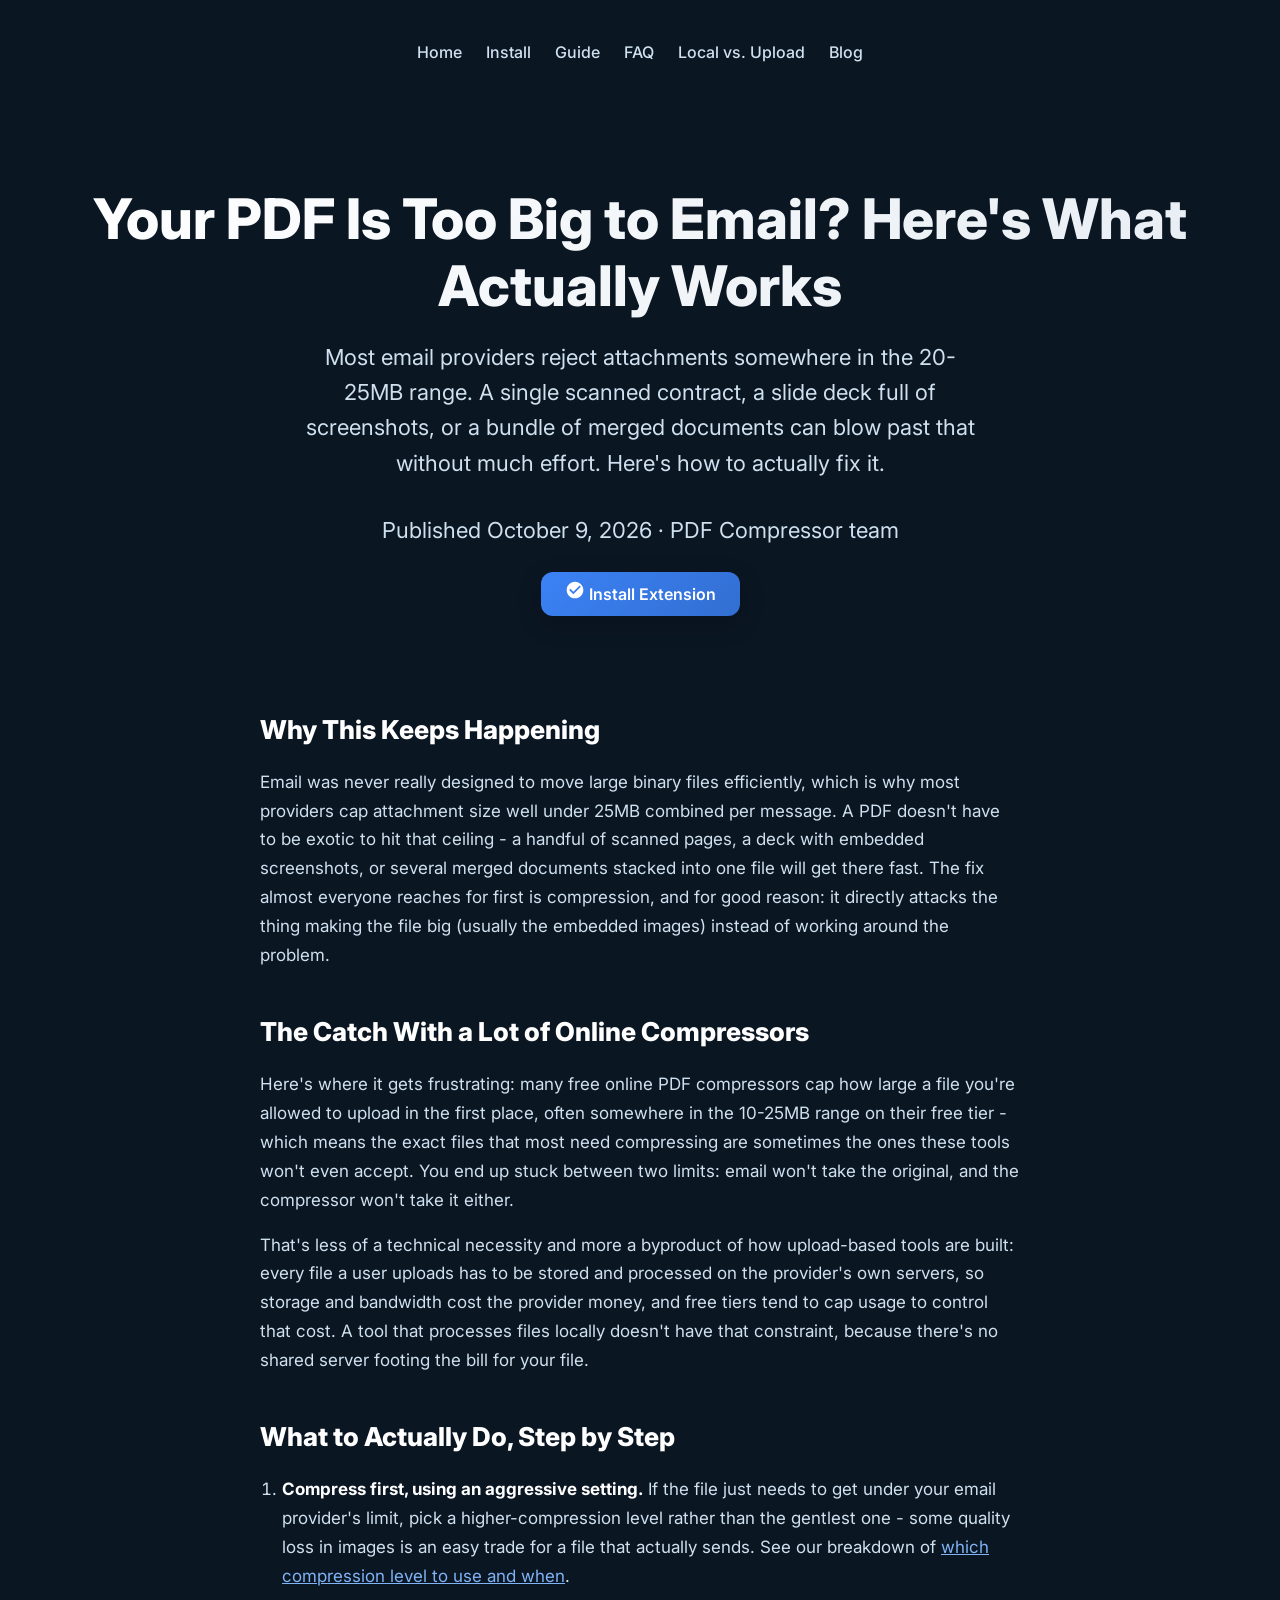
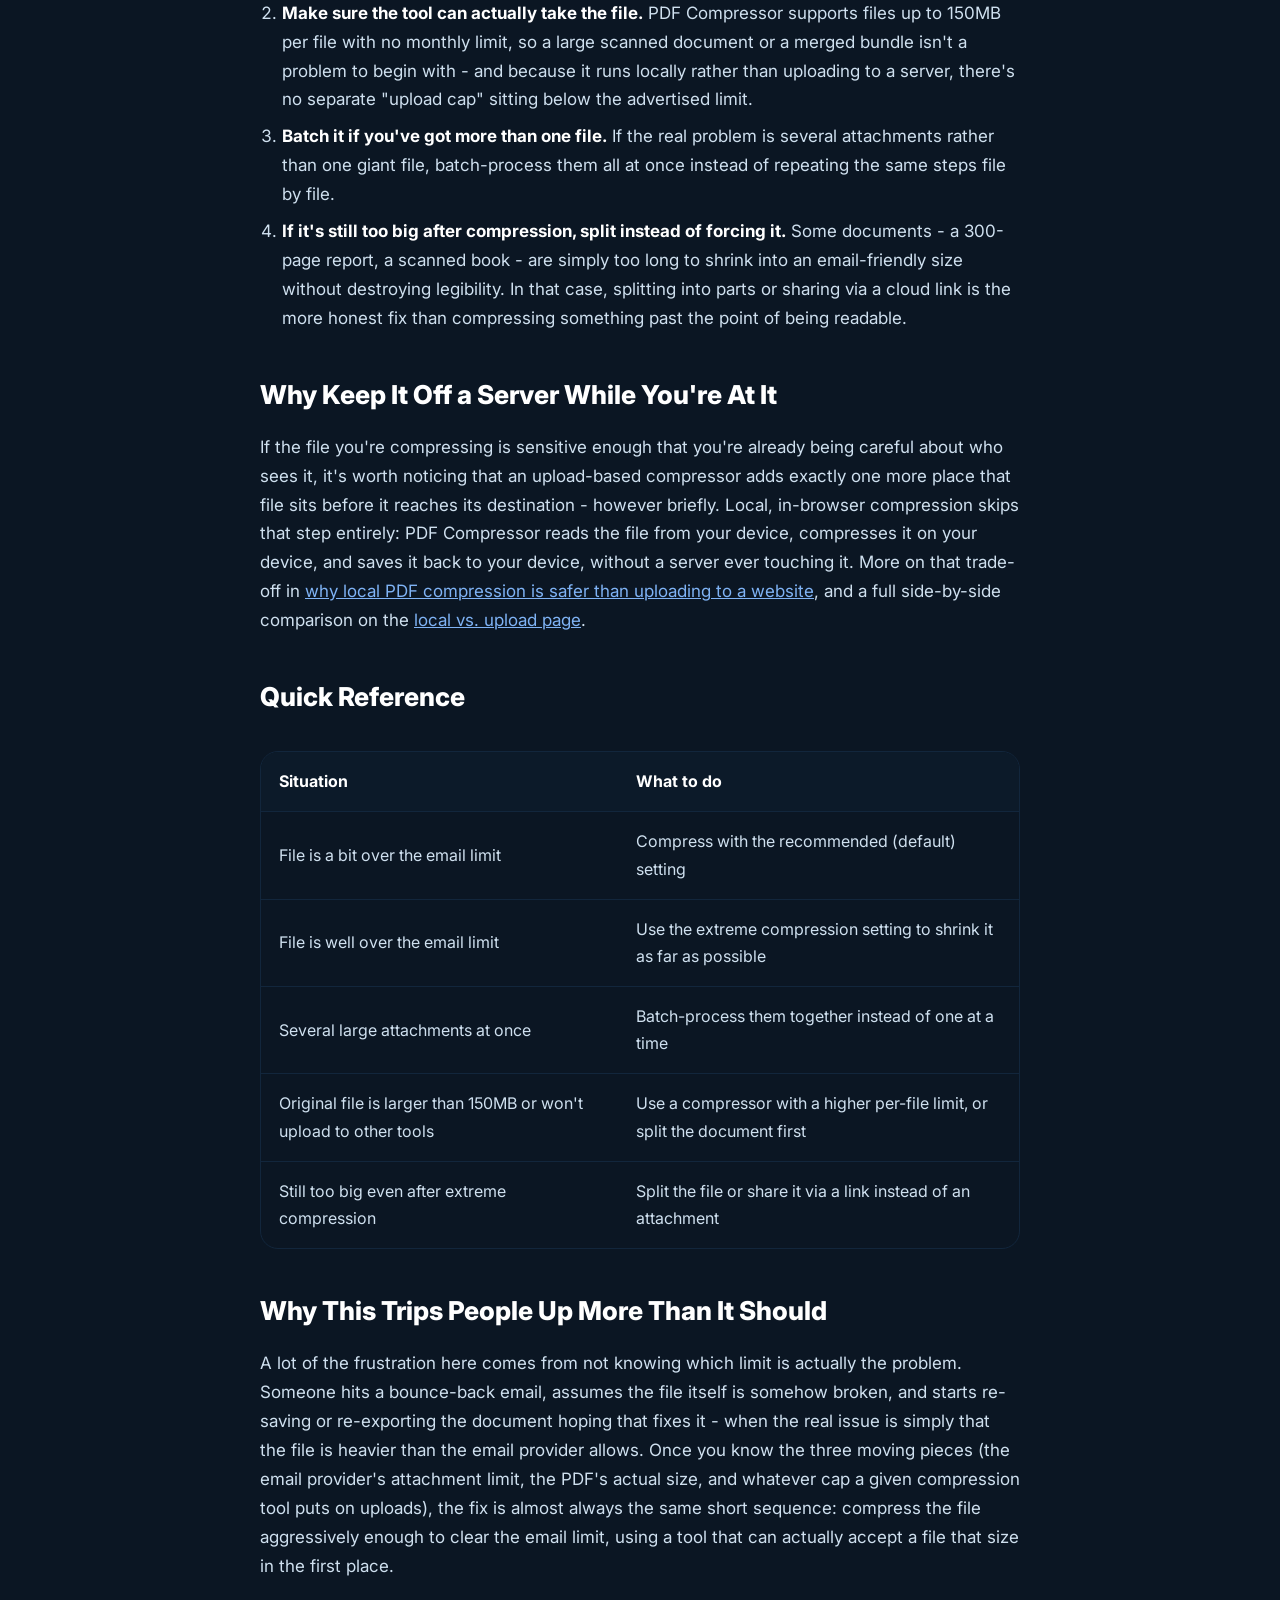
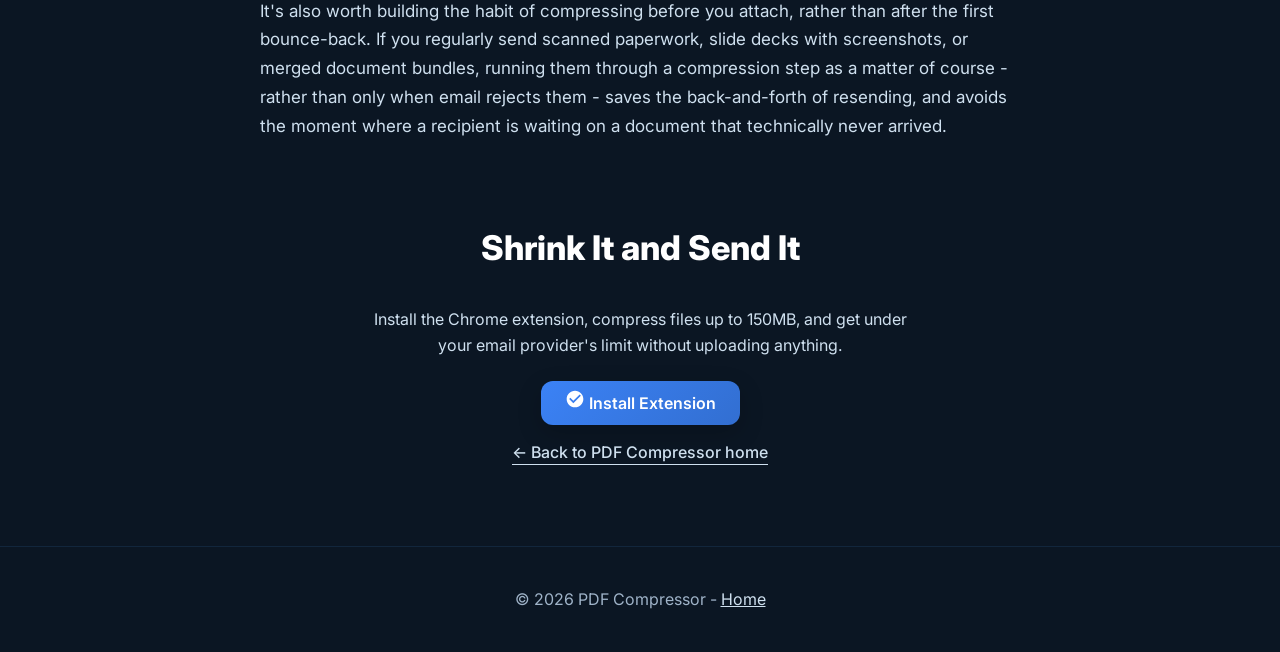
<file: blog/pdf-too-big-to-email/index.html>
<!DOCTYPE html>
<html lang="en">
<head>
  <meta charset="utf-8" />
  <meta name="viewport" content="width=device-width, initial-scale=1" />
  <title>Your PDF Is Too Big to Email? Here's What Actually Works</title>
  <meta name="description" content="What to do when a PDF bounces back from your email provider for being too large - including why many online compressors can't help with the biggest files." />
  <link rel="canonical" href="https://compressor-pdf.com/blog/pdf-too-big-to-email/" />

  <!-- Open Graph -->
  <meta property="og:type" content="article" />
  <meta property="og:url" content="https://compressor-pdf.com/blog/pdf-too-big-to-email/" />
  <meta property="og:site_name" content="PDF Compressor" />
  <meta property="og:title" content="Your PDF Is Too Big to Email? Here's What Actually Works" />
  <meta property="og:description" content="What to do when a PDF bounces back from your email provider for being too large - including why many online compressors can't help with the biggest files." />
  <meta property="og:image" content="https://compressor-pdf.com/Landing_Screen_1_PDF%20Compressor.png" />

  <!-- Twitter Card -->
  <meta name="twitter:card" content="summary_large_image" />
  <meta name="twitter:title" content="Your PDF Is Too Big to Email? Here's What Actually Works" />
  <meta name="twitter:description" content="What to do when a PDF bounces back from your email provider for being too large - including why many online compressors can't help with the biggest files." />
  <meta name="twitter:image" content="https://compressor-pdf.com/Landing_Screen_1_PDF%20Compressor.png" />

  <!-- Structured data: Article -->
  <script type="application/ld+json">
  {
    "@context": "https://schema.org",
    "@type": "Article",
    "headline": "Your PDF Is Too Big to Email? Here's What Actually Works",
    "description": "What to do when a PDF bounces back from your email provider for being too large - including why many online compressors can't help with the biggest files.",
    "datePublished": "2026-10-09",
    "dateModified": "2026-10-09",
    "author": { "@type": "Organization", "name": "PDF Compressor" },
    "publisher": {
      "@type": "Organization",
      "name": "PDF Compressor",
      "logo": { "@type": "ImageObject", "url": "https://compressor-pdf.com/web-app-manifest-512x512.png" }
    },
    "mainEntityOfPage": { "@type": "WebPage", "@id": "https://compressor-pdf.com/blog/pdf-too-big-to-email/" },
    "image": "https://compressor-pdf.com/Landing_Screen_1_PDF%20Compressor.png"
  }
  </script>

  <!-- Structured data: BreadcrumbList -->
  <script type="application/ld+json">
  {
    "@context": "https://schema.org",
    "@type": "BreadcrumbList",
    "itemListElement": [
      { "@type": "ListItem", "position": 1, "name": "Home", "item": "https://compressor-pdf.com/" },
      { "@type": "ListItem", "position": 2, "name": "Blog", "item": "https://compressor-pdf.com/blog/" },
      { "@type": "ListItem", "position": 3, "name": "Your PDF Is Too Big to Email? Here's What Actually Works", "item": "https://compressor-pdf.com/blog/pdf-too-big-to-email/" }
    ]
  }
  </script>

  <!-- Google Tag Manager -->
  <script>(function(w,d,s,l,i){w[l]=w[l]||[];w[l].push({'gtm.start':
  new Date().getTime(),event:'gtm.js'});var f=d.getElementsByTagName(s)[0],
  j=d.createElement(s),dl=l!='dataLayer'?'&l='+l:'';j.async=true;j.src=
  'https://www.googletagmanager.com/gtm.js?id='+i+dl;f.parentNode.insertBefore(j,f);
  })(window,document,'script','dataLayer','GTM-55DXLQH4');</script>
  <!-- End Google Tag Manager -->

  <!-- Umami code -->
  <script defer src="https://cloud.umami.is/script.js" data-website-id="24f5e6fe-3038-49a9-a50f-7dc1986f6224"></script>

  <!-- Favicons -->
  <link rel="icon" type="image/png" href="/favicon-96x96.png" sizes="96x96" />
  <link rel="icon" type="image/svg+xml" href="/favicon.svg" />
  <link rel="shortcut icon" href="/favicon.ico" />
  <link rel="apple-touch-icon" sizes="180x180" href="/apple-touch-icon.png" />
  <link rel="manifest" href="/site.webmanifest" />

  <!-- Typography -->
  <link rel="preconnect" href="https://fonts.googleapis.com">
  <link rel="preconnect" href="https://fonts.gstatic.com" crossorigin>
  <link href="https://fonts.googleapis.com/css2?family=Inter:wght@400;600;700;800&display=swap" rel="stylesheet">

  <link rel="stylesheet" href="/shared/base.css" />

  <style>
    *{box-sizing:border-box}
    html,body{height:100%}
    body{
      margin:0;
      font-family: Inter, system-ui, -apple-system, "Segoe UI", Roboto, Helvetica, Arial, sans-serif;
      background: var(--body);
      color:#dbe7f3;
    }

    .wrap{
      max-width: 1200px;
      margin: 0 auto;
      padding: 0 20px;
    }

    .article-meta{
      color: var(--muted);
      font-size: 14px;
      margin: 0 0 30px;
    }

    .section-title{
      text-align:center;
      font-size:clamp(26px,3.6vw,34px);
      font-weight:800;
      color:#fff;
      margin:0 0 32px;
    }

    .body-copy{
      max-width: 760px;
      margin: 0 auto 60px;
      color: var(--text-muted);
      line-height: 1.7;
      font-size: 17px;
    }

    .body-copy p{ margin: 0 0 16px; }
    .body-copy h2{ color:#fff; font-size: 26px; font-weight: 800; margin: 40px 0 16px; }
    .body-copy h3{ color:#fff; font-size: 20px; font-weight: 700; margin: 28px 0 12px; }
    .body-copy ul, .body-copy ol{ margin: 0 0 16px; padding-left: 22px; }
    .body-copy li{ margin-bottom: 8px; }
    .body-copy strong{ color: #fff; }
    .body-copy a{ color: #7fb3f5; }

    .faq-list{
      max-width:760px;
      margin:0 auto;
      display:flex;
      flex-direction:column;
      gap:20px;
    }

    .faq-list .feature-card{
      text-align:left;
    }

    .faq-list h3{
      font-size: 19px;
      font-weight: 700;
      margin: 0 0 12px;
      color: #fff;
    }

    .faq-list p{
      color: var(--text-muted);
      line-height: 1.6;
      margin: 0;
    }

  
</style>
</head>
<body>
  <!-- Google Tag Manager (noscript) -->
  <noscript><iframe src="https://www.googletagmanager.com/ns.html?id=GTM-55DXLQH4"
  height="0" width="0" style="display:none;visibility:hidden"></iframe></noscript>
  <!-- End Google Tag Manager (noscript) -->

  <main class="wrap">
    <nav class="nav">
      <a href="/">Home</a>
      <a href="/install/">Install</a>
      <a href="/guide/">Guide</a>
      <a href="/faq/">FAQ</a>
      <a href="/local-vs-upload/">Local vs. Upload</a>
      <a href="/blog/">Blog</a>
    </nav>

    <section class="hero">
      <h1>Your PDF Is Too Big to Email? Here's What Actually Works</h1>
      <p>Most email providers reject attachments somewhere in the 20-25MB range. A single scanned contract, a slide deck full of screenshots, or a bundle of merged documents can blow past that without much effort. Here's how to actually fix it.</p>
      <p class="article-meta">Published October 9, 2026 · PDF Compressor team</p>
      <a href="https://chromewebstore.google.com/detail/pdf-compressor/pmkddnlhkeffkiomeijcancokeichgei" class="cta-button" target="_blank" rel="noopener">
        <svg width="20" height="20" viewBox="0 0 24 24" fill="currentColor">
          <path d="M12 2C6.48 2 2 6.48 2 12s4.48 10 10 10 10-4.48 10-10S17.52 2 12 2zm-2 15l-5-5 1.41-1.41L10 14.17l7.59-7.59L19 8l-9 9z"/>
        </svg>
        Install Extension
      </a>
    </section>

    <section>
      <div class="body-copy">
        <h2>Why This Keeps Happening</h2>
        <p>Email was never really designed to move large binary files efficiently, which is why most providers cap attachment size well under 25MB combined per message. A PDF doesn't have to be exotic to hit that ceiling - a handful of scanned pages, a deck with embedded screenshots, or several merged documents stacked into one file will get there fast. The fix almost everyone reaches for first is compression, and for good reason: it directly attacks the thing making the file big (usually the embedded images) instead of working around the problem.</p>

        <h2>The Catch With a Lot of Online Compressors</h2>
        <p>Here's where it gets frustrating: many free online PDF compressors cap how large a file you're allowed to upload in the first place, often somewhere in the 10-25MB range on their free tier - which means the exact files that most need compressing are sometimes the ones these tools won't even accept. You end up stuck between two limits: email won't take the original, and the compressor won't take it either.</p>
        <p>That's less of a technical necessity and more a byproduct of how upload-based tools are built: every file a user uploads has to be stored and processed on the provider's own servers, so storage and bandwidth cost the provider money, and free tiers tend to cap usage to control that cost. A tool that processes files locally doesn't have that constraint, because there's no shared server footing the bill for your file.</p>

        <h2>What to Actually Do, Step by Step</h2>
        <ol>
          <li><strong>Compress first, using an aggressive setting.</strong> If the file just needs to get under your email provider's limit, pick a higher-compression level rather than the gentlest one - some quality loss in images is an easy trade for a file that actually sends. See our breakdown of <a href="/blog/reduce-pdf-file-size-without-losing-quality/">which compression level to use and when</a>.</li>
          <li><strong>Make sure the tool can actually take the file.</strong> PDF Compressor supports files up to 150MB per file with no monthly limit, so a large scanned document or a merged bundle isn't a problem to begin with - and because it runs locally rather than uploading to a server, there's no separate "upload cap" sitting below the advertised limit.</li>
          <li><strong>Batch it if you've got more than one file.</strong> If the real problem is several attachments rather than one giant file, batch-process them all at once instead of repeating the same steps file by file.</li>
          <li><strong>If it's still too big after compression, split instead of forcing it.</strong> Some documents - a 300-page report, a scanned book - are simply too long to shrink into an email-friendly size without destroying legibility. In that case, splitting into parts or sharing via a cloud link is the more honest fix than compressing something past the point of being readable.</li>
        </ol>

        <h2>Why Keep It Off a Server While You're At It</h2>
        <p>If the file you're compressing is sensitive enough that you're already being careful about who sees it, it's worth noticing that an upload-based compressor adds exactly one more place that file sits before it reaches its destination - however briefly. Local, in-browser compression skips that step entirely: PDF Compressor reads the file from your device, compresses it on your device, and saves it back to your device, without a server ever touching it. More on that trade-off in <a href="/blog/local-pdf-compression-vs-uploading/">why local PDF compression is safer than uploading to a website</a>, and a full side-by-side comparison on the <a href="/local-vs-upload/">local vs. upload page</a>.</p>

        <h2>Quick Reference</h2>
        <div class="compare-table-wrap">
        <table class="compare-table">
          <thead>
            <tr>
              <th>Situation</th>
              <th>What to do</th>
            </tr>
          </thead>
          <tbody>
            <tr>
              <td>File is a bit over the email limit</td>
              <td data-label="What to do">Compress with the recommended (default) setting</td>
            </tr>
            <tr>
              <td>File is well over the email limit</td>
              <td data-label="What to do">Use the extreme compression setting to shrink it as far as possible</td>
            </tr>
            <tr>
              <td>Several large attachments at once</td>
              <td data-label="What to do">Batch-process them together instead of one at a time</td>
            </tr>
            <tr>
              <td>Original file is larger than 150MB or won't upload to other tools</td>
              <td data-label="What to do">Use a compressor with a higher per-file limit, or split the document first</td>
            </tr>
            <tr>
              <td>Still too big even after extreme compression</td>
              <td data-label="What to do">Split the file or share it via a link instead of an attachment</td>
            </tr>
          </tbody>
        </table>
        </div>

        <h2>Why This Trips People Up More Than It Should</h2>
        <p>A lot of the frustration here comes from not knowing which limit is actually the problem. Someone hits a bounce-back email, assumes the file itself is somehow broken, and starts re-saving or re-exporting the document hoping that fixes it - when the real issue is simply that the file is heavier than the email provider allows. Once you know the three moving pieces (the email provider's attachment limit, the PDF's actual size, and whatever cap a given compression tool puts on uploads), the fix is almost always the same short sequence: compress the file aggressively enough to clear the email limit, using a tool that can actually accept a file that size in the first place.</p>
        <p>It's also worth building the habit of compressing before you attach, rather than after the first bounce-back. If you regularly send scanned paperwork, slide decks with screenshots, or merged document bundles, running them through a compression step as a matter of course - rather than only when email rejects them - saves the back-and-forth of resending, and avoids the moment where a recipient is waiting on a document that technically never arrived.</p>
      </div>
    </section>

    <section style="text-align:center; margin: 80px 0;">
      <h2 class="section-title">Shrink It and Send It</h2>
      <p style="color: var(--text-muted); max-width: 560px; margin: 0 auto 30px;">Install the Chrome extension, compress files up to 150MB, and get under your email provider's limit without uploading anything.</p>
      <a href="https://chromewebstore.google.com/detail/pdf-compressor/pmkddnlhkeffkiomeijcancokeichgei" class="cta-button" target="_blank" rel="noopener">
        <svg width="20" height="20" viewBox="0 0 24 24" fill="currentColor">
          <path d="M12 2C6.48 2 2 6.48 2 12s4.48 10 10 10 10-4.48 10-10S17.52 2 12 2zm-2 15l-5-5 1.41-1.41L10 14.17l7.59-7.59L19 8l-9 9z"/>
        </svg>
        Install Extension
      </a>
      <div style="margin-top: 24px;">
        <a href="/" style="color: var(--text-muted); text-decoration: none; font-weight: 500; border-bottom: 1px solid var(--text-muted); padding-bottom: 2px;">
          ← Back to PDF Compressor home
        </a>
      </div>
    </section>
  </main>

  <footer class="footer">© 2026 PDF Compressor - <a href="/">Home</a></footer>
</body>
</html>
</file>
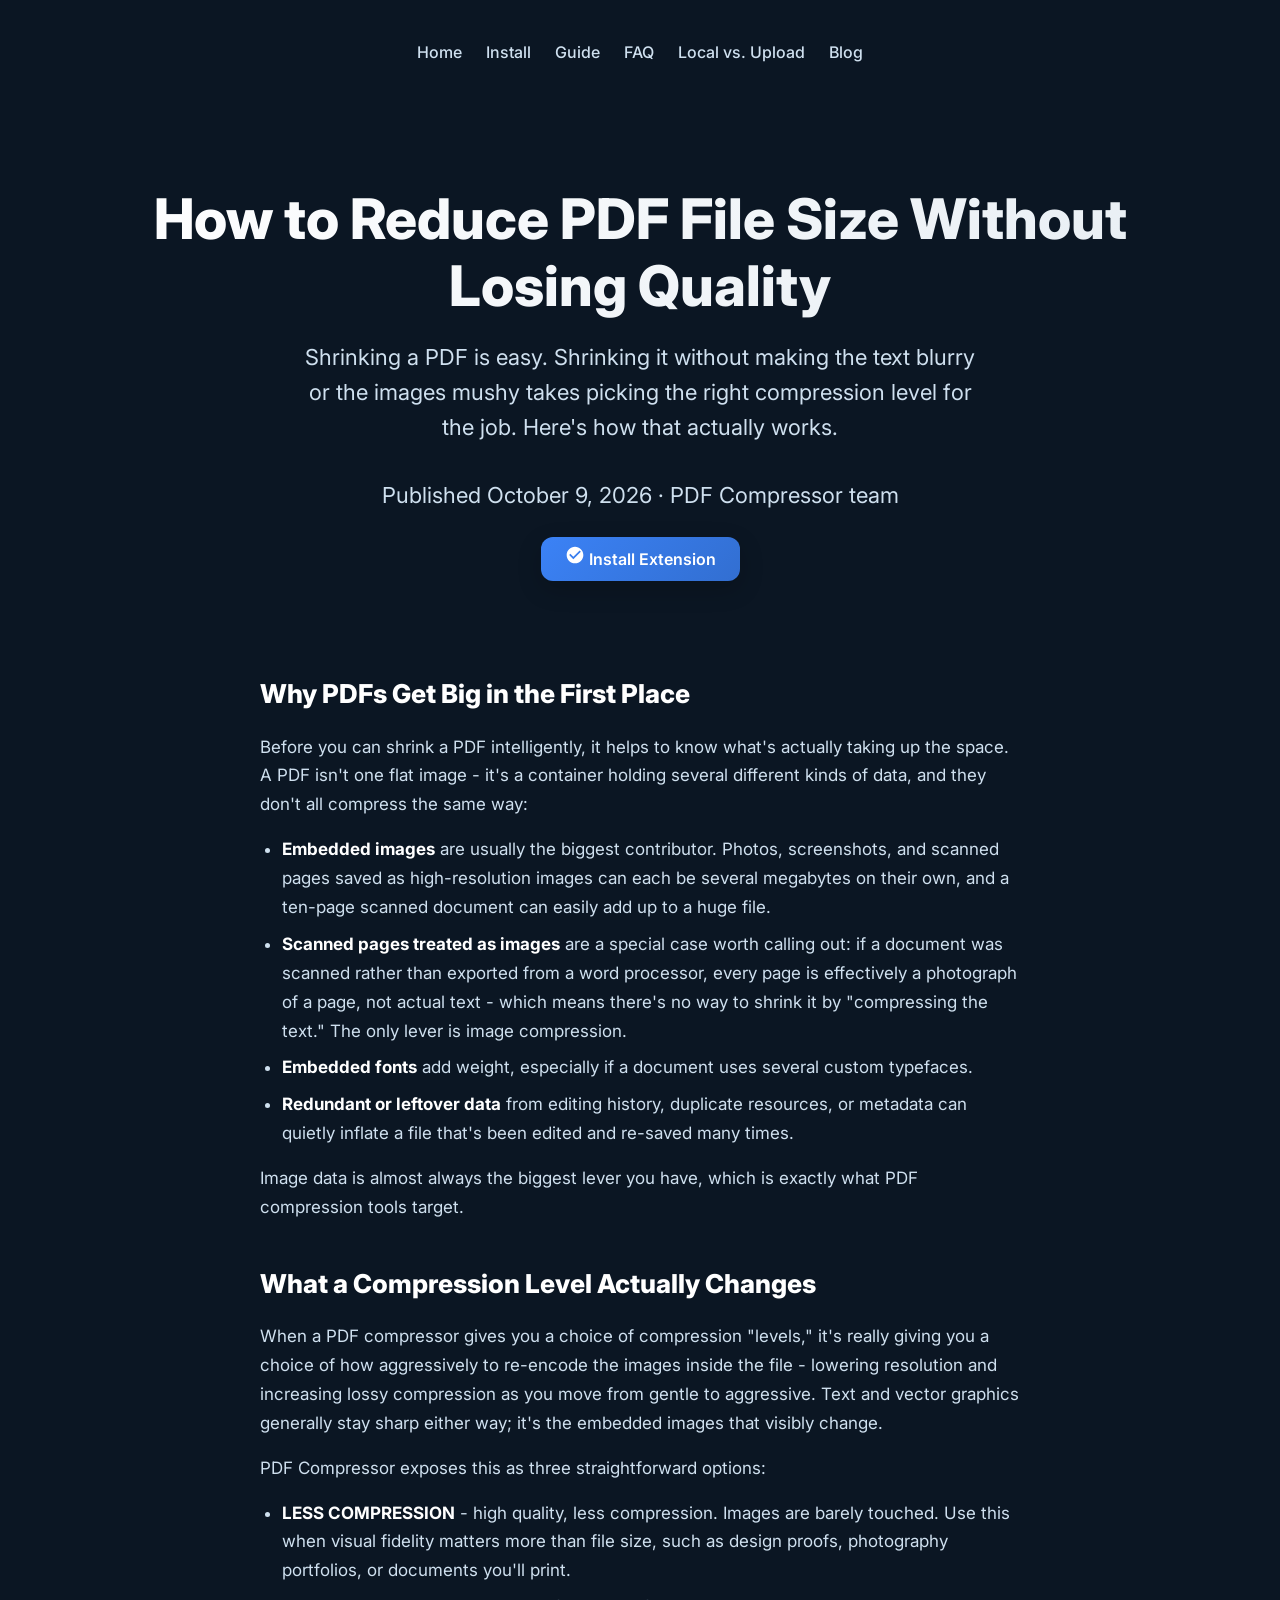
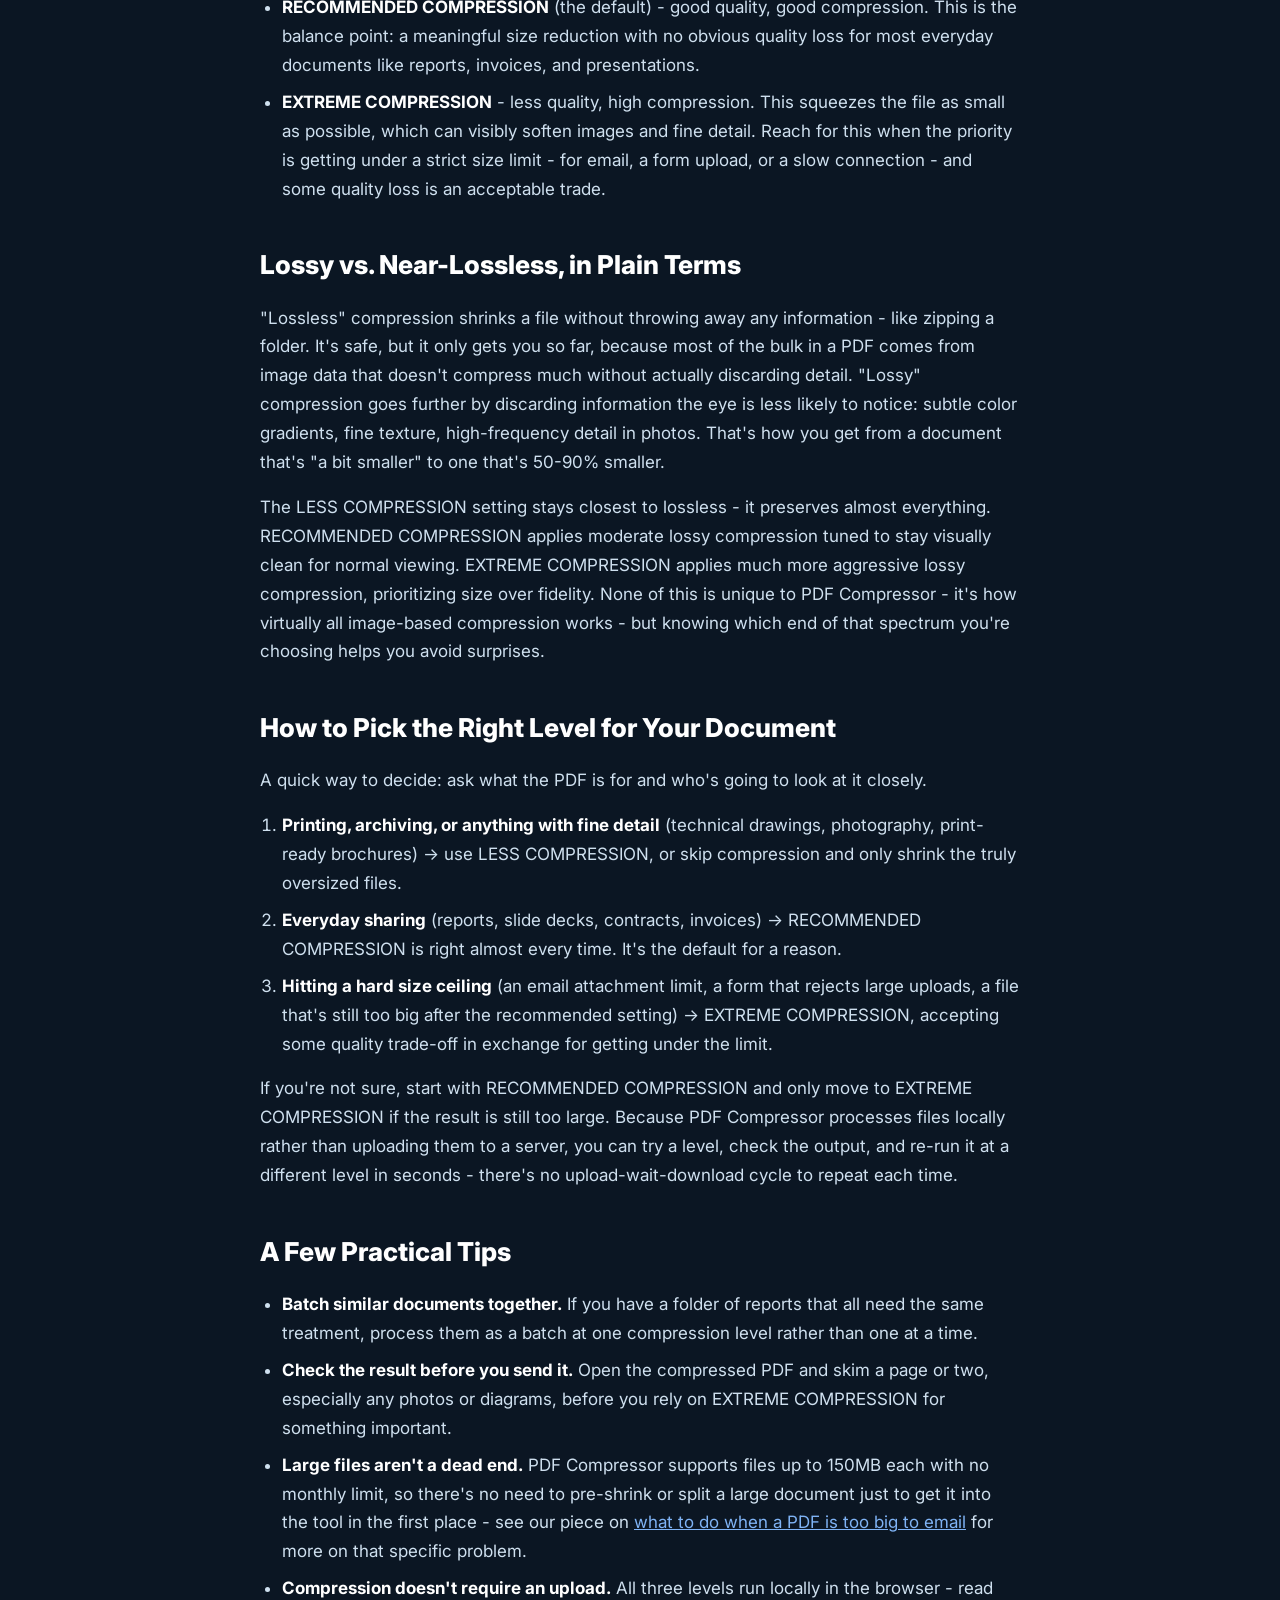
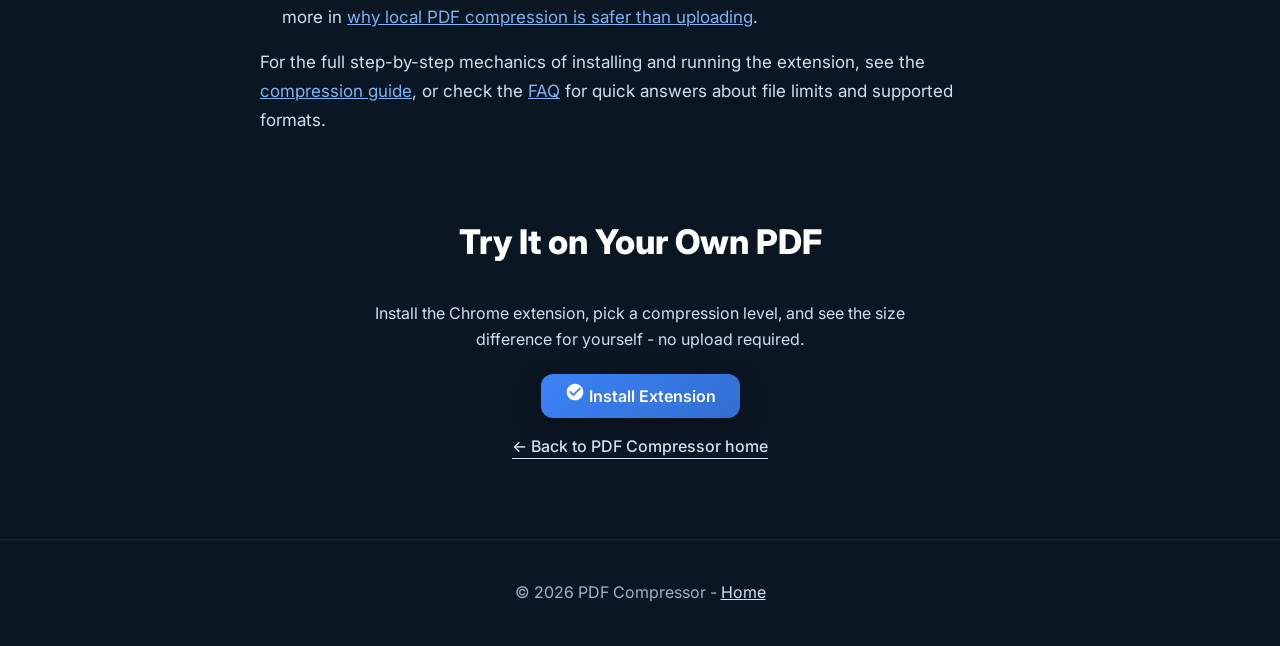
<file: blog/reduce-pdf-file-size-without-losing-quality/index.html>
<!DOCTYPE html>
<html lang="en">
<head>
  <meta charset="utf-8" />
  <meta name="viewport" content="width=device-width, initial-scale=1" />
  <title>How to Reduce PDF File Size Without Losing Quality</title>
  <meta name="description" content="How PDF compression levels actually work, and how to pick the right one so your file gets smaller without looking worse than it needs to." />
  <link rel="canonical" href="https://compressor-pdf.com/blog/reduce-pdf-file-size-without-losing-quality/" />

  <!-- Open Graph -->
  <meta property="og:type" content="article" />
  <meta property="og:url" content="https://compressor-pdf.com/blog/reduce-pdf-file-size-without-losing-quality/" />
  <meta property="og:site_name" content="PDF Compressor" />
  <meta property="og:title" content="How to Reduce PDF File Size Without Losing Quality" />
  <meta property="og:description" content="How PDF compression levels actually work, and how to pick the right one so your file gets smaller without looking worse than it needs to." />
  <meta property="og:image" content="https://compressor-pdf.com/Landing_Screen_1_PDF%20Compressor.png" />

  <!-- Twitter Card -->
  <meta name="twitter:card" content="summary_large_image" />
  <meta name="twitter:title" content="How to Reduce PDF File Size Without Losing Quality" />
  <meta name="twitter:description" content="How PDF compression levels actually work, and how to pick the right one so your file gets smaller without looking worse than it needs to." />
  <meta name="twitter:image" content="https://compressor-pdf.com/Landing_Screen_1_PDF%20Compressor.png" />

  <!-- Structured data: Article -->
  <script type="application/ld+json">
  {
    "@context": "https://schema.org",
    "@type": "Article",
    "headline": "How to Reduce PDF File Size Without Losing Quality",
    "description": "How PDF compression levels actually work, and how to pick the right one so your file gets smaller without looking worse than it needs to.",
    "datePublished": "2026-10-09",
    "dateModified": "2026-10-09",
    "author": { "@type": "Organization", "name": "PDF Compressor" },
    "publisher": {
      "@type": "Organization",
      "name": "PDF Compressor",
      "logo": { "@type": "ImageObject", "url": "https://compressor-pdf.com/web-app-manifest-512x512.png" }
    },
    "mainEntityOfPage": { "@type": "WebPage", "@id": "https://compressor-pdf.com/blog/reduce-pdf-file-size-without-losing-quality/" },
    "image": "https://compressor-pdf.com/Landing_Screen_1_PDF%20Compressor.png"
  }
  </script>

  <!-- Structured data: BreadcrumbList -->
  <script type="application/ld+json">
  {
    "@context": "https://schema.org",
    "@type": "BreadcrumbList",
    "itemListElement": [
      { "@type": "ListItem", "position": 1, "name": "Home", "item": "https://compressor-pdf.com/" },
      { "@type": "ListItem", "position": 2, "name": "Blog", "item": "https://compressor-pdf.com/blog/" },
      { "@type": "ListItem", "position": 3, "name": "How to Reduce PDF File Size Without Losing Quality", "item": "https://compressor-pdf.com/blog/reduce-pdf-file-size-without-losing-quality/" }
    ]
  }
  </script>

  <!-- Google Tag Manager -->
  <script>(function(w,d,s,l,i){w[l]=w[l]||[];w[l].push({'gtm.start':
  new Date().getTime(),event:'gtm.js'});var f=d.getElementsByTagName(s)[0],
  j=d.createElement(s),dl=l!='dataLayer'?'&l='+l:'';j.async=true;j.src=
  'https://www.googletagmanager.com/gtm.js?id='+i+dl;f.parentNode.insertBefore(j,f);
  })(window,document,'script','dataLayer','GTM-55DXLQH4');</script>
  <!-- End Google Tag Manager -->

  <!-- Umami code -->
  <script defer src="https://cloud.umami.is/script.js" data-website-id="24f5e6fe-3038-49a9-a50f-7dc1986f6224"></script>

  <!-- Favicons -->
  <link rel="icon" type="image/png" href="/favicon-96x96.png" sizes="96x96" />
  <link rel="icon" type="image/svg+xml" href="/favicon.svg" />
  <link rel="shortcut icon" href="/favicon.ico" />
  <link rel="apple-touch-icon" sizes="180x180" href="/apple-touch-icon.png" />
  <link rel="manifest" href="/site.webmanifest" />

  <!-- Typography -->
  <link rel="preconnect" href="https://fonts.googleapis.com">
  <link rel="preconnect" href="https://fonts.gstatic.com" crossorigin>
  <link href="https://fonts.googleapis.com/css2?family=Inter:wght@400;600;700;800&display=swap" rel="stylesheet">

  <link rel="stylesheet" href="/shared/base.css" />

  <style>
    *{box-sizing:border-box}
    html,body{height:100%}
    body{
      margin:0;
      font-family: Inter, system-ui, -apple-system, "Segoe UI", Roboto, Helvetica, Arial, sans-serif;
      background: var(--body);
      color:#dbe7f3;
    }

    .wrap{
      max-width: 1200px;
      margin: 0 auto;
      padding: 0 20px;
    }

    .article-meta{
      color: var(--muted);
      font-size: 14px;
      margin: 0 0 30px;
    }

    .features{
      display: grid;
      grid-template-columns: repeat(auto-fit, minmax(300px, 1fr));
      gap: 24px;
      margin: 60px 0;
    }

    .feature-icon{
      width: 64px;
      height: 64px;
      background: #0f2a44;
      border: 1px solid #12314e;
      border-radius: 50%;
      display: flex;
      align-items: center;
      justify-content: center;
      margin: 0 auto 20px;
      color: #7ceba3;
      font-size: 24px;
    }

    .section-title{
      text-align:center;
      font-size:clamp(26px,3.6vw,34px);
      font-weight:800;
      color:#fff;
      margin:0 0 32px;
    }

    .body-copy{
      max-width: 760px;
      margin: 0 auto 60px;
      color: var(--text-muted);
      line-height: 1.7;
      font-size: 17px;
    }

    .body-copy p{ margin: 0 0 16px; }
    .body-copy h2{ color:#fff; font-size: 26px; font-weight: 800; margin: 40px 0 16px; }
    .body-copy h3{ color:#fff; font-size: 20px; font-weight: 700; margin: 28px 0 12px; }
    .body-copy ul, .body-copy ol{ margin: 0 0 16px; padding-left: 22px; }
    .body-copy li{ margin-bottom: 8px; }
    .body-copy strong{ color: #fff; }
    .body-copy a{ color: #7fb3f5; }

    .faq-list{
      max-width:760px;
      margin:0 auto;
      display:flex;
      flex-direction:column;
      gap:20px;
    }

    .faq-list .feature-card{
      text-align:left;
    }

    .faq-list h3{
      font-size: 19px;
      font-weight: 700;
      margin: 0 0 12px;
      color: #fff;
    }

    .faq-list p{
      color: var(--text-muted);
      line-height: 1.6;
      margin: 0;
    }

  
</style>
</head>
<body>
  <!-- Google Tag Manager (noscript) -->
  <noscript><iframe src="https://www.googletagmanager.com/ns.html?id=GTM-55DXLQH4"
  height="0" width="0" style="display:none;visibility:hidden"></iframe></noscript>
  <!-- End Google Tag Manager (noscript) -->

  <main class="wrap">
    <nav class="nav">
      <a href="/">Home</a>
      <a href="/install/">Install</a>
      <a href="/guide/">Guide</a>
      <a href="/faq/">FAQ</a>
      <a href="/local-vs-upload/">Local vs. Upload</a>
      <a href="/blog/">Blog</a>
    </nav>

    <section class="hero">
      <h1>How to Reduce PDF File Size Without Losing Quality</h1>
      <p>Shrinking a PDF is easy. Shrinking it without making the text blurry or the images mushy takes picking the right compression level for the job. Here's how that actually works.</p>
      <p class="article-meta">Published October 9, 2026 · PDF Compressor team</p>
      <a href="https://chromewebstore.google.com/detail/pdf-compressor/pmkddnlhkeffkiomeijcancokeichgei" class="cta-button" target="_blank" rel="noopener">
        <svg width="20" height="20" viewBox="0 0 24 24" fill="currentColor">
          <path d="M12 2C6.48 2 2 6.48 2 12s4.48 10 10 10 10-4.48 10-10S17.52 2 12 2zm-2 15l-5-5 1.41-1.41L10 14.17l7.59-7.59L19 8l-9 9z"/>
        </svg>
        Install Extension
      </a>
    </section>

    <section>
      <div class="body-copy">
        <h2>Why PDFs Get Big in the First Place</h2>
        <p>Before you can shrink a PDF intelligently, it helps to know what's actually taking up the space. A PDF isn't one flat image - it's a container holding several different kinds of data, and they don't all compress the same way:</p>
        <ul>
          <li><strong>Embedded images</strong> are usually the biggest contributor. Photos, screenshots, and scanned pages saved as high-resolution images can each be several megabytes on their own, and a ten-page scanned document can easily add up to a huge file.</li>
          <li><strong>Scanned pages treated as images</strong> are a special case worth calling out: if a document was scanned rather than exported from a word processor, every page is effectively a photograph of a page, not actual text - which means there's no way to shrink it by "compressing the text." The only lever is image compression.</li>
          <li><strong>Embedded fonts</strong> add weight, especially if a document uses several custom typefaces.</li>
          <li><strong>Redundant or leftover data</strong> from editing history, duplicate resources, or metadata can quietly inflate a file that's been edited and re-saved many times.</li>
        </ul>
        <p>Image data is almost always the biggest lever you have, which is exactly what PDF compression tools target.</p>

        <h2>What a Compression Level Actually Changes</h2>
        <p>When a PDF compressor gives you a choice of compression "levels," it's really giving you a choice of how aggressively to re-encode the images inside the file - lowering resolution and increasing lossy compression as you move from gentle to aggressive. Text and vector graphics generally stay sharp either way; it's the embedded images that visibly change.</p>
        <p>PDF Compressor exposes this as three straightforward options:</p>
        <ul>
          <li><strong>LESS COMPRESSION</strong> - high quality, less compression. Images are barely touched. Use this when visual fidelity matters more than file size, such as design proofs, photography portfolios, or documents you'll print.</li>
          <li><strong>RECOMMENDED COMPRESSION</strong> (the default) - good quality, good compression. This is the balance point: a meaningful size reduction with no obvious quality loss for most everyday documents like reports, invoices, and presentations.</li>
          <li><strong>EXTREME COMPRESSION</strong> - less quality, high compression. This squeezes the file as small as possible, which can visibly soften images and fine detail. Reach for this when the priority is getting under a strict size limit - for email, a form upload, or a slow connection - and some quality loss is an acceptable trade.</li>
        </ul>

        <h2>Lossy vs. Near-Lossless, in Plain Terms</h2>
        <p>"Lossless" compression shrinks a file without throwing away any information - like zipping a folder. It's safe, but it only gets you so far, because most of the bulk in a PDF comes from image data that doesn't compress much without actually discarding detail. "Lossy" compression goes further by discarding information the eye is less likely to notice: subtle color gradients, fine texture, high-frequency detail in photos. That's how you get from a document that's "a bit smaller" to one that's 50-90% smaller.</p>
        <p>The LESS COMPRESSION setting stays closest to lossless - it preserves almost everything. RECOMMENDED COMPRESSION applies moderate lossy compression tuned to stay visually clean for normal viewing. EXTREME COMPRESSION applies much more aggressive lossy compression, prioritizing size over fidelity. None of this is unique to PDF Compressor - it's how virtually all image-based compression works - but knowing which end of that spectrum you're choosing helps you avoid surprises.</p>

        <h2>How to Pick the Right Level for Your Document</h2>
        <p>A quick way to decide: ask what the PDF is for and who's going to look at it closely.</p>
        <ol>
          <li><strong>Printing, archiving, or anything with fine detail</strong> (technical drawings, photography, print-ready brochures) → use LESS COMPRESSION, or skip compression and only shrink the truly oversized files.</li>
          <li><strong>Everyday sharing</strong> (reports, slide decks, contracts, invoices) → RECOMMENDED COMPRESSION is right almost every time. It's the default for a reason.</li>
          <li><strong>Hitting a hard size ceiling</strong> (an email attachment limit, a form that rejects large uploads, a file that's still too big after the recommended setting) → EXTREME COMPRESSION, accepting some quality trade-off in exchange for getting under the limit.</li>
        </ol>
        <p>If you're not sure, start with RECOMMENDED COMPRESSION and only move to EXTREME COMPRESSION if the result is still too large. Because PDF Compressor processes files locally rather than uploading them to a server, you can try a level, check the output, and re-run it at a different level in seconds - there's no upload-wait-download cycle to repeat each time.</p>

        <h2>A Few Practical Tips</h2>
        <ul>
          <li><strong>Batch similar documents together.</strong> If you have a folder of reports that all need the same treatment, process them as a batch at one compression level rather than one at a time.</li>
          <li><strong>Check the result before you send it.</strong> Open the compressed PDF and skim a page or two, especially any photos or diagrams, before you rely on EXTREME COMPRESSION for something important.</li>
          <li><strong>Large files aren't a dead end.</strong> PDF Compressor supports files up to 150MB each with no monthly limit, so there's no need to pre-shrink or split a large document just to get it into the tool in the first place - see our piece on <a href="/blog/pdf-too-big-to-email/">what to do when a PDF is too big to email</a> for more on that specific problem.</li>
          <li><strong>Compression doesn't require an upload.</strong> All three levels run locally in the browser - read more in <a href="/blog/local-pdf-compression-vs-uploading/">why local PDF compression is safer than uploading</a>.</li>
        </ul>

        <p>For the full step-by-step mechanics of installing and running the extension, see the <a href="/guide/">compression guide</a>, or check the <a href="/faq/">FAQ</a> for quick answers about file limits and supported formats.</p>
      </div>
    </section>

    <section style="text-align:center; margin: 80px 0;">
      <h2 class="section-title">Try It on Your Own PDF</h2>
      <p style="color: var(--text-muted); max-width: 560px; margin: 0 auto 30px;">Install the Chrome extension, pick a compression level, and see the size difference for yourself - no upload required.</p>
      <a href="https://chromewebstore.google.com/detail/pdf-compressor/pmkddnlhkeffkiomeijcancokeichgei" class="cta-button" target="_blank" rel="noopener">
        <svg width="20" height="20" viewBox="0 0 24 24" fill="currentColor">
          <path d="M12 2C6.48 2 2 6.48 2 12s4.48 10 10 10 10-4.48 10-10S17.52 2 12 2zm-2 15l-5-5 1.41-1.41L10 14.17l7.59-7.59L19 8l-9 9z"/>
        </svg>
        Install Extension
      </a>
      <div style="margin-top: 24px;">
        <a href="/" style="color: var(--text-muted); text-decoration: none; font-weight: 500; border-bottom: 1px solid var(--text-muted); padding-bottom: 2px;">
          ← Back to PDF Compressor home
        </a>
      </div>
    </section>
  </main>

  <footer class="footer">© 2026 PDF Compressor - <a href="/">Home</a></footer>
</body>
</html>
</file>
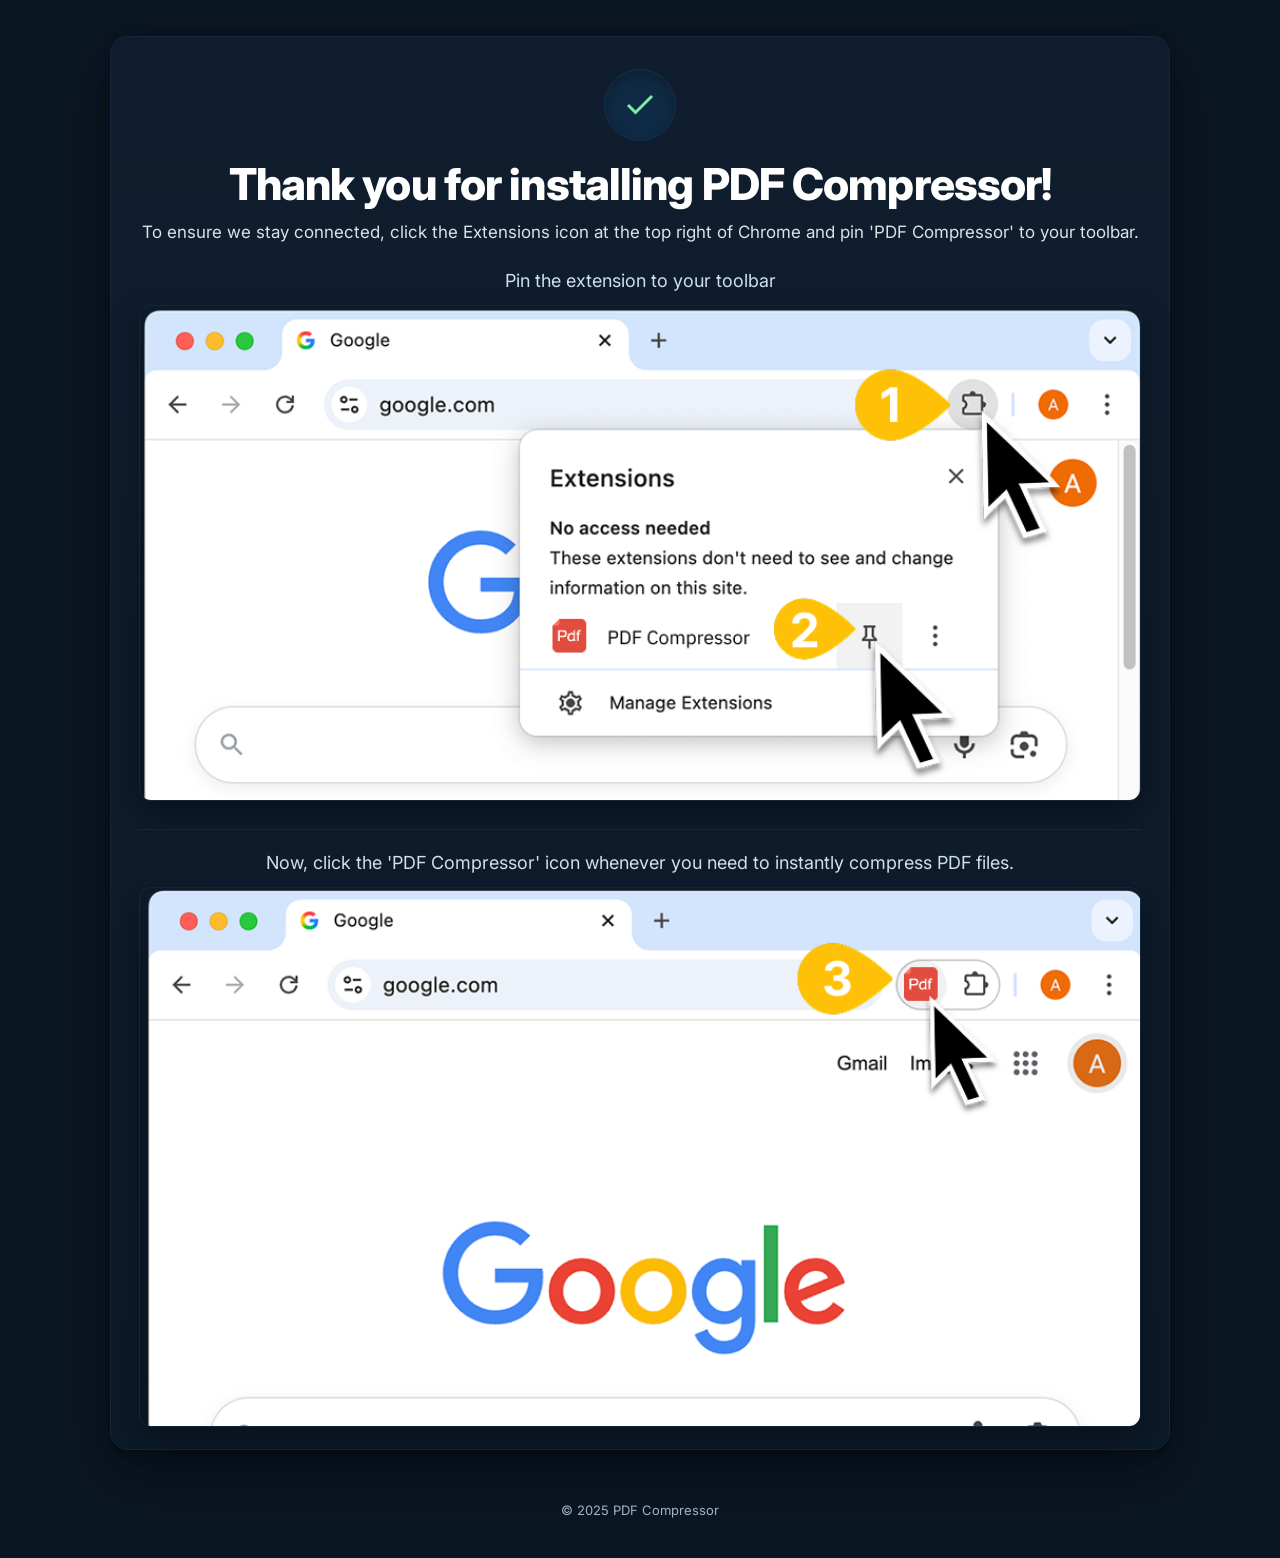
<file: welcome.html>
<!DOCTYPE html>
<html lang="en">
<head>
  <meta charset="utf-8" />
  <meta name="viewport" content="width=device-width, initial-scale=1" />
  <title>PDF Compressor — Welcome</title>
  <meta name="description" content="Welcome page for PDF Compressor Chrome extension." />

  <!-- Favicons -->
  <link rel="icon" type="image/png" href="/favicon-96x96.png" sizes="96x96" />
  <link rel="icon" type="image/svg+xml" href="/favicon.svg" />
  <link rel="shortcut icon" href="/favicon.ico" />
  <link rel="apple-touch-icon" sizes="180x180" href="/apple-touch-icon.png" />
  <link rel="manifest" href="/site.webmanifest" />
  
  <!-- Typography -->
  <link rel="preconnect" href="https://fonts.googleapis.com">
  <link rel="preconnect" href="https://fonts.gstatic.com" crossorigin>
  <link href="https://fonts.googleapis.com/css2?family=Inter:wght@400;600;700;800&display=swap" rel="stylesheet">

  <style>
    :root{
      --brand:#0A1625;      /* фирменный тёмный */
      --body:#0b1623;       /* общий фон страницы */
      --card-bg:#0f1d2e;    /* фон карточки */
      --card-bg-2:#0c1a29;  /* нижний градиент карточки */
      --card-border:#12263c;
      --text-hero:#e6edf3;
      --text-muted:#cfe0ef;
      --muted:#9fb3c8;
      --radius:18px;
      --shadow:0 24px 60px rgba(0,0,0,.35), 0 3px 10px rgba(0,0,0,.25);
    }

    *{box-sizing:border-box}
    html,body{height:100%}
    body{
      margin:0;
      font-family: Inter, system-ui, -apple-system, "Segoe UI", Roboto, Helvetica, Arial, sans-serif;
      background: var(--body);
      color:#dbe7f3;
    }

    /* контейнер страницы */
    .wrap{
      max-width: 1100px;
      margin: 36px auto 32px;
      padding: 0 20px;
    }

    /* единая «панель»-карточка */
    .panel{
      background: linear-gradient(180deg, var(--card-bg), var(--card-bg-2));
      border: 1px solid var(--card-border);
      border-radius: var(--radius);
      box-shadow: var(--shadow);
      padding: 28px 28px 22px;
    }

    /* шапка внутри панели */
    .panel__header{
      text-align:center;
      margin-bottom: 28px;
    }
    .panel__icon{
      display:inline-flex; align-items:center; justify-content:center;
      width:72px; height:72px; border-radius:50%;
      background:#0f2a44; border:1px solid #12314e; color:#7ceba3;
      box-shadow: 0 4px 12px rgba(0,0,0,.25) inset;
      margin: 4px auto 18px;
    }
    .panel__icon svg{ width:36px; height:36px; stroke: currentColor; }

    .panel__header h1{
      font-size: clamp(28px, 4.4vw, 44px);
      line-height:1.15; letter-spacing:-.02em;
      margin:0 0 12px; font-weight: 800; color:#fff;
      text-wrap: balance;
    }
    .panel__header p{
      margin:0; font-size: 17px; color: var(--text-hero);
      opacity:.95;
    }

    /* секции внутри панели */
    .panel__section + .panel__section{
      margin-top: 28px;
      padding-top: 22px;
      border-top: 1px solid rgba(255,255,255,.06);
    }
    .panel__caption{
      color: var(--text-muted);
      font-size: clamp(16px, 2.1vw, 18px);
      margin: 0 0 14px;
      text-align: center;
    }
    .panel__media{
      display:block; width:100%; height:auto;
      border-radius: 12px;
      border: 1px solid var(--card-border);
      box-shadow: 0 12px 30px rgba(0,0,0,.35);
      /* Уменьшаем высоту изображений, чтобы показать часть второго экрана */
      max-height: 60vh;
      object-fit: cover;
      object-position: top;
    }

    footer{
      color: var(--muted);
      text-align:center;
      font-size: 13px;
      padding: 20px 16px 40px;
    }
  </style>
</head>
<body>

  <main class="wrap">
    <section class="panel" aria-label="Welcome and how-to">
      <div class="panel__header">
        <div class="panel__icon" aria-hidden="true">
          <!-- зелёная «галочка» -->
          <svg viewBox="0 0 24 24" fill="none" stroke-width="2">
            <path d="M20 6L9 17l-5-5" />
          </svg>
        </div>
        <h1>Thank you for installing PDF Compressor!</h1>
        <p>To ensure we stay connected, click the Extensions icon at the top right of Chrome and pin 'PDF Compressor' to your toolbar.</p>
      </div>

      <div class="panel__section">
        <p class="panel__caption">Pin the extension to your toolbar</p>
        <img class="panel__media" src="Landing_Screen_1_PDF Compressor.png" alt="Step 1 — pin PDF Compressor to the toolbar" />
      </div>

      <div class="panel__section">
        <p class="panel__caption">Now, click the 'PDF Compressor' icon whenever you need to instantly compress PDF files.</p>
        <img class="panel__media" src="Landing_Screen_2_PDF Compressor.png" alt="Step 2 — click the PDF Compressor icon" />
      </div>
    </section>
  </main>

  <footer>© 2025 PDF Compressor</footer>
</body>
</html>
</file>
<file: shared/base.css>
/* Shared base.css — common structure/behavior across all 4 product sites.
   Only --accent is overridden per site; everything else stays identical so the
   4 copies can be diffed/kept in sync. Load this BEFORE the page's own <style>
   block, which should only contain what's unique to that page. */

:root {
  --brand: #0A1625;
  --body: #0b1623;
  --card-bg: #0f1d2e;
  --card-bg-2: #0c1a29;
  --card-border: #12263c;
  --text-hero: #e6edf3;
  --text-muted: #cfe0ef;
  --muted: #9fb3c8;
  --radius: 18px;
  --accent: #3b82f6; /* OVERRIDE per site: pdf-compressor/invoice-template keep this blue,
                        bulk-image-downloader uses #ff4757, bulk-image-resizer keeps its
                        own current accent — set via a :root override AFTER this file loads */
  --accent-hover: color-mix(in srgb, var(--accent) 85%, black);
  --accent-light: color-mix(in srgb, var(--accent) 75%, white);
  --shadow: 0 24px 60px rgba(0, 0, 0, .35), 0 3px 10px rgba(0, 0, 0, .25);
  --shadow-sm: 0 8px 25px rgba(0, 0, 0, .2);
  --container-max: 1200px;
  --gap-section: clamp(40px, 8vw, 80px);
}

* { box-sizing: border-box; }
html, body { height: 100%; }
body {
  margin: 0;
  font-family: Inter, system-ui, -apple-system, "Segoe UI", Roboto, Helvetica, Arial, sans-serif;
  background: var(--body);
  color: #dbe7f3;
  line-height: 1.6;
}

/* Fallback colour for unclassed in-text links: the browser default (#0000ee) is
   unreadable on the dark background. Element-level specificity, so any page or
   component rule (.nav a, .btn-primary, footer a, ...) still overrides it. */
a {
  color: var(--accent-light);
}

/* ---------- Shared layout containers ---------- */

.wrap,
.main {
  max-width: var(--container-max);
  margin: 0 auto;
  padding: 0 20px;
}

.article {
  max-width: 780px;
  margin: 0 auto;
}

/* ---------- Header / nav ---------- */

.header {
  background: linear-gradient(180deg, var(--card-bg), var(--card-bg-2));
  border-bottom: 1px solid var(--card-border);
  padding: 20px 0;
  position: sticky;
  top: 0;
  z-index: 100;
}

.header-content {
  max-width: var(--container-max);
  margin: 0 auto;
  padding: 0 20px;
  display: flex;
  align-items: center;
  justify-content: space-between;
  gap: 16px;
}

.logo {
  display: flex;
  align-items: center;
  gap: 12px;
  font-size: 20px;
  font-weight: 700;
  color: #fff;
  text-decoration: none;
  flex-shrink: 0;
}

.logo-icon {
  width: 32px;
  height: 32px;
  background: var(--accent);
  border-radius: 8px;
  display: flex;
  align-items: center;
  justify-content: center;
  color: white;
  font-weight: 800;
  flex-shrink: 0;
}

.nav {
  display: flex;
  gap: 24px;
  align-items: center;
  flex-wrap: wrap;
  justify-content: flex-end;
}

.nav-link,
.nav a {
  color: var(--text-muted);
  text-decoration: none;
  font-weight: 500;
  transition: color 0.2s;
}

.nav-link:hover,
.nav a:hover {
  color: #fff;
}

/* Header-less pages (nav sits directly inside .wrap): centre it and give it breathing room */
.wrap > .nav {
  justify-content: center;
  margin: 40px 0;
}

.cta-button {
  background: linear-gradient(135deg, var(--accent), var(--accent-hover));
  color: white;
  padding: 12px 24px;
  border-radius: 12px;
  text-decoration: none;
  font-weight: 600;
  transition: all 0.2s;
  box-shadow: var(--shadow-sm);
  white-space: nowrap;
}

.cta-button:hover {
  transform: translateY(-2px);
  box-shadow: 0 12px 35px rgba(0, 0, 0, 0.3);
}

/* ---------- Hero ---------- */

.hero {
  text-align: center;
  padding: 80px 0 60px;
}

.hero h1 {
  font-size: clamp(30px, 5vw, 56px);
  font-weight: 800;
  line-height: 1.2;
  margin: 0 0 20px;
  background: linear-gradient(135deg, #fff, var(--text-hero));
  -webkit-background-clip: text;
  -webkit-text-fill-color: transparent;
  background-clip: text;
}

.hero .meta {
  color: var(--muted);
  font-size: 15px;
  margin-bottom: 20px;
}

.hero p {
  font-size: clamp(17px, 2.5vw, 22px);
  color: var(--text-muted);
  margin: 0 0 32px;
  max-width: 680px;
  margin-left: auto;
  margin-right: auto;
}

.hero-cta {
  display: flex;
  gap: 16px;
  justify-content: center;
  flex-wrap: wrap;
}

.btn-primary {
  background: linear-gradient(135deg, var(--accent), var(--accent-hover));
  color: white;
  padding: 16px 32px;
  border-radius: 16px;
  text-decoration: none;
  font-weight: 700;
  font-size: 18px;
  transition: all 0.2s;
  box-shadow: var(--shadow);
  text-align: center;
}

.btn-primary:hover {
  transform: translateY(-3px);
  box-shadow: 0 20px 50px rgba(0, 0, 0, 0.4);
}

.btn-secondary {
  background: transparent;
  color: var(--text-muted);
  padding: 16px 32px;
  border: 2px solid var(--card-border);
  border-radius: 16px;
  text-decoration: none;
  font-weight: 600;
  font-size: 18px;
  transition: all 0.2s;
  text-align: center;
}

.btn-secondary:hover {
  border-color: var(--accent);
  color: var(--accent);
}

/* ---------- Section headers ---------- */

.section-header {
  text-align: center;
  margin-bottom: 60px;
}

.section-title {
  font-size: clamp(28px, 4vw, 44px);
  font-weight: 800;
  margin: 0 0 16px;
  color: #fff;
}

.section-subtitle {
  font-size: clamp(16px, 2vw, 20px);
  color: var(--text-muted);
  margin: 0;
  max-width: 700px;
  margin-left: auto;
  margin-right: auto;
}

/* ---------- Feature / card grids (mobile-safe: no minmax(300px,...) on narrow screens) ---------- */

.features-grid,
.features {
  display: grid;
  grid-template-columns: repeat(auto-fit, minmax(260px, 1fr));
  gap: 28px;
  margin-top: 40px;
}

.feature-card {
  background: linear-gradient(180deg, var(--card-bg), var(--card-bg-2));
  border: 1px solid var(--card-border);
  border-radius: var(--radius);
  padding: 28px;
  text-align: center;
}

.feature-icon {
  width: 60px;
  height: 60px;
  background: linear-gradient(135deg, var(--accent), var(--accent-light));
  border-radius: 16px;
  display: flex;
  align-items: center;
  justify-content: center;
  margin: 0 auto 20px;
  font-size: 26px;
}

.feature-title,
.feature-card h3 {
  font-size: 20px;
  font-weight: 700;
  margin: 0 0 12px;
  color: #fff;
}

.feature-description,
.feature-card p {
  color: var(--text-muted);
  margin: 0;
  line-height: 1.6;
}

/* ---------- Benefits / checklist ---------- */

.benefits-list {
  list-style: none;
  padding: 0;
  margin: 0;
}

.benefits-list li {
  display: flex;
  align-items: flex-start;
  gap: 12px;
  margin-bottom: 16px;
  color: var(--text-muted);
}

.benefits-list li::before {
  content: "✓";
  color: var(--accent);
  font-weight: 700;
  font-size: 18px;
}

/* ---------- Article body (blog/guide copy) ---------- */

.article-body {
  padding: 20px 0 60px;
}

.article-body h2 {
  font-size: clamp(24px, 3vw, 32px);
  font-weight: 800;
  color: #fff;
  margin: 48px 0 16px;
}

.article-body h3 {
  font-size: 20px;
  font-weight: 700;
  color: #fff;
  margin: 32px 0 12px;
}

.article-body p {
  font-size: 17px;
  color: var(--text-muted);
  margin: 0 0 20px;
}

.article-body a {
  color: var(--accent-light);
}

.article-body ul,
.article-body ol {
  color: var(--text-muted);
  font-size: 17px;
  padding-left: 24px;
  margin: 0 0 20px;
}

.article-body li {
  margin-bottom: 10px;
}

.callout {
  background: linear-gradient(180deg, var(--card-bg), var(--card-bg-2));
  border: 1px solid var(--card-border);
  border-radius: var(--radius);
  padding: 24px 28px;
  margin: 32px 0;
}

.callout p {
  margin: 0;
}

/* ---------- Comparison tables: desktop = table, mobile (<=768px) = stacked cards ---------- */

.compare-table-wrap,
.comparison-table-wrap {
  overflow-x: auto;
  margin: 32px 0;
  border: 1px solid var(--card-border);
  border-radius: var(--radius);
}

table.compare-table,
table.comparison-table {
  width: 100%;
  border-collapse: collapse;
  font-size: 16px;
}

table.compare-table th,
table.compare-table td,
table.comparison-table th,
table.comparison-table td {
  padding: 16px 18px;
  text-align: left;
  border-bottom: 1px solid var(--card-border);
  color: var(--text-muted);
}

table.compare-table th,
table.comparison-table th {
  background: var(--card-bg-2);
  color: #fff;
  font-weight: 700;
}

table.compare-table tr:last-child td,
table.comparison-table tr:last-child td {
  border-bottom: none;
}

table.compare-table td.dash {
  color: var(--muted);
}

.table-footnote {
  font-size: 14px;
  color: var(--muted);
  margin: -12px 0 32px;
}

/* ---------- CTA / Footer ---------- */

.cta-section {
  padding: 60px 0;
  text-align: center;
  background: linear-gradient(135deg, var(--card-bg), var(--card-bg-2));
  border-radius: var(--radius);
  margin: 40px 0;
}

.cta-section h2 {
  font-size: clamp(28px, 4vw, 40px);
  font-weight: 800;
  margin: 0 0 16px;
  color: #fff;
}

.cta-section p {
  font-size: 18px;
  color: var(--text-muted);
  margin: 0 0 32px;
}

.footer {
  border-top: 1px solid var(--card-border);
  padding: 40px 0;
  text-align: center;
  color: var(--muted);
}

.footer a {
  color: var(--text-muted);
}

/* ================= Responsive: 3 required breakpoints ================= */

/* Tablet: mainly guard against comparison-table overflow and 2-col grids getting tight */
@media (max-width: 1024px) {
  .features-grid,
  .features {
    gap: 20px;
  }
}

/* Main breakpoint — every page must behave correctly here */
@media (max-width: 768px) {
  .header-content {
    flex-direction: column;
    gap: 14px;
    align-items: stretch;
  }

  .nav {
    gap: 14px;
    justify-content: center;
  }

  .hero {
    padding: 44px 0 32px;
  }

  .hero-cta {
    flex-direction: column;
    align-items: center;
  }

  .features-grid,
  .features {
    grid-template-columns: 1fr;
  }

  .section-header {
    margin-bottom: 36px;
  }

  /* Comparison tables become stacked cards instead of a horizontally-scrolling table.
     Requires each <td> to carry data-label="<column header text>" in markup. */
  .compare-table-wrap table,
  .comparison-table-wrap table {
    border: 0;
  }

  .compare-table-wrap table thead,
  .comparison-table-wrap table thead {
    display: none;
  }

  .compare-table-wrap table tr,
  .comparison-table-wrap table tr {
    display: block;
    border-bottom: 1px solid var(--card-border);
    padding: 16px 18px;
  }

  .compare-table-wrap table tr:last-child,
  .comparison-table-wrap table tr:last-child {
    border-bottom: 0;
  }

  .compare-table-wrap table td,
  .comparison-table-wrap table td {
    display: block;
    border-bottom: none;
    padding: 6px 0;
  }

  .compare-table-wrap table td[data-label]::before,
  .comparison-table-wrap table td[data-label]::before {
    content: attr(data-label);
    display: block;
    font-size: 12px;
    font-weight: 700;
    text-transform: uppercase;
    letter-spacing: .04em;
    color: var(--muted);
    margin-bottom: 4px;
  }

  table.compare-table td:first-child,
  table.comparison-table td:first-child {
    color: #fff;
    font-weight: 700;
  }
}

/* Small phones */
@media (max-width: 480px) {
  .hero {
    padding: 36px 0 24px;
  }

  .btn-primary,
  .btn-secondary,
  .cta-button {
    width: 100%;
  }

  .hero-cta {
    width: 100%;
  }
}
</file>
